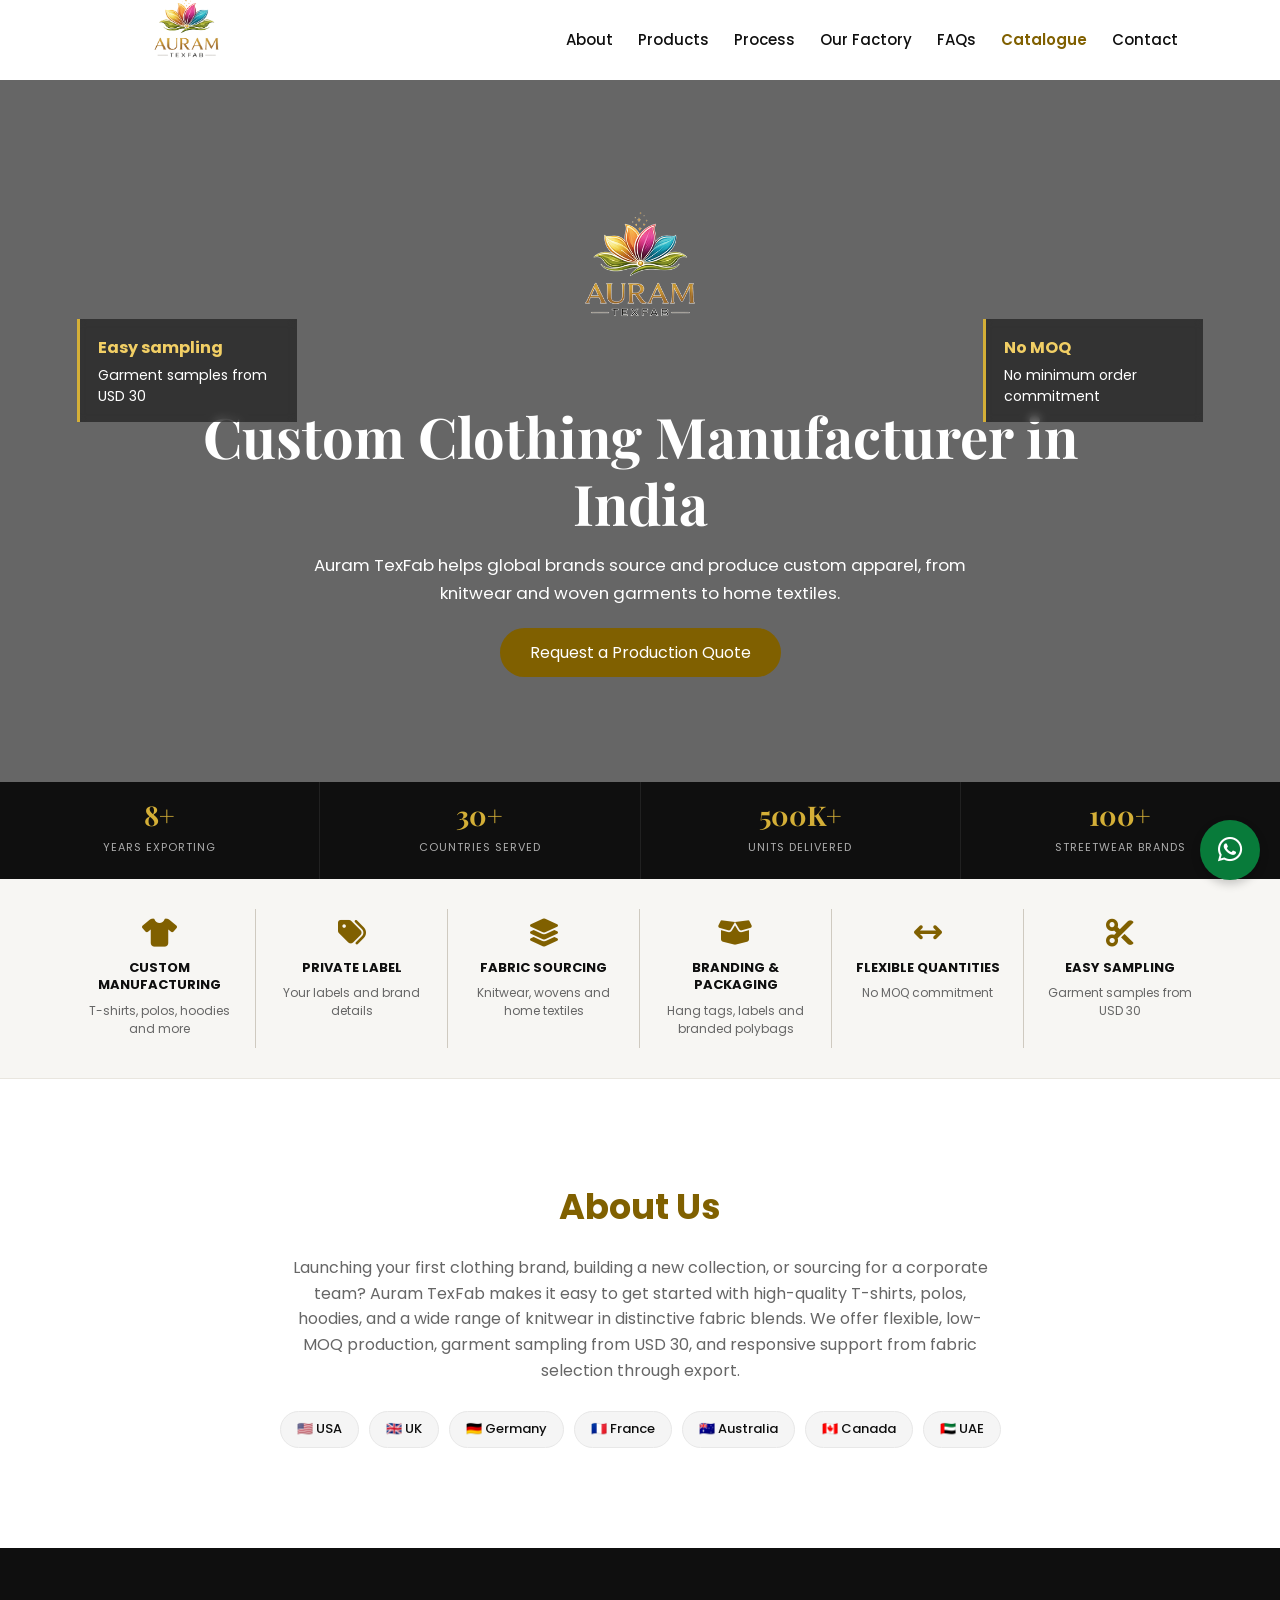
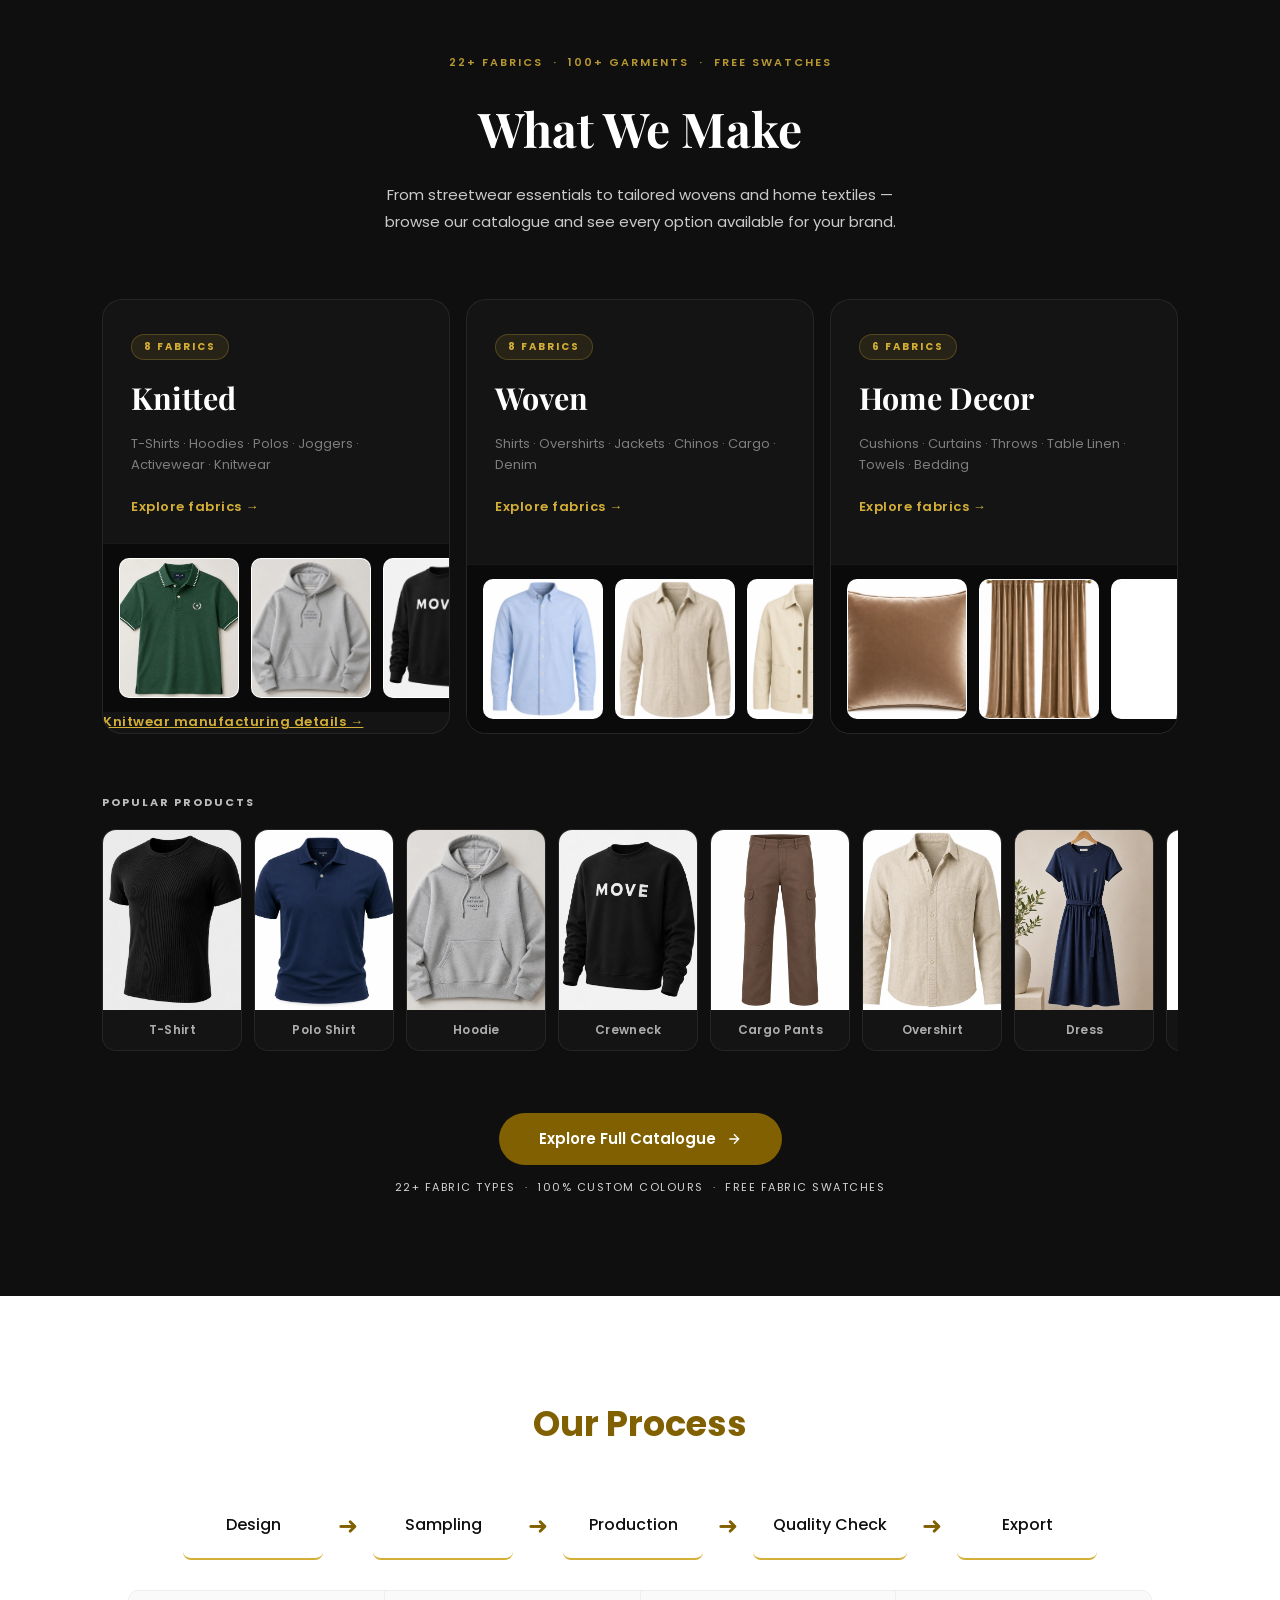
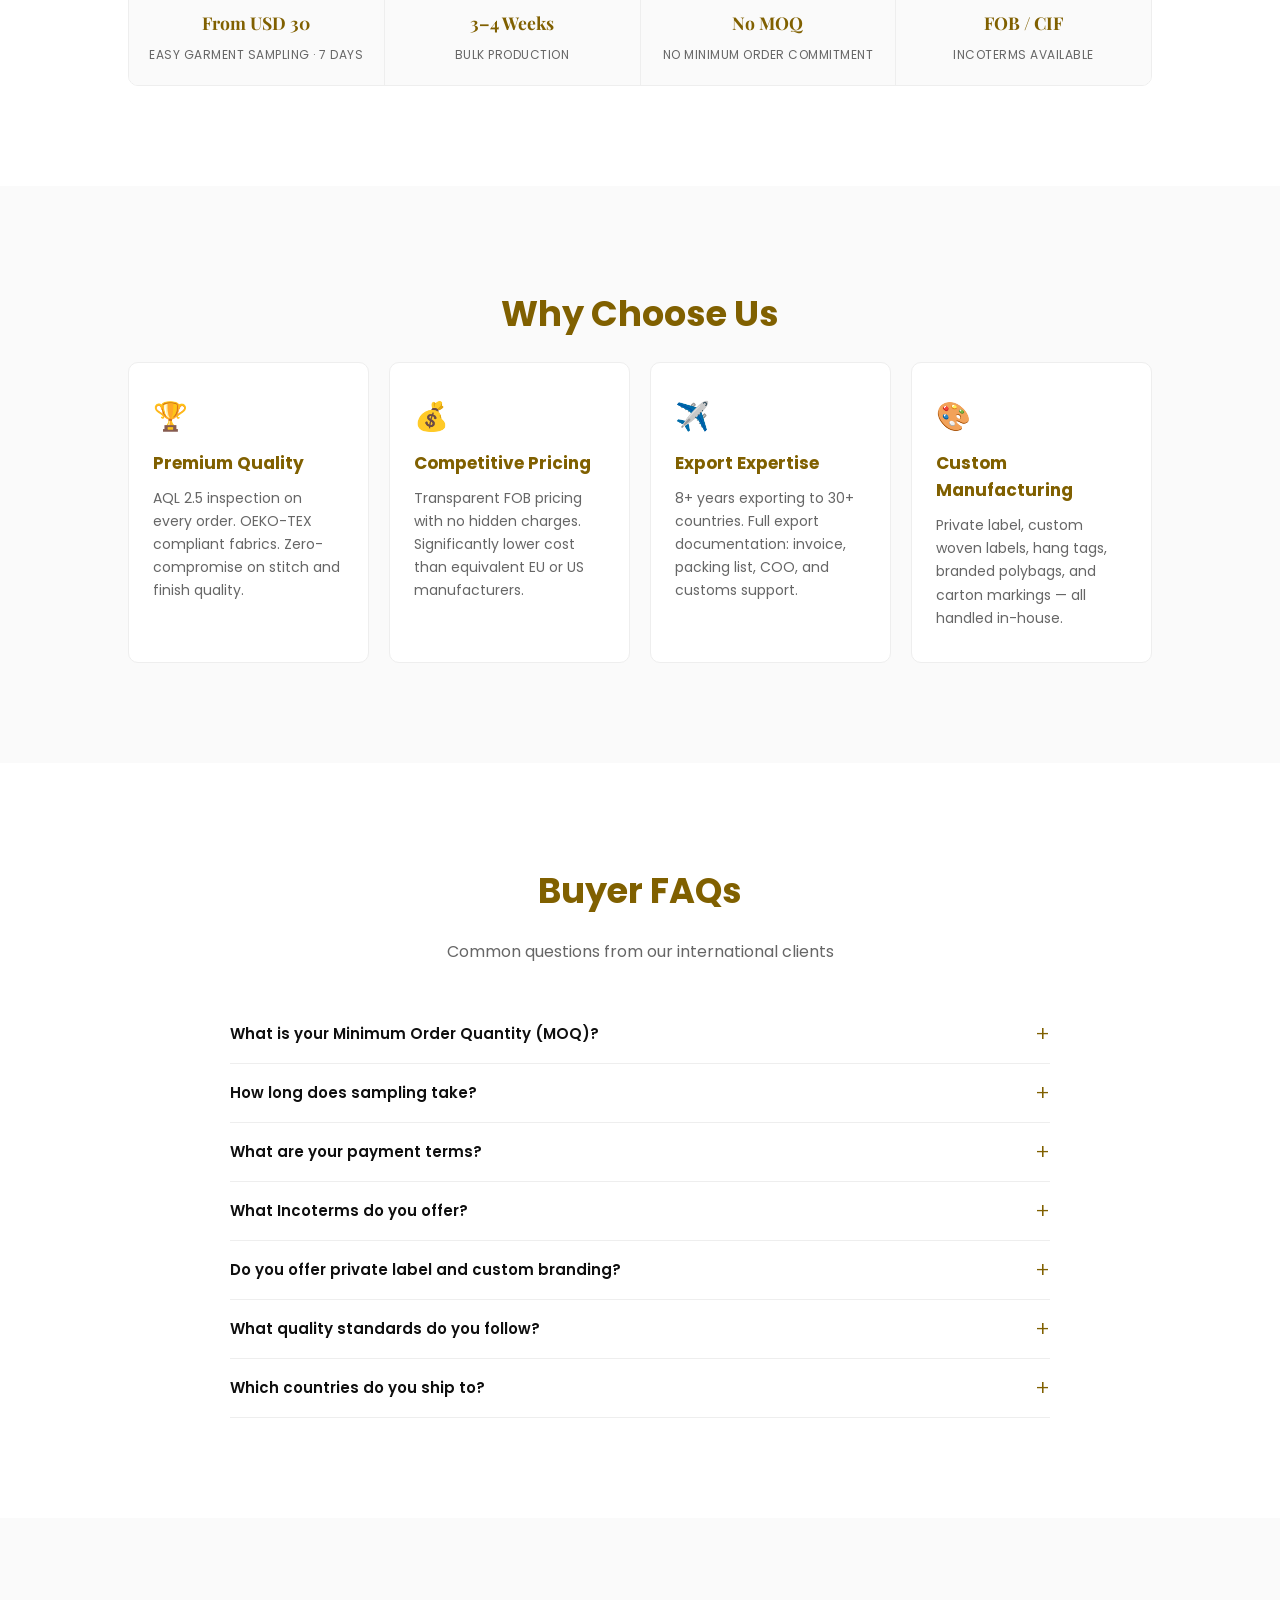
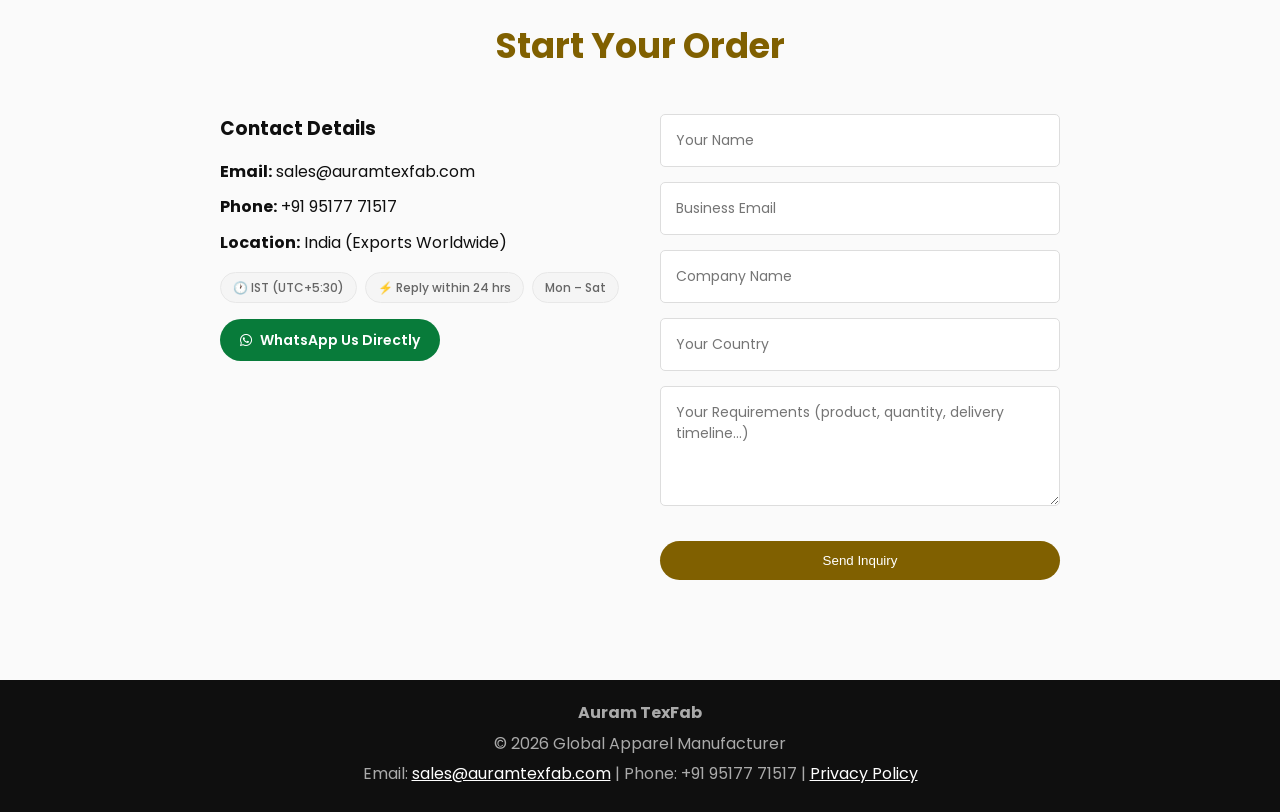
<file: index.html>
<!doctype html>
<html lang="en">
  <head>
<!-- Google tag (gtag.js) -->
<script async src="https://www.googletagmanager.com/gtag/js?id=G-LCKVNH53ZQ"></script>
<script>
  window.dataLayer = window.dataLayer || [];
  function gtag(){dataLayer.push(arguments);}
  gtag('js', new Date());
  gtag('config', 'G-LCKVNH53ZQ');
</script>
    <meta charset="UTF-8" />
    <meta name="viewport" content="width=device-width, initial-scale=1.0" />

        <meta name="description" content="Auram TexFab manufactures custom apparel in India for global brands. Explore knitwear, woven garments and home textiles, or request a production quote." />
    <link rel="canonical" href="https://www.auramtexfab.com/" />
<link rel="icon" type="image/png" sizes="128x128" href="/favicon.png" />
    <title>Custom Clothing Manufacturer in India | Auram TexFab</title>
    <script type="application/ld+json">
      {
        "@context": "https://schema.org",
        "@type": "Organization",
        "@id": "https://www.auramtexfab.com/#organization",
        "name": "Auram TexFab",
        "url": "https://www.auramtexfab.com/",
        "description": "Auram TexFab is a premium apparel solutions partner based in India, serving the USA, UK, Europe, and global markets with export-quality garments.",
        "logo": {
          "@type": "ImageObject",
          "url": "https://www.auramtexfab.com/favicon.png",
          "width": 128,
          "height": 128
        },
        "contactPoint": {
          "@type": "ContactPoint",
          "contactType": "Sales",
          "email": "sales@auramtexfab.com",
          "telephone": "+91 95177 71517",
          "availableLanguage": "English"
        }
      }
    </script>

    <link rel="stylesheet" href="Style.css" />
    <link rel="preconnect" href="https://cdnjs.cloudflare.com" crossorigin />
    <link rel="preload" href="https://cdnjs.cloudflare.com/ajax/libs/font-awesome/6.5.0/css/all.min.css" as="style" onload="this.onload=null;this.rel='stylesheet'" />
    <noscript><link rel="stylesheet" href="https://cdnjs.cloudflare.com/ajax/libs/font-awesome/6.5.0/css/all.min.css" /></noscript>
  
    <link rel="preconnect" href="https://fonts.googleapis.com" />
    <link rel="preconnect" href="https://fonts.gstatic.com" crossorigin />
    <link rel="preload" href="https://fonts.googleapis.com/css2?family=Playfair+Display:wght@600&amp;family=Poppins:wght@300;400;500;600&amp;display=swap" as="style" onload="this.onload=null;this.rel='stylesheet'" />
    <noscript><link rel="stylesheet" href="https://fonts.googleapis.com/css2?family=Playfair+Display:wght@600&amp;family=Poppins:wght@300;400;500;600&amp;display=swap" /></noscript>
  </head>

  <body>
    <!-- NAV -->
    <nav class="nav">
      <a href="index.html"
        ><img src="LogoOptimized.svg" class="nav-logo" alt="Auram TexFab Logo"
       width="512" height="341" decoding="async"/></a>

      <button class="nav-toggle" id="navToggle" aria-label="Toggle navigation">
        &#9776;
      </button>

      <div class="nav-links" id="navLinks">
        <a href="index.html#about">About</a>
        <a href="index.html#products">Products</a>
        <a href="index.html#process">Process</a>
        <a href="gallery.html">Our Factory</a>
        <a href="index.html#faq">FAQs</a>
        <a href="catalogue/index.html">Catalogue</a>
        <a href="index.html#contact">Contact</a>
      </div>
    </nav>

    <!-- HERO -->
    <section class="hero bg-home">
      <div class="overlay"></div>

      <div class="hero-content">
        <img src="LogoOptimized.svg" class="hero-logo" alt="Auram TexFab Hero Logo"  width="512" height="341" fetchpriority="high" decoding="async"/>
        <h1>Custom Clothing Manufacturer in India</h1>
        <p class="hero-description">Auram TexFab helps global brands source and produce custom apparel, from knitwear and woven garments to home textiles.</p>
        <a href="#contact" class="btn">Request a Production Quote</a>
      </div>
      <div class="hero-highlights" aria-label="Sampling and order details">
        <div class="hero-highlight hero-highlight-left">
          <strong>Easy sampling</strong>
          <span>Garment samples from USD 30</span>
        </div>
        <div class="hero-highlight hero-highlight-right">
          <strong>No MOQ</strong>
          <span>No minimum order commitment</span>
        </div>
      </div>
    </section>

    <!-- TRUST BAR -->
    <div class="trust-bar">
      <div class="trust-bar-item">
        <strong>8+</strong>
        <span>Years Exporting</span>
      </div>
      <div class="trust-bar-item">
        <strong>30+</strong>
        <span>Countries Served</span>
      </div>
      <div class="trust-bar-item">
        <strong>500K+</strong>
        <span>Units Delivered</span>
      </div>
      <div class="trust-bar-item">
        <strong>100+</strong>
        <span>Streetwear Brands</span>
      </div>
    </div>

    <section class="service-strip" aria-label="Manufacturing services">
      <div class="service-strip-item">
        <i class="fa-solid fa-shirt" aria-hidden="true"></i>
        <h2>Custom Manufacturing</h2>
        <p>T-shirts, polos, hoodies and more</p>
      </div>
      <div class="service-strip-item">
        <i class="fa-solid fa-tags" aria-hidden="true"></i>
        <h2>Private Label</h2>
        <p>Your labels and brand details</p>
      </div>
      <div class="service-strip-item">
        <i class="fa-solid fa-layer-group" aria-hidden="true"></i>
        <h2>Fabric Sourcing</h2>
        <p>Knitwear, wovens and home textiles</p>
      </div>
      <div class="service-strip-item">
        <i class="fa-solid fa-box-open" aria-hidden="true"></i>
        <h2>Branding &amp; Packaging</h2>
        <p>Hang tags, labels and branded polybags</p>
      </div>
      <div class="service-strip-item">
        <i class="fa-solid fa-arrows-left-right" aria-hidden="true"></i>
        <h2>Flexible Quantities</h2>
        <p>No MOQ commitment</p>
      </div>
      <div class="service-strip-item">
        <i class="fa-solid fa-scissors" aria-hidden="true"></i>
        <h2>Easy Sampling</h2>
        <p>Garment samples from USD 30</p>
      </div>
    </section>

    <!-- ABOUT -->
    <section id="about" class="section">
      <h2>About Us</h2>
      <p class="sub-text">
        Launching your first clothing brand, building a new collection, or
        sourcing for a corporate team? Auram TexFab makes it easy to get started
        with high-quality T-shirts, polos, hoodies, and a wide range of knitwear
        in distinctive fabric blends. We offer flexible, low-MOQ production,
        garment sampling from USD 30, and responsive support from fabric
        selection through export.
      </p>

      <div class="market-flags">
        <span class="market-flag">🇺🇸 USA</span>
        <span class="market-flag">🇬🇧 UK</span>
        <span class="market-flag">🇩🇪 Germany</span>
        <span class="market-flag">🇫🇷 France</span>
        <span class="market-flag">🇦🇺 Australia</span>
        <span class="market-flag">🇨🇦 Canada</span>
        <span class="market-flag">🇦🇪 UAE</span>
      </div>
    </section>

    <!-- COLLECTION -->
    <section id="products" class="collection-section">
      <div class="collection-inner">
        <div class="collection-head">
          <span class="collection-eyebrow"
            >22+ Fabrics &nbsp;·&nbsp; 100+ Garments &nbsp;·&nbsp; Free
            Swatches</span
          >
          <h2>What We Make</h2>
          <p class="collection-sub">
            From streetwear essentials to tailored wovens and home textiles —
            browse our catalogue and see every option available for your
            brand.
          </p>
        </div>

        <div class="collection-cats">
          <div class="ccat">
            <a href="catalogue/index.html#knitted" class="ccat-link-wrap">
              <div class="ccat-top">
                <span class="ccat-tag">8 Fabrics</span>
                <h3>Knitted</h3>
                <p>
                  T-Shirts · Hoodies · Polos · Joggers · Activewear · Knitwear
                </p>
                <span class="ccat-cta">Explore fabrics →</span>
              </div>
            </a>
            <div class="ccat-imgs">
              <a href="catalogue/index.html#knitted" class="ccat-img-link"
                ><img src="catalogue/images/polo.webp" alt="Polo"
               width="120" height="140" loading="lazy" decoding="async"/></a>
              <a href="catalogue/index.html#knitted" class="ccat-img-link"
                ><img src="catalogue/images/hooodie.webp" alt="Hoodie"
               width="120" height="140" loading="lazy" decoding="async"/></a>
              <a href="catalogue/index.html#knitted" class="ccat-img-link"
                ><img
                  src="catalogue/images/heavyweight_crew_neck.webp"
                  alt="Crewneck"
               width="120" height="140" loading="lazy" decoding="async"/></a>
            </div>
            <a href="knitwear.html" class="ccat-cta">Knitwear manufacturing details →</a>
          </div>

          <div class="ccat">
            <a href="catalogue/index.html#woven" class="ccat-link-wrap">
              <div class="ccat-top">
                <span class="ccat-tag">8 Fabrics</span>
                <h3>Woven</h3>
                <p>Shirts · Overshirts · Jackets · Chinos · Cargo · Denim</p>
                <span class="ccat-cta">Explore fabrics →</span>
              </div>
            </a>
            <div class="ccat-imgs">
              <a href="catalogue/index.html#woven" class="ccat-img-link"
                ><img
                  src="catalogue/images/shirt_oxford.webp"
                  alt="Oxford Shirt"
               width="120" height="140" loading="lazy" decoding="async"/></a>
              <a href="catalogue/index.html#woven" class="ccat-img-link"
                ><img
                  src="catalogue/images/overshirt_linen.webp"
                  alt="Linen Overshirt"
               width="120" height="140" loading="lazy" decoding="async"/></a>
              <a href="catalogue/index.html#woven" class="ccat-img-link"
                ><img
                  src="catalogue/images/jacket_canvas.webp"
                  alt="Canvas Jacket"
               width="120" height="140" loading="lazy" decoding="async"/></a>
            </div>
          </div>

          <div class="ccat">
            <a href="catalogue/index.html#homedecor" class="ccat-link-wrap">
              <div class="ccat-top">
                <span class="ccat-tag">6 Fabrics</span>
                <h3>Home Decor</h3>
                <p>
                  Cushions · Curtains · Throws · Table Linen · Towels · Bedding
                </p>
                <span class="ccat-cta">Explore fabrics →</span>
              </div>
            </a>
            <div class="ccat-imgs">
              <a href="catalogue/index.html#homedecor" class="ccat-img-link"
                ><img
                  src="catalogue/images/cushion_velvet.webp"
                  alt="Velvet Cushion"
               width="120" height="140" loading="lazy" decoding="async"/></a>
              <a href="catalogue/index.html#homedecor" class="ccat-img-link"
                ><img
                  src="catalogue/images/curtain_velvet.webp"
                  alt="Velvet Curtain"
               width="120" height="140" loading="lazy" decoding="async"/></a>
              <a href="catalogue/index.html#homedecor" class="ccat-img-link"
                ><img
                  src="catalogue/images/throw_velvet.webp"
                  alt="Velvet Throw"
               width="120" height="140" loading="lazy" decoding="async"/></a>
              <a href="catalogue/index.html#homedecor" class="ccat-img-link"
                ><img src="catalogue/images/bed_linen.webp" alt="Bed Linen"
               width="120" height="140" loading="lazy" decoding="async"/></a>
              <a href="catalogue/index.html#homedecor" class="ccat-img-link"
                ><img src="catalogue/images/towel_terry.webp" alt="Terry Towel"
               width="120" height="140" loading="lazy" decoding="async"/></a>
              <a href="catalogue/index.html#homedecor" class="ccat-img-link"
                ><img
                  src="catalogue/images/tablemat_linen.webp"
                  alt="Linen Tablemat"
               width="120" height="140" loading="lazy" decoding="async"/></a>
              <a href="catalogue/index.html#homedecor" class="ccat-img-link"
                ><img
                  src="catalogue/images/cushion_felt.webp"
                  alt="Felt Cushion"
               width="120" height="140" loading="lazy" decoding="async"/></a>
              <a href="catalogue/index.html#homedecor" class="ccat-img-link"
                ><img
                  src="catalogue/images/pillowcover_velvet.webp"
                  alt="Velvet Pillowcover"
               width="120" height="140" loading="lazy" decoding="async"/></a>
            </div>
          </div>
        </div>

        <div class="pstrip-wrap">
          <div class="pstrip-label">Popular Products</div>
          <div class="product-strip">
            <a href="catalogue/index.html" class="pstrip-item"
              ><img
                src="catalogue/images/ribknit_tshirt.webp"
                alt=""
               width="225" height="180" loading="lazy" decoding="async"/><span>T-Shirt</span></a
            >
            <a href="catalogue/index.html" class="pstrip-item"
              ><img
                src="catalogue/images/polo_interlock.webp"
                alt=""
               width="225" height="180" loading="lazy" decoding="async"/><span>Polo Shirt</span></a
            >
            <a href="catalogue/index.html" class="pstrip-item"
              ><img src="catalogue/images/hooodie.webp" alt=""  width="225" height="180" loading="lazy" decoding="async"/><span
                >Hoodie</span
              ></a
            >
            <a href="catalogue/index.html" class="pstrip-item"
              ><img
                src="catalogue/images/heavyweight_crew_neck.webp"
                alt=""
               width="225" height="180" loading="lazy" decoding="async"/><span>Crewneck</span></a
            >
            <a href="catalogue/index.html" class="pstrip-item"
              ><img src="catalogue/images/cargo_twill.webp" alt=""  width="225" height="180" loading="lazy" decoding="async"/><span
                >Cargo Pants</span
              ></a
            >
            <a href="catalogue/index.html" class="pstrip-item"
              ><img
                src="catalogue/images/overshirt_linen.webp"
                alt=""
               width="225" height="180" loading="lazy" decoding="async"/><span>Overshirt</span></a
            >
            <a href="catalogue/index.html" class="pstrip-item"
              ><img src="catalogue/images/dress.webp" alt=""  width="225" height="180" loading="lazy" decoding="async"/><span
                >Dress</span
              ></a
            >
            <a href="catalogue/index.html" class="pstrip-item"
              ><img
                src="catalogue/images/frenchterry_joggers.webp"
                alt=""
               width="225" height="180" loading="lazy" decoding="async"/><span>Joggers</span></a
            >
            <a href="catalogue/index.html" class="pstrip-item"
              ><img
                src="catalogue/images/jacket_canvas.webp"
                alt=""
               width="225" height="180" loading="lazy" decoding="async"/><span>Jacket</span></a
            >
            <a href="catalogue/index.html" class="pstrip-item"
              ><img
                src="catalogue/images/loungewear.webp"
                alt=""
               width="225" height="180" loading="lazy" decoding="async"/><span>Loungewear</span></a
            >
          </div>
        </div>

        <div class="collection-cta">
          <a href="catalogue/index.html" class="btn-catalogue">
            Explore Full Catalogue
            <svg
              viewBox="0 0 24 24"
              fill="none"
              stroke="currentColor"
              stroke-width="2"
              width="16"
              height="16"
            >
              <path d="M5 12h14M12 5l7 7-7 7" />
            </svg>
          </a>
          <p class="cta-note">
            22+ fabric types &nbsp;·&nbsp; 100% custom colours &nbsp;·&nbsp;
            Free fabric swatches
          </p>
        </div>
      </div>
    </section>

    <!-- PROCESS -->
    <section id="process" class="section">
      <h2>Our Process</h2>

      <div class="process">
        <a class="process-step" href="design.html">Design</a>
        <div class="process-arrow">&#10140;</div>
        <a class="process-step" href="sampling.html">Sampling</a>
        <div class="process-arrow">&#10140;</div>
        <a class="process-step" href="production.html">Production</a>
        <div class="process-arrow">&#10140;</div>
        <a class="process-step" href="quality-control.html">Quality Check</a>
        <div class="process-arrow">&#10140;</div>
        <a class="process-step" href="export.html">Export</a>
      </div>

      <div class="process-timeline">
        <div class="timeline-item">
          <strong>From USD 30</strong>
          <span>Easy garment sampling · 7 days</span>
        </div>
        <div class="timeline-item">
          <strong>3–4 Weeks</strong>
          <span>Bulk Production</span>
        </div>
        <div class="timeline-item">
          <strong>No MOQ</strong>
          <span>No minimum order commitment</span>
        </div>
        <div class="timeline-item">
          <strong>FOB / CIF</strong>
          <span>Incoterms Available</span>
        </div>
      </div>
    </section>

    <!-- WHY US -->
    <section class="section light">
      <h2>Why Choose Us</h2>

      <div class="grid">
        <div class="why-card">
          <div class="why-icon">🏆</div>
          <h3>Premium Quality</h3>
          <p>
            AQL 2.5 inspection on every order. OEKO-TEX compliant fabrics.
            Zero-compromise on stitch and finish quality.
          </p>
        </div>
        <div class="why-card">
          <div class="why-icon">💰</div>
          <h3>Competitive Pricing</h3>
          <p>
            Transparent FOB pricing with no hidden charges. Significantly lower
            cost than equivalent EU or US manufacturers.
          </p>
        </div>
        <div class="why-card">
          <div class="why-icon">✈️</div>
          <h3>Export Expertise</h3>
          <p>
            8+ years exporting to 30+ countries. Full export documentation:
            invoice, packing list, COO, and customs support.
          </p>
        </div>
        <div class="why-card">
          <div class="why-icon">🎨</div>
          <h3>Custom Manufacturing</h3>
          <p>
            Private label, custom woven labels, hang tags, branded polybags, and
            carton markings — all handled in-house.
          </p>
        </div>
      </div>
    </section>

    <!-- FAQ -->
    <section id="faq" class="section">
      <h2>Buyer FAQs</h2>
      <p class="sub-text">Common questions from our international clients</p>

      <div class="faq-list">
        <div class="faq-item">
          <button class="faq-question">
            What is your Minimum Order Quantity (MOQ)?
            <span class="faq-icon">+</span>
          </button>
          <div class="faq-answer">
            We have no minimum order quantity. Whether you're launching a
            capsule collection or scaling a full streetwear line, we work with
            you at any volume. Contact us to discuss your needs.
          </div>
        </div>

        <div class="faq-item">
          <button class="faq-question">
            How long does sampling take?
            <span class="faq-icon">+</span>
          </button>
          <div class="faq-answer">
            Fabric swatches are free so you can review the material before
            committing to an order. Garment samples start at USD 30 and take
            7 days to produce after design and fabric confirmation.
          </div>
        </div>

        <div class="faq-item">
          <button class="faq-question">
            What are your payment terms?
            <span class="faq-icon">+</span>
          </button>
          <div class="faq-answer">
            We accept 30% advance via T/T (bank transfer) with the 70% balance
            payable before shipment. L/C at sight is available for orders above
            $10,000. PayPal is accepted for sample payments.
          </div>
        </div>

        <div class="faq-item">
          <button class="faq-question">
            What Incoterms do you offer?
            <span class="faq-icon">+</span>
          </button>
          <div class="faq-answer">
            We ship FOB (Surat / Mumbai port), CIF to your destination port, and
            Ex-Works from our factory. We work with all major freight forwarders
            and can help coordinate logistics on your behalf.
          </div>
        </div>

        <div class="faq-item">
          <button class="faq-question">
            Do you offer private label and custom branding?
            <span class="faq-icon">+</span>
          </button>
          <div class="faq-answer">
            Yes. We handle custom woven labels, printed care labels, hang tags,
            branded polybag printing, and carton markings with your brand
            details. Full private-label production is available at no extra MOQ.
          </div>
        </div>

        <div class="faq-item">
          <button class="faq-question">
            What quality standards do you follow?
            <span class="faq-icon">+</span>
          </button>
          <div class="faq-answer">
            We follow AQL 2.5 inspection standards on all bulk orders and use
            OEKO-TEX compliant fabrics. Pre-shipment inspections by third-party
            QC agencies (QIMA, Bureau Veritas, SGS) can be arranged at your
            request.
          </div>
        </div>

        <div class="faq-item">
          <button class="faq-question">
            Which countries do you ship to?
            <span class="faq-icon">+</span>
          </button>
          <div class="faq-answer">
            We ship to the USA, UK, Germany, France, Netherlands, Australia,
            Canada, UAE, and 25+ other countries. We are experienced in all
            major international shipping regulations and customs requirements.
          </div>
        </div>
      </div>
    </section>

    <!-- CONTACT -->
    <section id="contact" class="section light">
      <h2>Start Your Order</h2>

      <div class="contact-wrapper">
        <div class="contact-info">
          <h3>Contact Details</h3>
          <p><strong>Email:</strong> sales@auramtexfab.com</p>
          <p><strong>Phone:</strong> +91 95177 71517</p>
          <p><strong>Location:</strong> India (Exports Worldwide)</p>

          <div class="contact-badges">
            <span class="contact-badge">🕐 IST (UTC+5:30)</span>
            <span class="contact-badge">⚡ Reply within 24 hrs</span>
            <span class="contact-badge">Mon – Sat</span>
          </div>

          <a
            href="https://wa.me/919517771517?text=Hi%20Auram%20TexFab%2C%20I%27m%20interested%20in%20placing%20a%20bulk%20order.%20Can%20you%20share%20your%20catalog%20and%20pricing%3F"
            class="contact-wa-link"
            target="_blank"
            rel="noopener"
          >
            <i class="fa-brands fa-whatsapp"></i> WhatsApp Us Directly
          </a>
        </div>

        <form action="https://formspree.io/f/xgoprney" method="POST">
          <input type="text" name="name" placeholder="Your Name" required />
          <input
            type="email"
            name="email"
            placeholder="Business Email"
            required
          />
          <input type="text" name="company" placeholder="Company Name" />
          <input type="text" name="country" placeholder="Your Country" />
          <textarea
            name="message"
            placeholder="Your Requirements (product, quantity, delivery timeline…)"
            required
          ></textarea>

          <input type="hidden" name="_redirect" value="thankyou.html" />
          <input type="hidden" name="source" value="Auram TexFab Website" />

          <button type="submit" class="btn">Send Inquiry</button>
        </form>
      </div>
    </section>

    <!-- FOOTER -->
    <footer class="footer-home">
      <p><strong>Auram TexFab</strong></p>
      <p>© 2026 Global Apparel Manufacturer</p>
      <p>
        Email:
        <a href="mailto:sales@auramtexfab.com">sales@auramtexfab.com</a> |
        <span class="no-wrap">Phone: +91 95177 71517</span> |
        <a href="privacy.html">Privacy Policy</a>
      </p>
    </footer>

    <!-- WHATSAPP -->
    <a
      href="https://wa.me/919517771517?text=Hi%20Auram%20TexFab%2C%20I%27m%20interested%20in%20placing%20a%20bulk%20order.%20Can%20you%20share%20your%20catalog%20and%20pricing%3F"
      class="whatsapp"
      aria-label="Chat on WhatsApp"
      target="_blank"
      rel="noopener"
    >
      <i class="fa-brands fa-whatsapp"></i>
    </a>

    <script src="Script.js"></script>
</body>
</html>
</file>
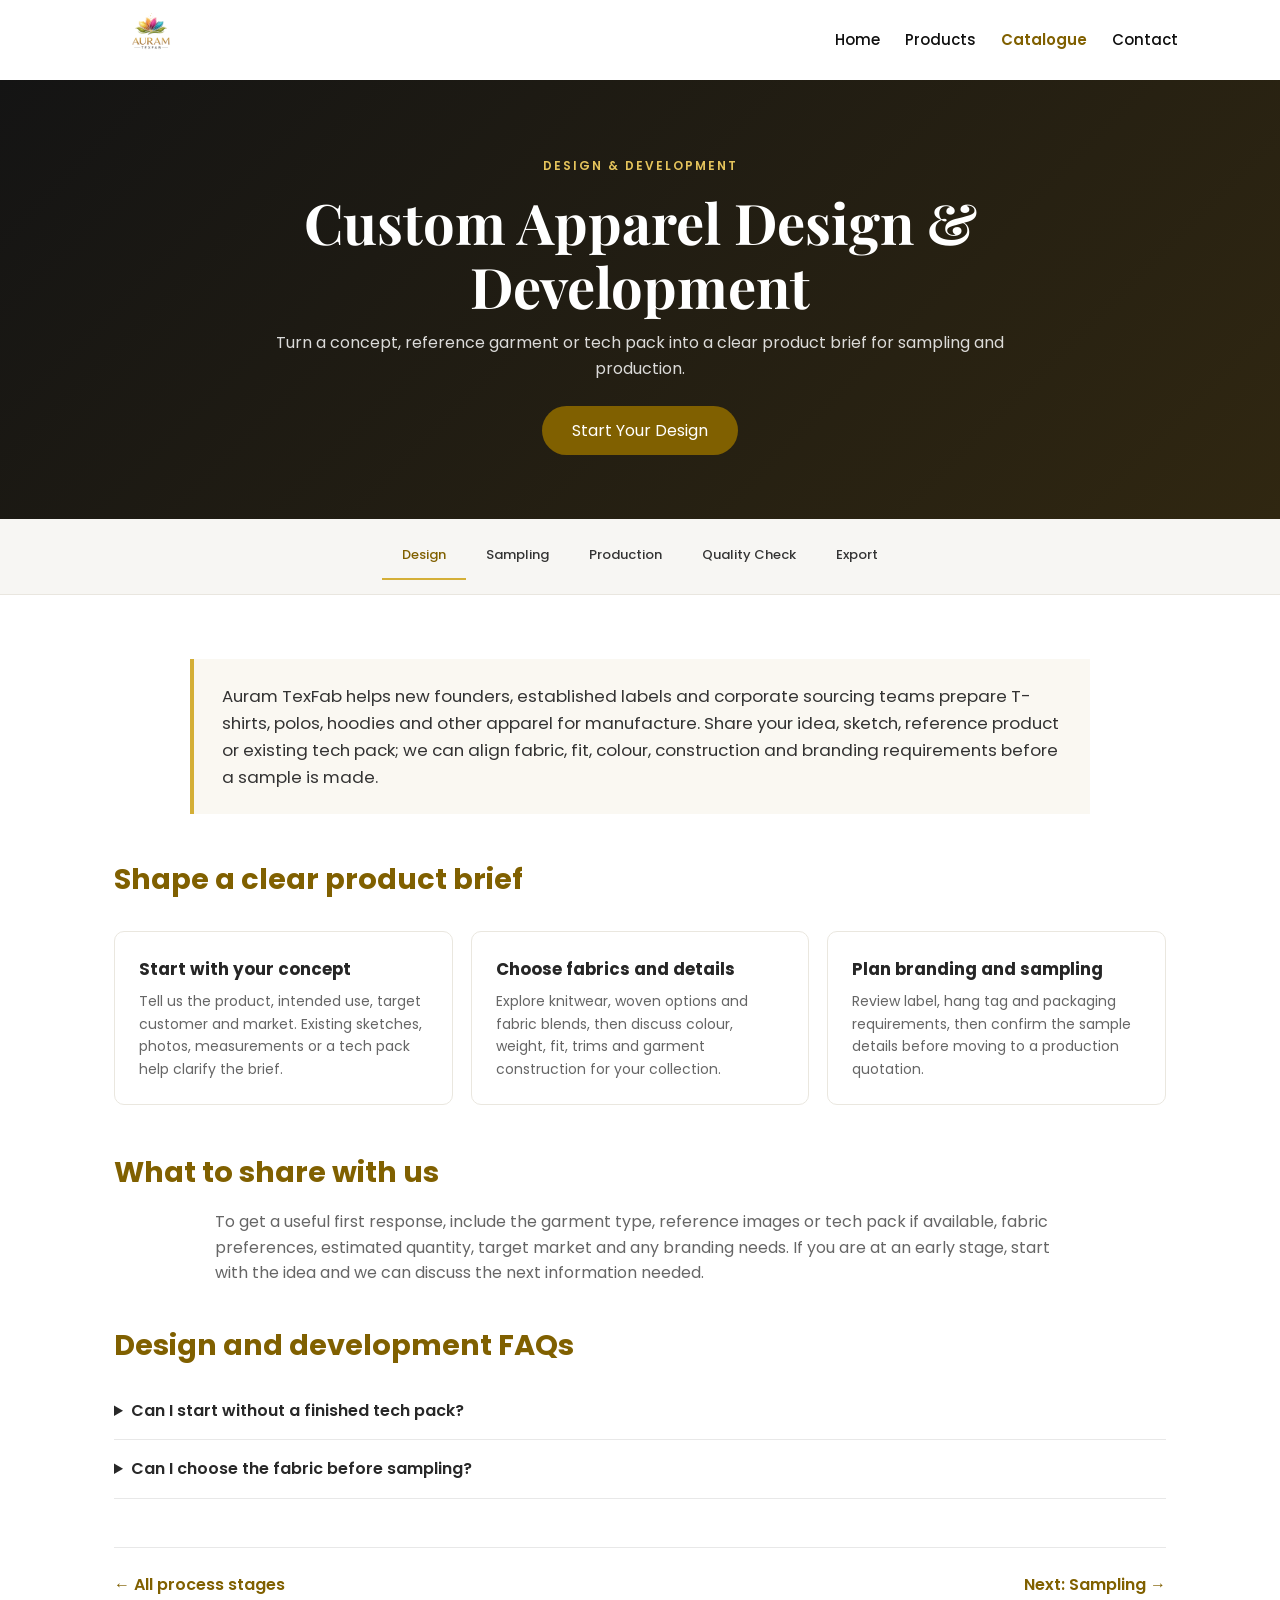
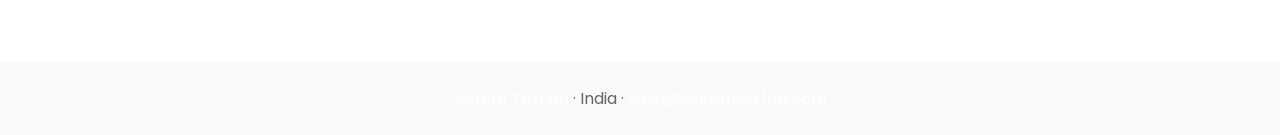
<file: design.html>
<!doctype html>
<html lang="en">
<head>
<!-- Google tag (gtag.js) -->
<script async src="https://www.googletagmanager.com/gtag/js?id=G-LCKVNH53ZQ"></script>
<script>
  window.dataLayer = window.dataLayer || [];
  function gtag(){dataLayer.push(arguments);}
  gtag('js', new Date());
  gtag('config', 'G-LCKVNH53ZQ');
</script>
  <meta charset="UTF-8" />
  <meta name="viewport" content="width=device-width, initial-scale=1.0" />
  <title>Custom Apparel Design &amp; Development | Auram TexFab</title>
  <meta name="description" content="Develop your next T-shirt, polo or hoodie collection with Auram TexFab. Align fabrics, fit, colours and branding before sampling." />
  <link rel="canonical" href="https://www.auramtexfab.com/design.html" />
  <link rel="icon" type="image/png" sizes="128x128" href="/favicon.png" />
  <link rel="stylesheet" href="Style.css" />
  <link rel="stylesheet" href="service-pages.css" />
  <link rel="preconnect" href="https://fonts.googleapis.com" />
  <link rel="preconnect" href="https://fonts.gstatic.com" crossorigin />
  <link href="https://fonts.googleapis.com/css2?family=Playfair+Display:wght@600&amp;family=Poppins:wght@300;400;500;600&amp;display=swap" rel="stylesheet" />
</head>
<body>
  <nav class="nav">
    <a href="index.html"><img src="LogoOptimized.svg" class="nav-logo nav-logo-product" alt="Auram TexFab" width="512" height="341" /></a>
    <button class="nav-toggle" id="navToggle" aria-label="Toggle navigation">&#9776;</button>
    <div class="nav-links" id="navLinks">
      <a href="index.html">Home</a><a href="index.html#products">Products</a><a href="catalogue/index.html">Catalogue</a><a href="index.html#contact">Contact</a>
    </div>
  </nav>
  <header class="service-page-hero">
    <span class="eyebrow">Design &amp; Development</span>
    <h1>Custom Apparel Design &amp; Development</h1>
    <p>Turn a concept, reference garment or tech pack into a clear product brief for sampling and production.</p>
    <a class="btn" href="index.html#contact">Start Your Design</a>
  </header>
  <nav class="service-steps" aria-label="Manufacturing process">
    <a href="design.html" aria-current="page">Design</a><a href="sampling.html">Sampling</a><a href="production.html">Production</a><a href="quality-control.html">Quality Check</a><a href="export.html">Export</a>
  </nav>
  <main class="service-content">
    <p class="service-lead">Auram TexFab helps new founders, established labels and corporate sourcing teams prepare T-shirts, polos, hoodies and other apparel for manufacture. Share your idea, sketch, reference product or existing tech pack; we can align fabric, fit, colour, construction and branding requirements before a sample is made.</p>
    <h2>Shape a clear product brief</h2>
    <div class="service-feature-grid">
      <article class="service-feature"><h3>Start with your concept</h3><p>Tell us the product, intended use, target customer and market. Existing sketches, photos, measurements or a tech pack help clarify the brief.</p></article>
      <article class="service-feature"><h3>Choose fabrics and details</h3><p>Explore knitwear, woven options and fabric blends, then discuss colour, weight, fit, trims and garment construction for your collection.</p></article>
      <article class="service-feature"><h3>Plan branding and sampling</h3><p>Review label, hang tag and packaging requirements, then confirm the sample details before moving to a production quotation.</p></article>
    </div>
    <h2>What to share with us</h2>
    <p>To get a useful first response, include the garment type, reference images or tech pack if available, fabric preferences, estimated quantity, target market and any branding needs. If you are at an early stage, start with the idea and we can discuss the next information needed.</p>
    <div class="service-faq">
      <h2>Design and development FAQs</h2>
      <details><summary>Can I start without a finished tech pack?</summary><p>Yes. Share your idea, sketch or reference garment and the team can discuss the information needed to define the product brief.</p></details>
      <details><summary>Can I choose the fabric before sampling?</summary><p>Yes. Fabric and trim choices can be discussed as part of the brief so the sample reflects your requirements as closely as possible.</p></details>
    </div>
    <div class="service-next"><a href="index.html#process">← All process stages</a><a href="sampling.html">Next: Sampling →</a></div>
  </main>
  <footer class="service-page-footer"><a href="index.html">Auram TexFab</a> · India · <a href="mailto:sales@auramtexfab.com">sales@auramtexfab.com</a></footer>
  <script src="Script.js"></script>
</body>
</html>
</file>
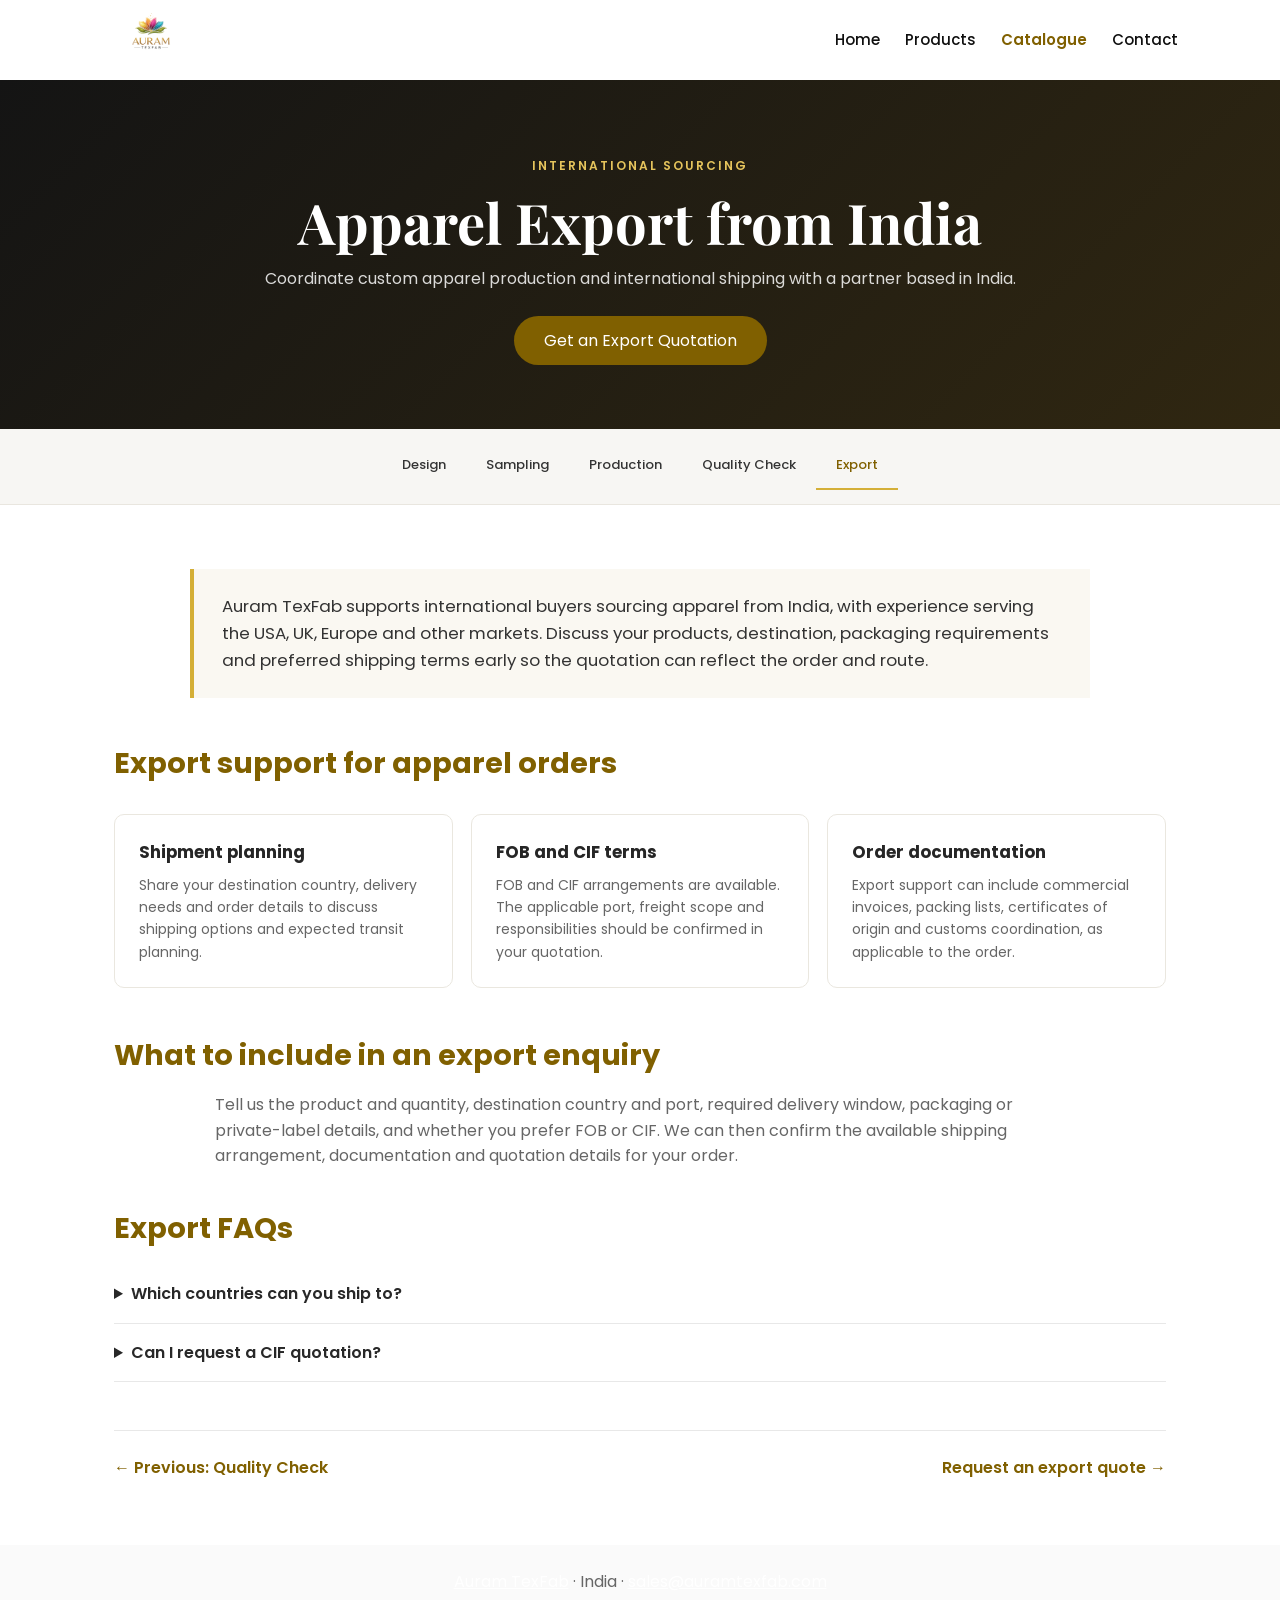
<file: export.html>
<!doctype html>
<html lang="en">
<head>
<!-- Google tag (gtag.js) -->
<script async src="https://www.googletagmanager.com/gtag/js?id=G-LCKVNH53ZQ"></script>
<script>
  window.dataLayer = window.dataLayer || [];
  function gtag(){dataLayer.push(arguments);}
  gtag('js', new Date());
  gtag('config', 'G-LCKVNH53ZQ');
</script>
  <meta charset="UTF-8" /><meta name="viewport" content="width=device-width, initial-scale=1.0" />
  <title>Apparel Export from India | Auram TexFab</title>
  <meta name="description" content="Source custom apparel from India with Auram TexFab. Discuss export documentation, FOB or CIF shipping and order coordination for your market." />
  <link rel="canonical" href="https://www.auramtexfab.com/export.html" /><link rel="icon" type="image/png" sizes="128x128" href="/favicon.png" />
  <link rel="stylesheet" href="Style.css" /><link rel="stylesheet" href="service-pages.css" /><link rel="preconnect" href="https://fonts.googleapis.com" /><link rel="preconnect" href="https://fonts.gstatic.com" crossorigin /><link href="https://fonts.googleapis.com/css2?family=Playfair+Display:wght@600&amp;family=Poppins:wght@300;400;500;600&amp;display=swap" rel="stylesheet" />
</head>
<body>
  <nav class="nav"><a href="index.html"><img src="LogoOptimized.svg" class="nav-logo nav-logo-product" alt="Auram TexFab" width="512" height="341" /></a><button class="nav-toggle" id="navToggle" aria-label="Toggle navigation">&#9776;</button><div class="nav-links" id="navLinks"><a href="index.html">Home</a><a href="index.html#products">Products</a><a href="catalogue/index.html">Catalogue</a><a href="index.html#contact">Contact</a></div></nav>
  <header class="service-page-hero"><span class="eyebrow">International Sourcing</span><h1>Apparel Export from India</h1><p>Coordinate custom apparel production and international shipping with a partner based in India.</p><a class="btn" href="index.html#contact">Get an Export Quotation</a></header>
  <nav class="service-steps" aria-label="Manufacturing process"><a href="design.html">Design</a><a href="sampling.html">Sampling</a><a href="production.html">Production</a><a href="quality-control.html">Quality Check</a><a href="export.html" aria-current="page">Export</a></nav>
  <main class="service-content">
    <p class="service-lead">Auram TexFab supports international buyers sourcing apparel from India, with experience serving the USA, UK, Europe and other markets. Discuss your products, destination, packaging requirements and preferred shipping terms early so the quotation can reflect the order and route.</p>
    <h2>Export support for apparel orders</h2>
    <div class="service-feature-grid">
      <article class="service-feature"><h3>Shipment planning</h3><p>Share your destination country, delivery needs and order details to discuss shipping options and expected transit planning.</p></article>
      <article class="service-feature"><h3>FOB and CIF terms</h3><p>FOB and CIF arrangements are available. The applicable port, freight scope and responsibilities should be confirmed in your quotation.</p></article>
      <article class="service-feature"><h3>Order documentation</h3><p>Export support can include commercial invoices, packing lists, certificates of origin and customs coordination, as applicable to the order.</p></article>
    </div>
    <h2>What to include in an export enquiry</h2>
    <p>Tell us the product and quantity, destination country and port, required delivery window, packaging or private-label details, and whether you prefer FOB or CIF. We can then confirm the available shipping arrangement, documentation and quotation details for your order.</p>
    <div class="service-faq"><h2>Export FAQs</h2>
      <details><summary>Which countries can you ship to?</summary><p>Auram TexFab serves buyers in the USA, UK, Europe and other global markets. Confirm your destination and shipping requirements with the team for current options.</p></details>
      <details><summary>Can I request a CIF quotation?</summary><p>Yes. FOB and CIF terms are available. Include your destination port so the applicable freight scope can be reviewed.</p></details>
    </div>
    <div class="service-next"><a href="quality-control.html">← Previous: Quality Check</a><a href="index.html#contact">Request an export quote →</a></div>
  </main>
  <footer class="service-page-footer"><a href="index.html">Auram TexFab</a> · India · <a href="mailto:sales@auramtexfab.com">sales@auramtexfab.com</a></footer><script src="Script.js"></script>
</body>
</html>
</file>
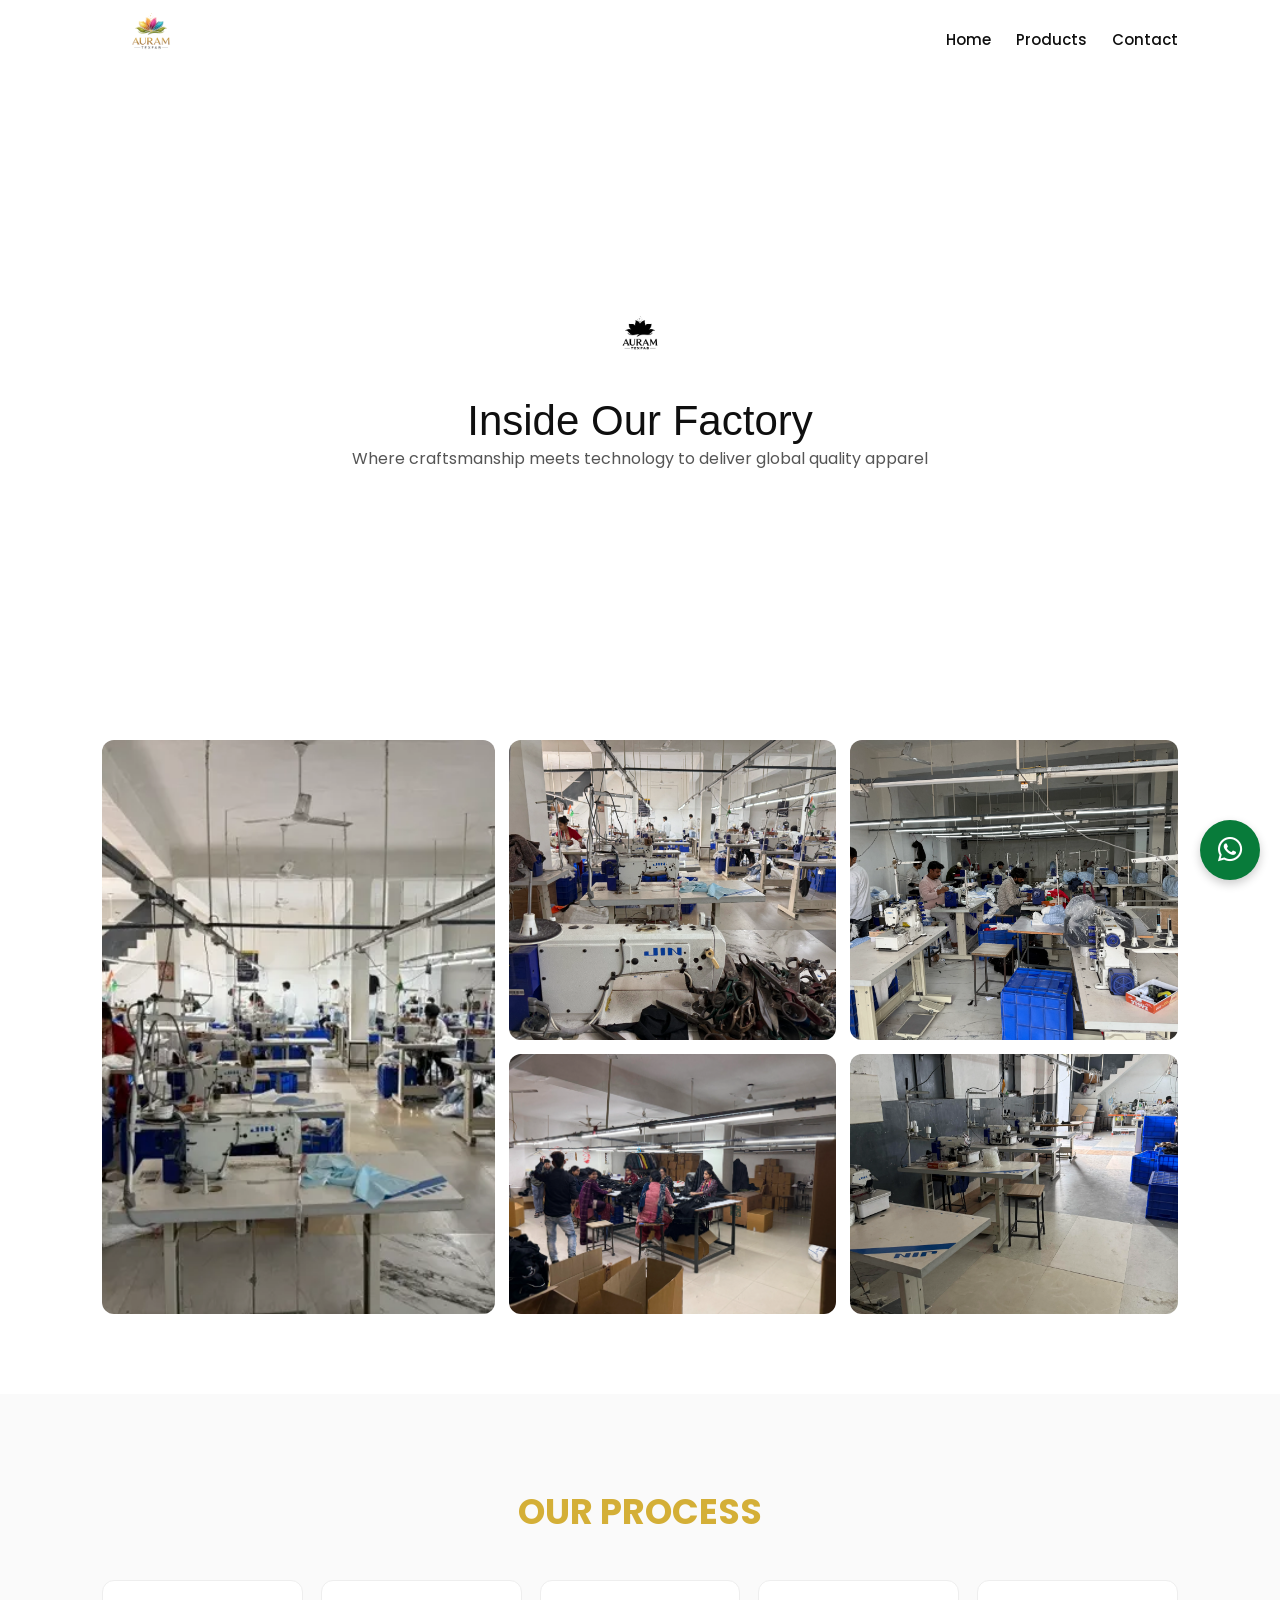
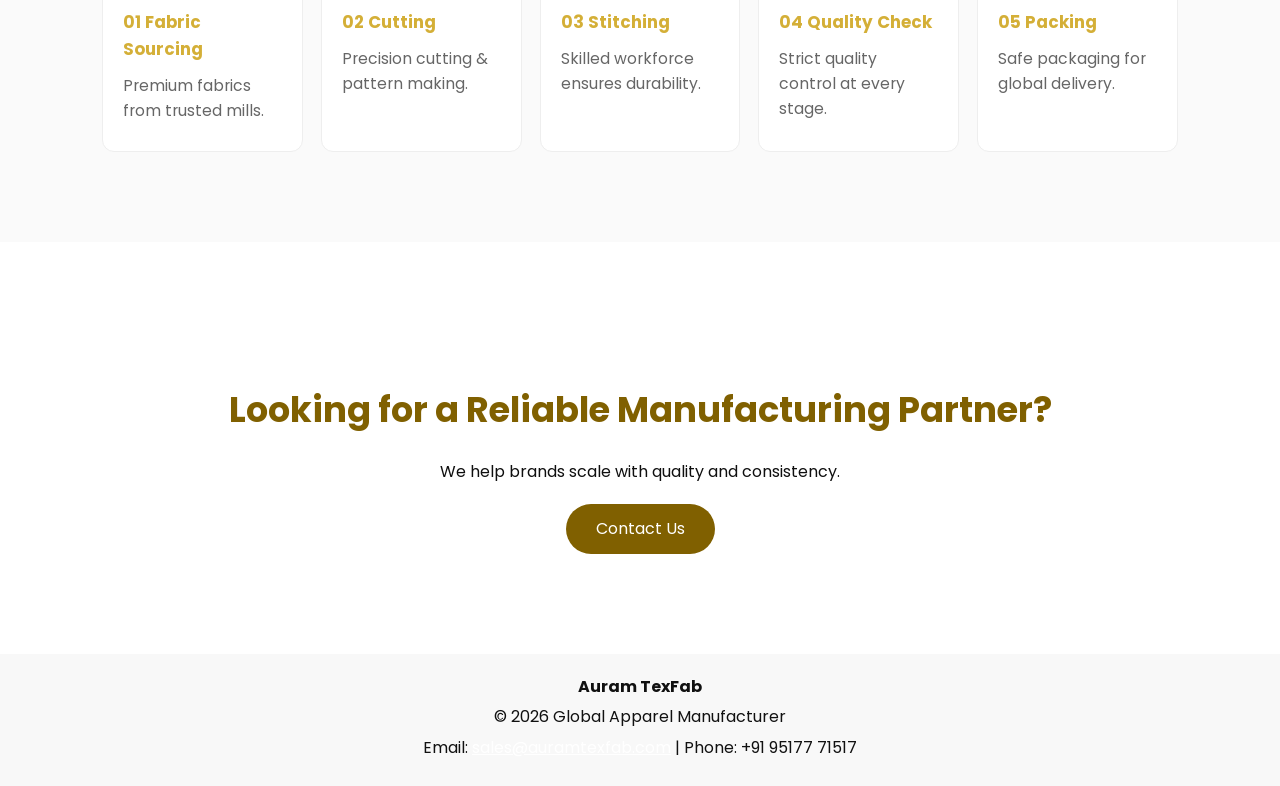
<file: gallery.html>
<!doctype html>
<html lang="en">
  <head>
<!-- Google tag (gtag.js) -->
<script async src="https://www.googletagmanager.com/gtag/js?id=G-LCKVNH53ZQ"></script>
<script>
  window.dataLayer = window.dataLayer || [];
  function gtag(){dataLayer.push(arguments);}
  gtag('js', new Date());
  gtag('config', 'G-LCKVNH53ZQ');
</script>
    <meta charset="UTF-8" />
    <meta name="viewport" content="width=device-width, initial-scale=1.0" />
    <title>Auram TexFab | Gallery</title>

    <link rel="stylesheet" href="Style.css" />
    <link rel="preconnect" href="https://cdnjs.cloudflare.com" crossorigin />
    <link rel="preload" href="https://cdnjs.cloudflare.com/ajax/libs/font-awesome/6.5.0/css/all.min.css" as="style" onload="this.onload=null;this.rel='stylesheet'" />
    <noscript><link rel="stylesheet" href="https://cdnjs.cloudflare.com/ajax/libs/font-awesome/6.5.0/css/all.min.css" /></noscript>

    <style>
      .bg-gallery {
        background: url("https://images.unsplash.com/photo-1647013751862-0cb47477668d?q=80&w=1171&auto=format&fit=crop&ixlib=rb-4.1.0&ixid=M3wxMjA3fDB8MHxwaG90by1wYWdlfHx8fGVufDB8fHx8fA%3D%3D")
          center/cover no-repeat;
      }

      .gallery-section {
        padding: 80px 8%;
        text-align: center;
      }

      .gallery-grid {
        display: grid;
        grid-template-columns: 1.2fr 1fr 1fr;
        grid-template-rows: 300px 260px;
        gap: 14px;
        margin-top: 40px;
      }

      .gallery-item {
        position: relative;
        overflow: hidden;
        border-radius: 12px;
      }

      .gallery-item:nth-child(1) {
        grid-column: 1;
        grid-row: 1 / 3;
      }

      .gallery-item:nth-child(2) {
        grid-column: 2;
        grid-row: 1;
      }
      .gallery-item:nth-child(3) {
        grid-column: 3;
        grid-row: 1;
      }
      .gallery-item:nth-child(4) {
        grid-column: 2;
        grid-row: 2;
      }
      .gallery-item:nth-child(5) {
        grid-column: 3;
        grid-row: 2;
      }

      .gallery-item img {
        width: 100%;
        height: 100%;
        object-fit: cover;
        display: block;
        transition: transform 0.4s ease;
      }

      .gallery-item:hover img {
        transform: scale(1.06);
      }

      .process-section {
        padding: 90px 8%;
        text-align: center;
        background: #fafafa;
      }

      .process-section h2 {
        color: var(--gold);
        margin-bottom: 20px;
        font-size: 2.2rem;
      }

      .process-section .steps {
        display: grid;
        grid-template-columns: repeat(5, minmax(0, 1fr));
        gap: 18px;
        margin-top: 40px;
      }

      .process-section .step {
        background: var(--white);
        border: 1px solid #eee;
        border-radius: 12px;
        padding: 28px 20px;
        text-align: left;
        transition:
          transform 0.3s ease,
          box-shadow 0.3s ease,
          border-color 0.3s ease;
      }

      .process-section .step:hover {
        transform: translateY(-6px);
        border-color: var(--gold);
        box-shadow: 0 12px 28px rgba(0, 0, 0, 0.08);
      }

      .process-section .step h3 {
        color: var(--gold);
        margin-bottom: 10px;
        font-size: 1.05rem;
      }

      .process-section .step p {
        color: var(--gray);
        font-size: 0.98rem;
      }

      @media (max-width: 768px) {
        .gallery-section {
          padding: 60px 5%;
        }

        .gallery-grid {
          grid-template-columns: 1fr;
          grid-template-rows: repeat(5, 260px);
          gap: 12px;
        }

        .gallery-item:nth-child(1),
        .gallery-item:nth-child(2),
        .gallery-item:nth-child(3),
        .gallery-item:nth-child(4),
        .gallery-item:nth-child(5) {
          grid-column: 1;
          grid-row: auto;
        }

        .process-section {
          padding: 70px 5%;
        }

        .process-section .steps {
          grid-template-columns: repeat(2, minmax(0, 1fr));
        }
      }

      @media (max-width: 480px) {
        .gallery-section {
          padding: 40px 5%;
        }

        .gallery-grid {
          grid-template-columns: 1fr;
          grid-template-rows: repeat(5, 220px);
          gap: 8px;
        }

        .gallery-item:nth-child(1),
        .gallery-item:nth-child(2),
        .gallery-item:nth-child(3),
        .gallery-item:nth-child(4),
        .gallery-item:nth-child(5) {
          grid-column: 1;
          grid-row: auto;
        }

        .process-section {
          padding: 60px 5%;
        }

        .process-section .steps {
          grid-template-columns: 1fr;
        }
      }
    </style>
  
    <link rel="preconnect" href="https://fonts.googleapis.com" />
    <link rel="preconnect" href="https://fonts.gstatic.com" crossorigin />
    <link rel="preload" href="https://fonts.googleapis.com/css2?family=Playfair+Display:wght@600&amp;family=Poppins:wght@300;400;500;600&amp;display=swap" as="style" onload="this.onload=null;this.rel='stylesheet'" />
    <noscript><link rel="stylesheet" href="https://fonts.googleapis.com/css2?family=Playfair+Display:wght@600&amp;family=Poppins:wght@300;400;500;600&amp;display=swap" /></noscript>
  </head>

  <body>
    <!-- NAVBAR -->
    <nav class="nav">
      <a href="index.html"
        ><img
          src="LogoOptimized.svg"
          class="nav-logo nav-logo-product"
          alt="Auram TexFab Logo"
      /></a>

      <button class="nav-toggle" id="navToggle" aria-label="Toggle navigation">
        &#9776;
      </button>

      <div class="nav-links" id="navLinks">
        <a href="index.html">Home</a>
        <a href="index.html#products">Products</a>
        <a href="index.html#contact">Contact</a>
      </div>
    </nav>

    <!-- HERO -->
    <div class="hero hero-small bg-gallery light-overlay hero-dark-text">
      <div class="overlay"></div>
      <div class="hero-content">
        <img
          src="LogoOptimized.svg"
          class="hero-logo hero-logo-small"
          alt="Auram TexFab Logo"
        />
        <h1>Inside Our Factory</h1>
        <p>
          Where craftsmanship meets technology to deliver global quality apparel
        </p>
      </div>
    </div>

    <!-- GALLERY CONTENT -->
    <section class="gallery-section">
      <div class="gallery-grid">
        <div class="gallery-item">
          <img src="images/factory1.webp" alt="Factory floor" />
        </div>
        <div class="gallery-item">
          <img src="images/factory2.webp" alt="Production area" />
        </div>
        <div class="gallery-item">
          <img src="images/factory3.webp" alt="Quality control" />
        </div>
        <div class="gallery-item">
          <img src="images/factory4.webp" alt="Packaging area" />
        </div>
        <div class="gallery-item">
          <img src="images/factory5.webp" alt="Equipment" />
        </div>
      </div>
    </section>

    <!-- PROCESS -->
    <section class="process-section" id="process">
      <h2>OUR PROCESS</h2>

      <div class="steps">
        <div class="step">
          <h3>01 Fabric Sourcing</h3>
          <p>Premium fabrics from trusted mills.</p>
        </div>

        <div class="step">
          <h3>02 Cutting</h3>
          <p>Precision cutting &amp; pattern making.</p>
        </div>

        <div class="step">
          <h3>03 Stitching</h3>
          <p>Skilled workforce ensures durability.</p>
        </div>

        <div class="step">
          <h3>04 Quality Check</h3>
          <p>Strict quality control at every stage.</p>
        </div>

        <div class="step">
          <h3>05 Packing</h3>
          <p>Safe packaging for global delivery.</p>
        </div>
      </div>
    </section>

    <!-- CTA -->
    <div class="section">
      <div class="cta">
        <h2>Looking for a Reliable Manufacturing Partner?</h2>
        <p>We help brands scale with quality and consistency.</p>
        <a href="index.html#contact" class="btn">Contact Us</a>
      </div>
    </div>

    <!-- FOOTER -->
    <footer class="footer-light">
      <p><strong>Auram TexFab</strong></p>
      <p>© 2026 Global Apparel Manufacturer</p>
      <p>
        Email:
        <a href="mailto:sales@auramtexfab.com">sales@auramtexfab.com</a> |
        <span class="no-wrap">Phone: +91 95177 71517</span>
      </p>
    </footer>

    <!-- WHATSAPP -->
    <a
      href="https://wa.me/919517771517?text=Hi%20Auram%20TexFab%2C%20I%27m%20interested%20in%20placing%20a%20bulk%20order.%20Can%20you%20share%20your%20catalog%20and%20pricing%3F"
      class="whatsapp"
      aria-label="Chat on WhatsApp"
      target="_blank"
    >
      <i class="fa-brands fa-whatsapp"></i>
    </a>

    <!-- SCRIPT -->
    <script>
      const navToggle = document.getElementById("navToggle");
      const navLinks = document.getElementById("navLinks");

      navToggle.addEventListener("click", () => {
        navLinks.classList.toggle("active");
      });

      navLinks.querySelectorAll("a").forEach((link) => {
        link.addEventListener("click", () => {
          navLinks.classList.remove("active");
        });
      });
    </script>
    <script src="Script.js"></script>
</body>
</html>
</file>
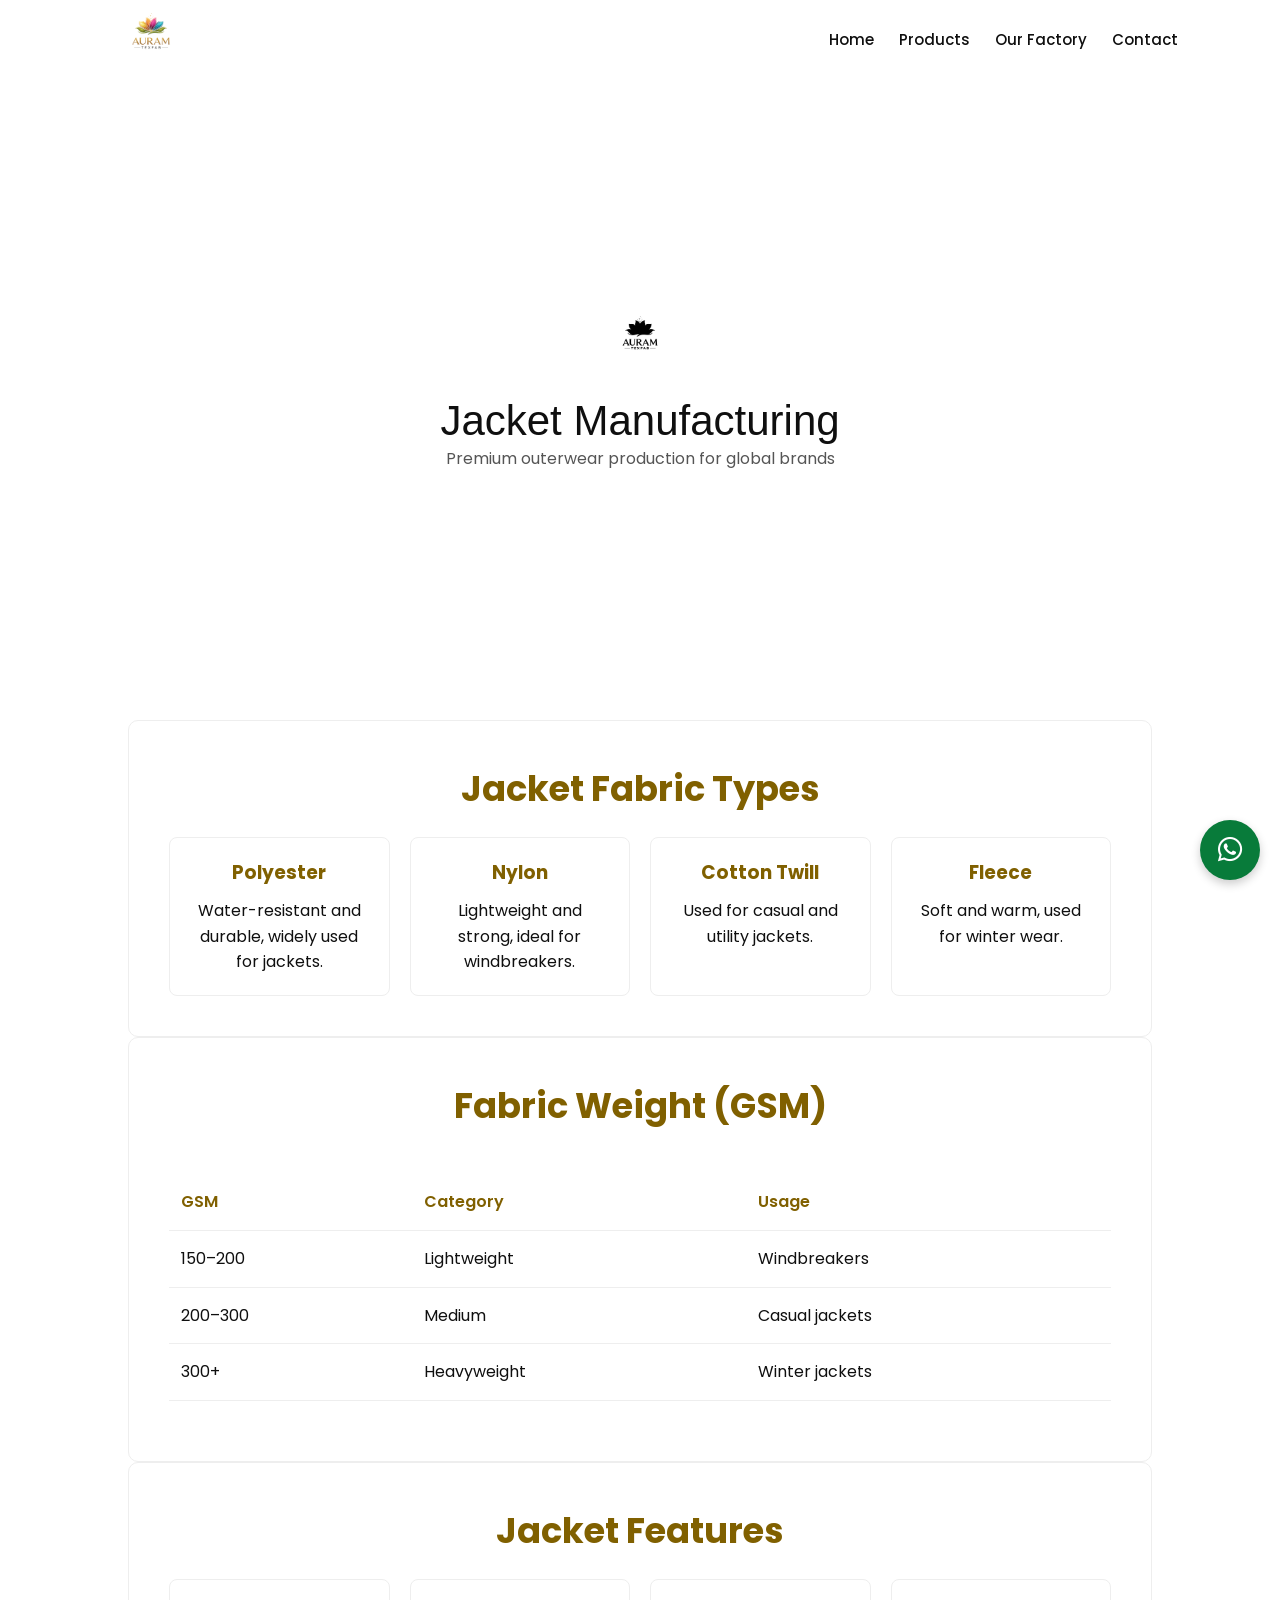
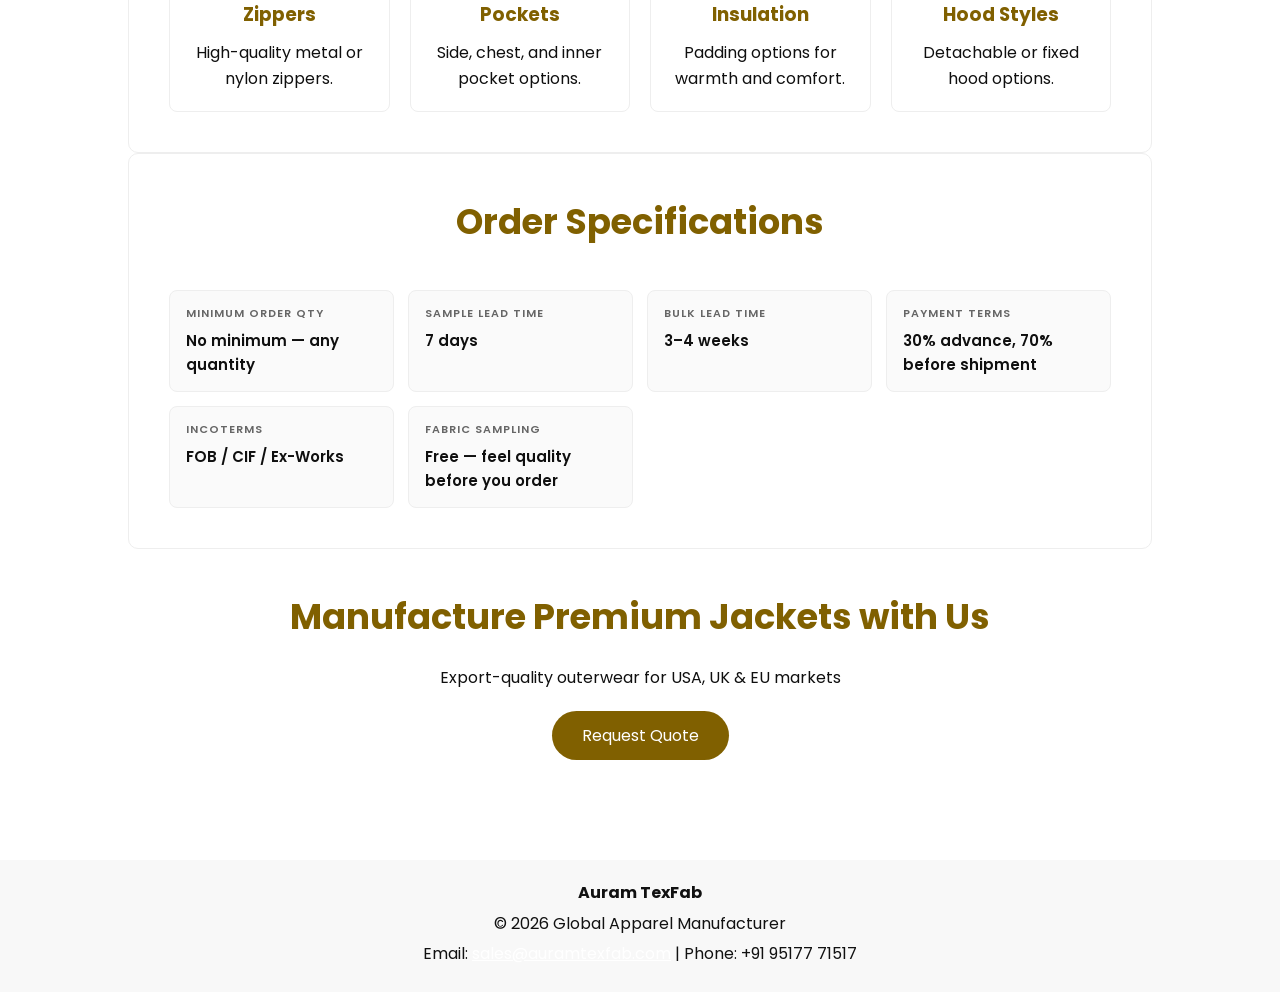
<file: jackets.html>
<!DOCTYPE html>
<html lang="en">

<head>
<!-- Google tag (gtag.js) -->
<script async src="https://www.googletagmanager.com/gtag/js?id=G-LCKVNH53ZQ"></script>
<script>
  window.dataLayer = window.dataLayer || [];
  function gtag(){dataLayer.push(arguments);}
  gtag('js', new Date());
  gtag('config', 'G-LCKVNH53ZQ');
</script>
  <meta charset="UTF-8">
  <meta name="viewport" content="width=device-width, initial-scale=1.0">
  <title>Auram TexFab | Jacket Manufacturing</title>

  <link rel="stylesheet" href="Style.css">
  <link rel="preconnect" href="https://cdnjs.cloudflare.com" crossorigin />
    <link rel="preload" href="https://cdnjs.cloudflare.com/ajax/libs/font-awesome/6.5.0/css/all.min.css" as="style" onload="this.onload=null;this.rel='stylesheet'" />
    <noscript><link rel="stylesheet" href="https://cdnjs.cloudflare.com/ajax/libs/font-awesome/6.5.0/css/all.min.css" /></noscript>


    <link rel="preconnect" href="https://fonts.googleapis.com" />
    <link rel="preconnect" href="https://fonts.gstatic.com" crossorigin />
    <link rel="preload" href="https://fonts.googleapis.com/css2?family=Playfair+Display:wght@600&amp;family=Poppins:wght@300;400;500;600&amp;display=swap" as="style" onload="this.onload=null;this.rel='stylesheet'" />
    <noscript><link rel="stylesheet" href="https://fonts.googleapis.com/css2?family=Playfair+Display:wght@600&amp;family=Poppins:wght@300;400;500;600&amp;display=swap" /></noscript>
  </head>

<body>

  <!-- NAVBAR -->
  <nav class="nav">
    <a href="index.html"><img src="LogoOptimized.svg" class="nav-logo nav-logo-product" alt="Auram TexFab Logo"></a>

    <button class="nav-toggle" id="navToggle" aria-label="Toggle navigation">&#9776;</button>

    <div class="nav-links" id="navLinks">
      <a href="index.html">Home</a>
      <a href="index.html#products">Products</a>
      <a href="gallery.html">Our Factory</a>
      <a href="index.html#contact">Contact</a>
    </div>
  </nav>

  <!-- HERO -->
  <div class="hero hero-small bg-jackets light-overlay hero-dark-text">
    <div class="overlay"></div>
    <div class="hero-content">
      <img src="LogoOptimized.svg" class="hero-logo hero-logo-small" alt="Auram TexFab Logo">

      <h1>Jacket Manufacturing</h1>
      <p>Premium outerwear production for global brands</p>
    </div>
  </div>

  <!-- CONTENT -->
  <div class="section">

    <!-- FABRIC TYPES -->
    <div class="card">
      <h2>Jacket Fabric Types</h2>

      <div class="grid">
        <div class="box">
          <h3>Polyester</h3>
          <p>Water-resistant and durable, widely used for jackets.</p>
        </div>

        <div class="box">
          <h3>Nylon</h3>
          <p>Lightweight and strong, ideal for windbreakers.</p>
        </div>

        <div class="box">
          <h3>Cotton Twill</h3>
          <p>Used for casual and utility jackets.</p>
        </div>

        <div class="box">
          <h3>Fleece</h3>
          <p>Soft and warm, used for winter wear.</p>
        </div>
      </div>
    </div>

    <!-- GSM -->
    <div class="card">
      <h2>Fabric Weight (GSM)</h2>

      <table>
        <tr>
          <th>GSM</th>
          <th>Category</th>
          <th>Usage</th>
        </tr>
        <tr>
          <td>150–200</td>
          <td>Lightweight</td>
          <td>Windbreakers</td>
        </tr>
        <tr>
          <td>200–300</td>
          <td>Medium</td>
          <td>Casual jackets</td>
        </tr>
        <tr>
          <td>300+</td>
          <td>Heavyweight</td>
          <td>Winter jackets</td>
        </tr>
      </table>
    </div>

    <!-- FEATURES -->
    <div class="card">
      <h2>Jacket Features</h2>

      <div class="grid">
        <div class="box">
          <h3>Zippers</h3>
          <p>High-quality metal or nylon zippers.</p>
        </div>

        <div class="box">
          <h3>Pockets</h3>
          <p>Side, chest, and inner pocket options.</p>
        </div>

        <div class="box">
          <h3>Insulation</h3>
          <p>Padding options for warmth and comfort.</p>
        </div>

        <div class="box">
          <h3>Hood Styles</h3>
          <p>Detachable or fixed hood options.</p>
        </div>
      </div>
    </div>

    <!-- ORDER SPECS -->
    <div class="card">
      <h2>Order Specifications</h2>
      <dl class="specs-dl">
        <div>
          <dt>Minimum Order Qty</dt>
          <dd>No minimum — any quantity</dd>
        </div>
        <div>
          <dt>Sample Lead Time</dt>
          <dd>7 days</dd>
        </div>
        <div>
          <dt>Bulk Lead Time</dt>
          <dd>3–4 weeks</dd>
        </div>
        <div>
          <dt>Payment Terms</dt>
          <dd>30% advance, 70% before shipment</dd>
        </div>
        <div>
          <dt>Incoterms</dt>
          <dd>FOB / CIF / Ex-Works</dd>
        </div>
        <div>
          <dt>Fabric Sampling</dt>
          <dd>Free — feel quality before you order</dd>
        </div>
      </dl>
    </div>

    <!-- CTA -->
    <div class="cta">
      <h2>Manufacture Premium Jackets with Us</h2>
      <p>Export-quality outerwear for USA, UK & EU markets</p>
      <a href="index.html#contact" class="btn">Request Quote</a>
    </div>

  </div>

  <!-- FOOTER -->
  <footer class="footer-light">
    <p><strong>Auram TexFab</strong></p>
    <p>© 2026 Global Apparel Manufacturer</p>
    <p>Email: <a href="mailto:sales@auramtexfab.com">sales@auramtexfab.com</a> | <span class="no-wrap">Phone: +91 95177 71517</span></p>
  </footer>

  <!-- WHATSAPP -->
  <a href="https://wa.me/919517771517" class="whatsapp" aria-label="Chat on WhatsApp" target="_blank">
    <i class="fa-brands fa-whatsapp"></i>
  </a>

  <script src="Script.js"></script>
</body>

</html>
</file>
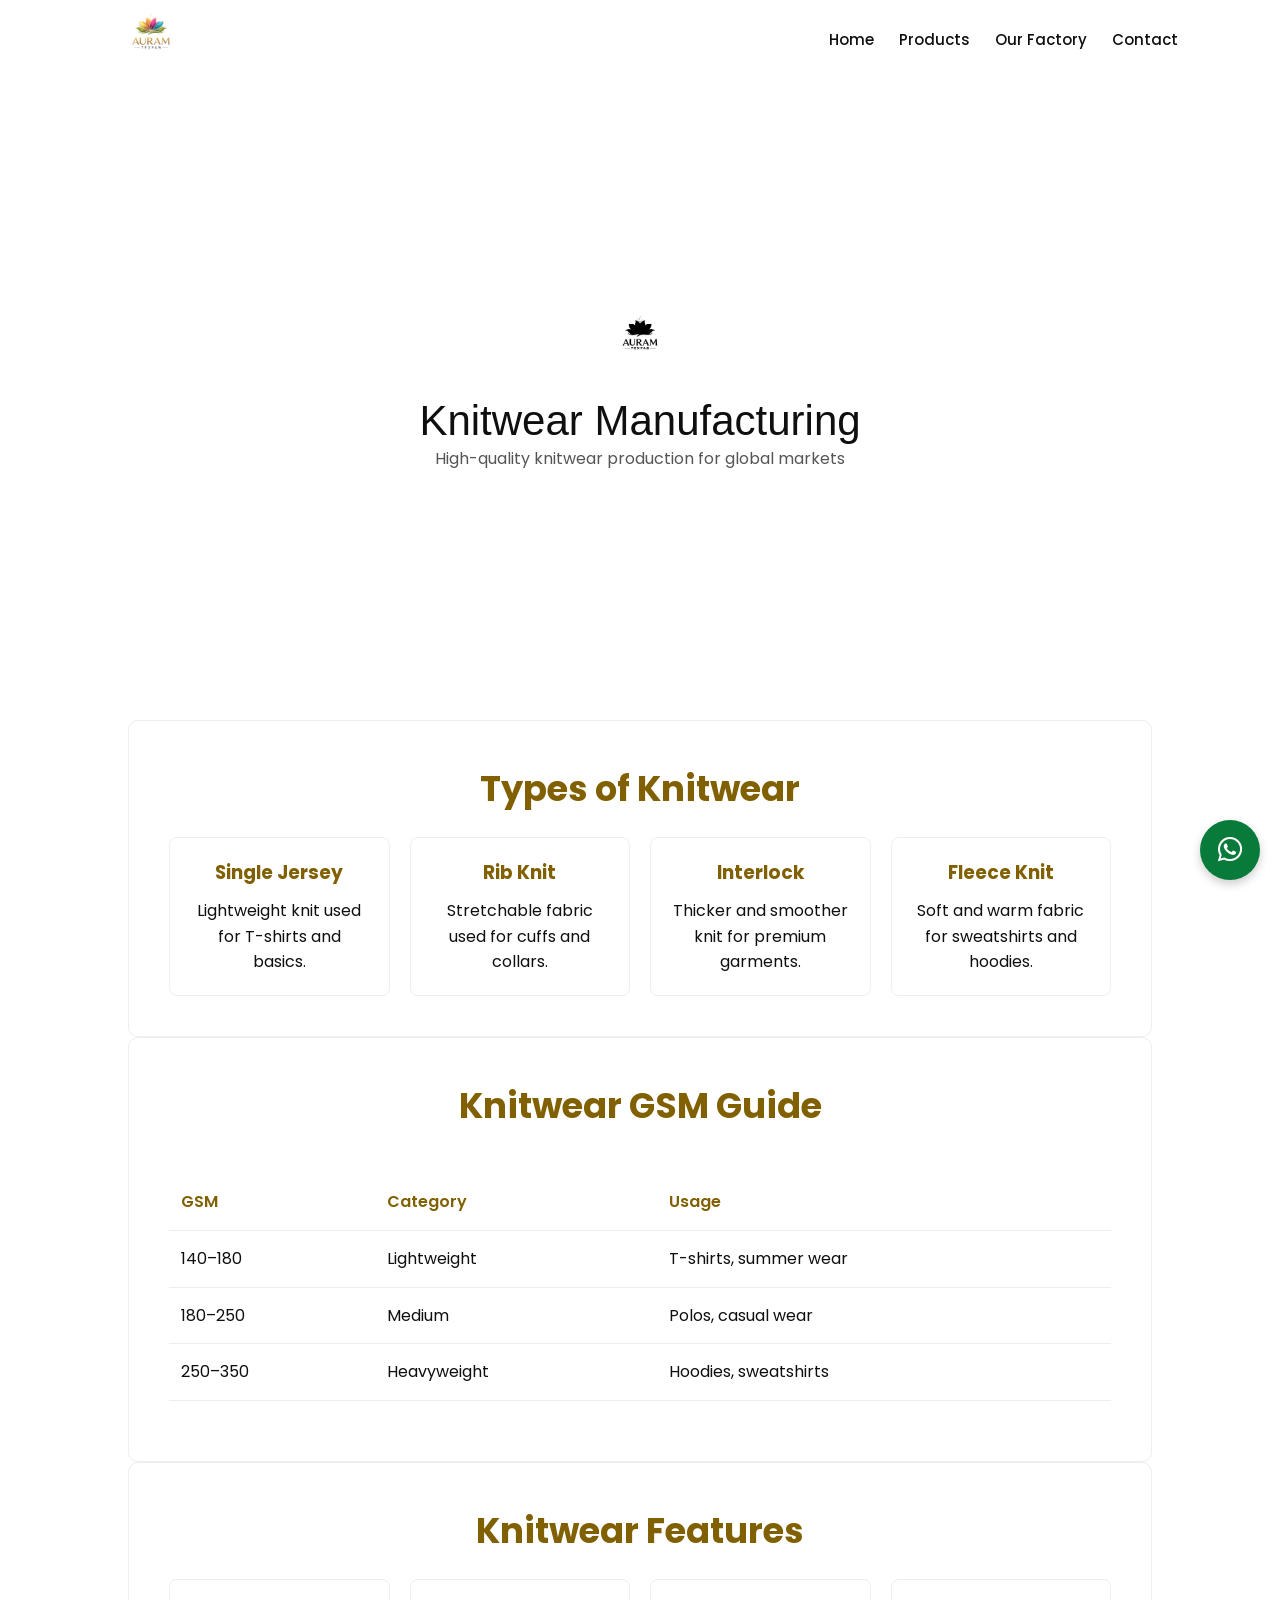
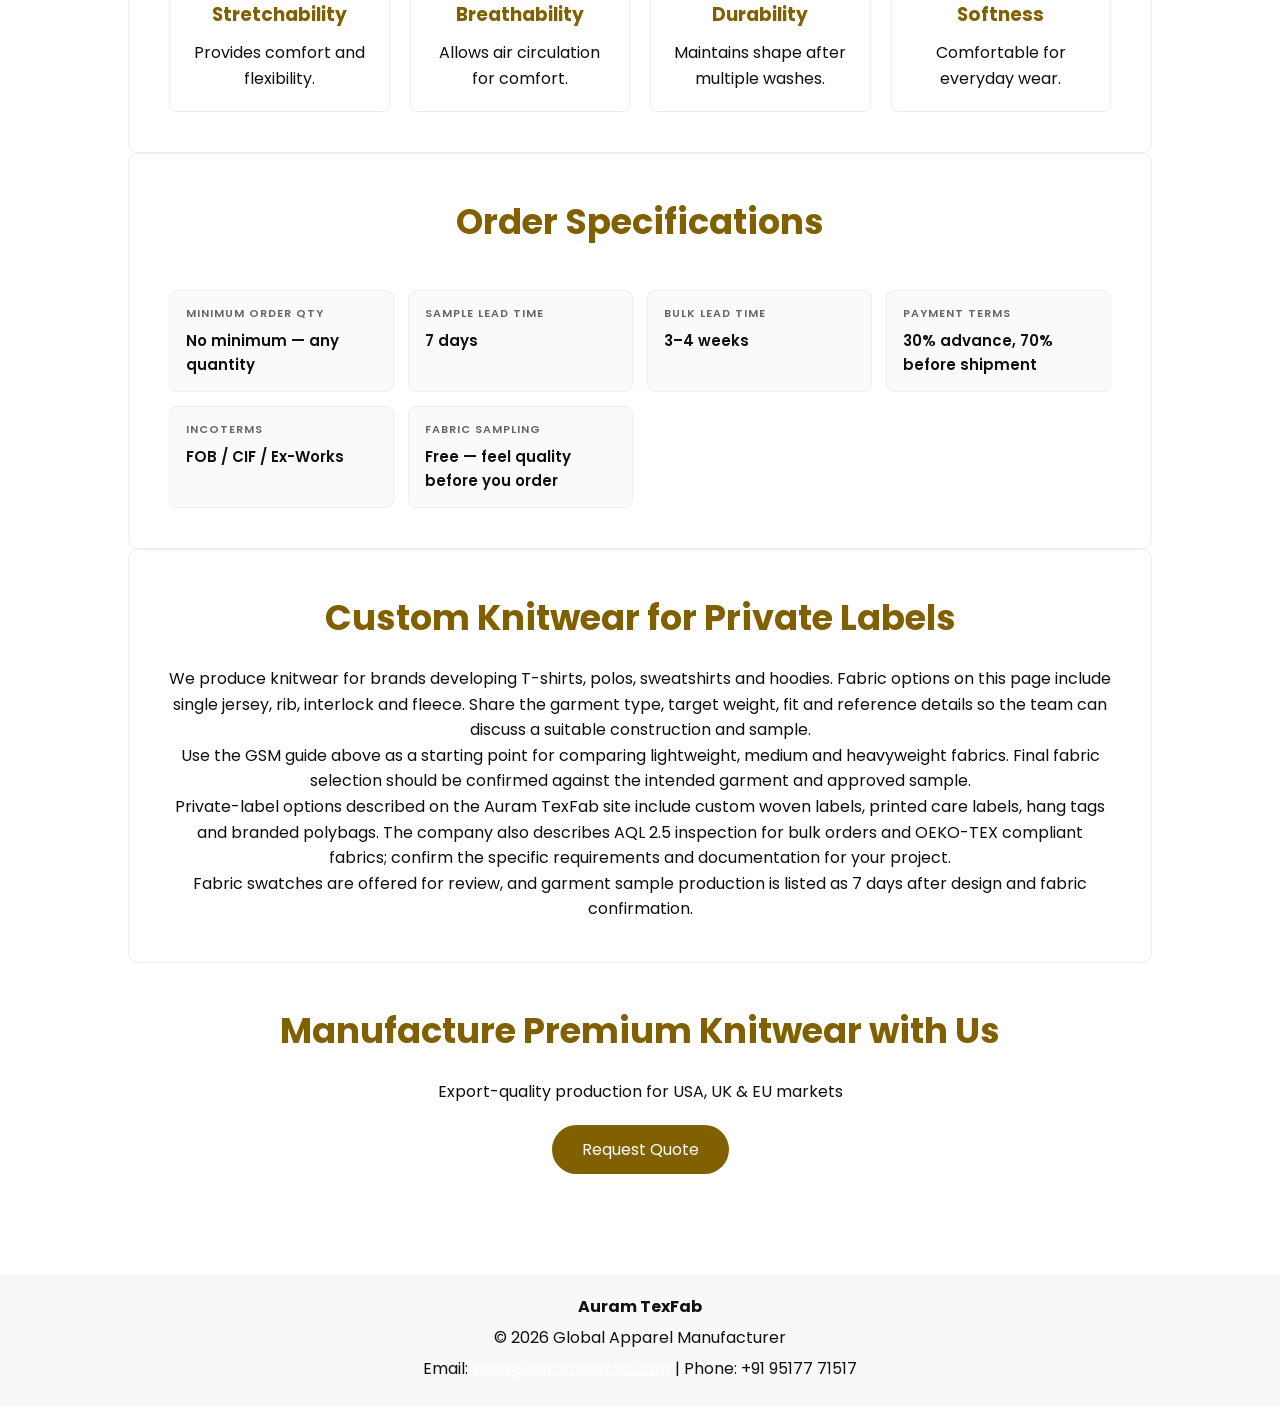
<file: knitwear.html>
<!DOCTYPE html>
<html lang="en">

<head>
<!-- Google tag (gtag.js) -->
<script async src="https://www.googletagmanager.com/gtag/js?id=G-LCKVNH53ZQ"></script>
<script>
  window.dataLayer = window.dataLayer || [];
  function gtag(){dataLayer.push(arguments);}
  gtag('js', new Date());
  gtag('config', 'G-LCKVNH53ZQ');
</script>
  <meta charset="UTF-8">
  <meta name="viewport" content="width=device-width, initial-scale=1.0">
  <title>Auram TexFab | Knitwear Manufacturing</title>
  <meta name="description" content="Explore Auram TexFab's custom knitwear manufacturing in India, including jersey, rib, interlock and fleece fabrics, GSM guidance, sampling and private-label options.">
  <link rel="canonical" href="https://www.auramtexfab.com/knitwear.html">

  <link rel="stylesheet" href="Style.css">
  <link rel="preconnect" href="https://cdnjs.cloudflare.com" crossorigin />
    <link rel="preload" href="https://cdnjs.cloudflare.com/ajax/libs/font-awesome/6.5.0/css/all.min.css" as="style" onload="this.onload=null;this.rel='stylesheet'" />
    <noscript><link rel="stylesheet" href="https://cdnjs.cloudflare.com/ajax/libs/font-awesome/6.5.0/css/all.min.css" /></noscript>


    <link rel="preconnect" href="https://fonts.googleapis.com" />
    <link rel="preconnect" href="https://fonts.gstatic.com" crossorigin />
    <link rel="preload" href="https://fonts.googleapis.com/css2?family=Playfair+Display:wght@600&amp;family=Poppins:wght@300;400;500;600&amp;display=swap" as="style" onload="this.onload=null;this.rel='stylesheet'" />
    <noscript><link rel="stylesheet" href="https://fonts.googleapis.com/css2?family=Playfair+Display:wght@600&amp;family=Poppins:wght@300;400;500;600&amp;display=swap" /></noscript>
  </head>

<body>

  <!-- NAVBAR -->
  <nav class="nav">
    <a href="index.html"><img src="LogoOptimized.svg" class="nav-logo nav-logo-product" alt="Auram TexFab Logo"></a>

    <button class="nav-toggle" id="navToggle" aria-label="Toggle navigation">&#9776;</button>

    <div class="nav-links" id="navLinks">
      <a href="index.html">Home</a>
      <a href="index.html#products">Products</a>
      <a href="gallery.html">Our Factory</a>
      <a href="index.html#contact">Contact</a>
    </div>
  </nav>

  <!-- HERO -->
  <div class="hero hero-small bg-knitwear light-overlay hero-dark-text">
    <div class="overlay"></div>
    <div class="hero-content">
      <img src="LogoOptimized.svg" class="hero-logo hero-logo-small" alt="Auram TexFab Logo">

      <h1>Knitwear Manufacturing</h1>
      <p>High-quality knitwear production for global markets</p>
    </div>
  </div>

  <!-- CONTENT -->
  <div class="section">

    <!-- KNIT TYPES -->
    <div class="card">
      <h2>Types of Knitwear</h2>

      <div class="grid">
        <div class="box">
          <h3>Single Jersey</h3>
          <p>Lightweight knit used for T-shirts and basics.</p>
        </div>

        <div class="box">
          <h3>Rib Knit</h3>
          <p>Stretchable fabric used for cuffs and collars.</p>
        </div>

        <div class="box">
          <h3>Interlock</h3>
          <p>Thicker and smoother knit for premium garments.</p>
        </div>

        <div class="box">
          <h3>Fleece Knit</h3>
          <p>Soft and warm fabric for sweatshirts and hoodies.</p>
        </div>
      </div>
    </div>

    <!-- GSM -->
    <div class="card">
      <h2>Knitwear GSM Guide</h2>

      <table>
        <tr>
          <th>GSM</th>
          <th>Category</th>
          <th>Usage</th>
        </tr>
        <tr>
          <td>140–180</td>
          <td>Lightweight</td>
          <td>T-shirts, summer wear</td>
        </tr>
        <tr>
          <td>180–250</td>
          <td>Medium</td>
          <td>Polos, casual wear</td>
        </tr>
        <tr>
          <td>250–350</td>
          <td>Heavyweight</td>
          <td>Hoodies, sweatshirts</td>
        </tr>
      </table>
    </div>

    <!-- FEATURES -->
    <div class="card">
      <h2>Knitwear Features</h2>

      <div class="grid">
        <div class="box">
          <h3>Stretchability</h3>
          <p>Provides comfort and flexibility.</p>
        </div>

        <div class="box">
          <h3>Breathability</h3>
          <p>Allows air circulation for comfort.</p>
        </div>

        <div class="box">
          <h3>Durability</h3>
          <p>Maintains shape after multiple washes.</p>
        </div>

        <div class="box">
          <h3>Softness</h3>
          <p>Comfortable for everyday wear.</p>
        </div>
      </div>
    </div>

    <!-- ORDER SPECS -->
    <div class="card">
      <h2>Order Specifications</h2>
      <dl class="specs-dl">
        <div>
          <dt>Minimum Order Qty</dt>
          <dd>No minimum — any quantity</dd>
        </div>
        <div>
          <dt>Sample Lead Time</dt>
          <dd>7 days</dd>
        </div>
        <div>
          <dt>Bulk Lead Time</dt>
          <dd>3–4 weeks</dd>
        </div>
        <div>
          <dt>Payment Terms</dt>
          <dd>30% advance, 70% before shipment</dd>
        </div>
        <div>
          <dt>Incoterms</dt>
          <dd>FOB / CIF / Ex-Works</dd>
        </div>
        <div>
          <dt>Fabric Sampling</dt>
          <dd>Free — feel quality before you order</dd>
        </div>
      </dl>
    </div>

    <div class="card">
      <h2>Custom Knitwear for Private Labels</h2>
      <p>We produce knitwear for brands developing T-shirts, polos, sweatshirts and hoodies. Fabric options on this page include single jersey, rib, interlock and fleece. Share the garment type, target weight, fit and reference details so the team can discuss a suitable construction and sample.</p>
      <p>Use the GSM guide above as a starting point for comparing lightweight, medium and heavyweight fabrics. Final fabric selection should be confirmed against the intended garment and approved sample.</p>
      <p>Private-label options described on the Auram TexFab site include custom woven labels, printed care labels, hang tags and branded polybags. The company also describes AQL 2.5 inspection for bulk orders and OEKO-TEX compliant fabrics; confirm the specific requirements and documentation for your project.</p>
      <p>Fabric swatches are offered for review, and garment sample production is listed as 7 days after design and fabric confirmation.</p>
    </div>

    <!-- CTA -->
    <div class="cta">
      <h2>Manufacture Premium Knitwear with Us</h2>
      <p>Export-quality production for USA, UK & EU markets</p>
      <a href="index.html#contact" class="btn">Request Quote</a>
    </div>

  </div>

  <!-- FOOTER -->
  <footer class="footer-light">
    <p><strong>Auram TexFab</strong></p>
    <p>© 2026 Global Apparel Manufacturer</p>
    <p>Email: <a href="mailto:sales@auramtexfab.com">sales@auramtexfab.com</a> | <span class="no-wrap">Phone: +91 95177 71517</span></p>
  </footer>

  <!-- WHATSAPP -->
  <a href="https://wa.me/919517771517" class="whatsapp" aria-label="Chat on WhatsApp" target="_blank">
    <i class="fa-brands fa-whatsapp"></i>
  </a>
  <script src="Script.js"></script>
</body>

</html>
</file>
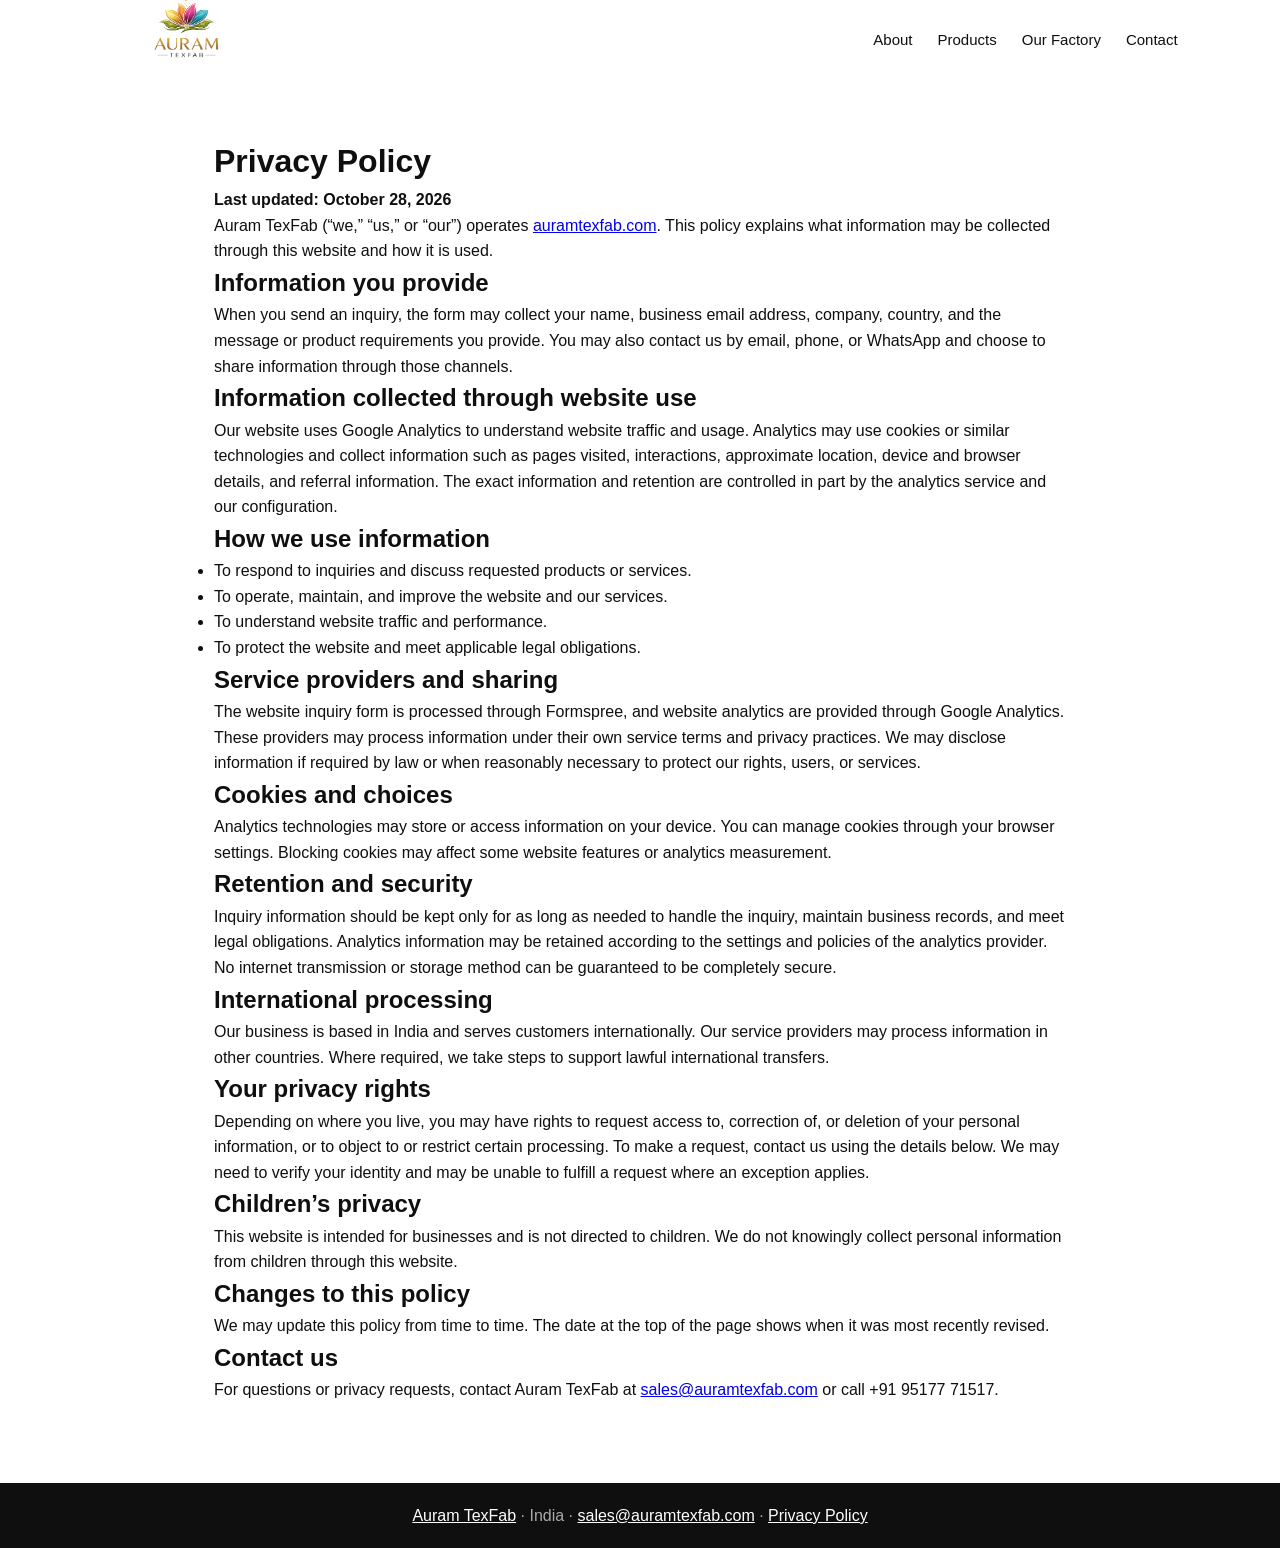
<file: privacy.html>
<!doctype html>
<html lang="en">
<head>
  <meta charset="UTF-8" />
  <meta name="viewport" content="width=device-width, initial-scale=1.0" />
  <meta name="description" content="Read how Auram TexFab collects, uses and protects information when you visit our website or contact us." />
  <link rel="canonical" href="https://www.auramtexfab.com/privacy.html" />
  <link rel="icon" type="image/png" sizes="128x128" href="/favicon.png" />
  <link rel="stylesheet" href="Style.css" />
  <title>Privacy Policy | Auram TexFab</title>
</head>
<body>
  <nav class="nav">
    <a href="index.html"><img src="LogoOptimized.svg" class="nav-logo" alt="Auram TexFab Logo" width="512" height="341" /></a>
    <button class="nav-toggle" id="navToggle" aria-label="Toggle navigation">&#9776;</button>
    <div class="nav-links" id="navLinks">
      <a href="index.html#about">About</a>
      <a href="index.html#products">Products</a>
      <a href="gallery.html">Our Factory</a>
      <a href="index.html#contact">Contact</a>
    </div>
  </nav>

  <main class="service-page" style="max-width: 900px; margin: 0 auto; padding: 56px 24px 80px;">
    <h1>Privacy Policy</h1>
    <p><strong>Last updated: October 28, 2026</strong></p>
    <p>Auram TexFab (“we,” “us,” or “our”) operates <a href="https://www.auramtexfab.com/">auramtexfab.com</a>. This policy explains what information may be collected through this website and how it is used.</p>

    <h2>Information you provide</h2>
    <p>When you send an inquiry, the form may collect your name, business email address, company, country, and the message or product requirements you provide. You may also contact us by email, phone, or WhatsApp and choose to share information through those channels.</p>

    <h2>Information collected through website use</h2>
    <p>Our website uses Google Analytics to understand website traffic and usage. Analytics may use cookies or similar technologies and collect information such as pages visited, interactions, approximate location, device and browser details, and referral information. The exact information and retention are controlled in part by the analytics service and our configuration.</p>

    <h2>How we use information</h2>
    <ul>
      <li>To respond to inquiries and discuss requested products or services.</li>
      <li>To operate, maintain, and improve the website and our services.</li>
      <li>To understand website traffic and performance.</li>
      <li>To protect the website and meet applicable legal obligations.</li>
    </ul>

    <h2>Service providers and sharing</h2>
    <p>The website inquiry form is processed through Formspree, and website analytics are provided through Google Analytics. These providers may process information under their own service terms and privacy practices. We may disclose information if required by law or when reasonably necessary to protect our rights, users, or services.</p>

    <h2>Cookies and choices</h2>
    <p>Analytics technologies may store or access information on your device. You can manage cookies through your browser settings. Blocking cookies may affect some website features or analytics measurement.</p>

    <h2>Retention and security</h2>
    <p>Inquiry information should be kept only for as long as needed to handle the inquiry, maintain business records, and meet legal obligations. Analytics information may be retained according to the settings and policies of the analytics provider. No internet transmission or storage method can be guaranteed to be completely secure.</p>

    <h2>International processing</h2>
    <p>Our business is based in India and serves customers internationally. Our service providers may process information in other countries. Where required, we take steps to support lawful international transfers.</p>

    <h2>Your privacy rights</h2>
    <p>Depending on where you live, you may have rights to request access to, correction of, or deletion of your personal information, or to object to or restrict certain processing. To make a request, contact us using the details below. We may need to verify your identity and may be unable to fulfill a request where an exception applies.</p>

    <h2>Children’s privacy</h2>
    <p>This website is intended for businesses and is not directed to children. We do not knowingly collect personal information from children through this website.</p>

    <h2>Changes to this policy</h2>
    <p>We may update this policy from time to time. The date at the top of the page shows when it was most recently revised.</p>

    <h2>Contact us</h2>
    <p>For questions or privacy requests, contact Auram TexFab at <a href="mailto:sales@auramtexfab.com">sales@auramtexfab.com</a> or call +91 95177 71517.</p>
  </main>

  <footer class="service-page-footer"><a href="index.html">Auram TexFab</a> · India · <a href="mailto:sales@auramtexfab.com">sales@auramtexfab.com</a> · <a href="privacy.html">Privacy Policy</a></footer>
  <script src="Script.js"></script>
</body>
</html>
</file>
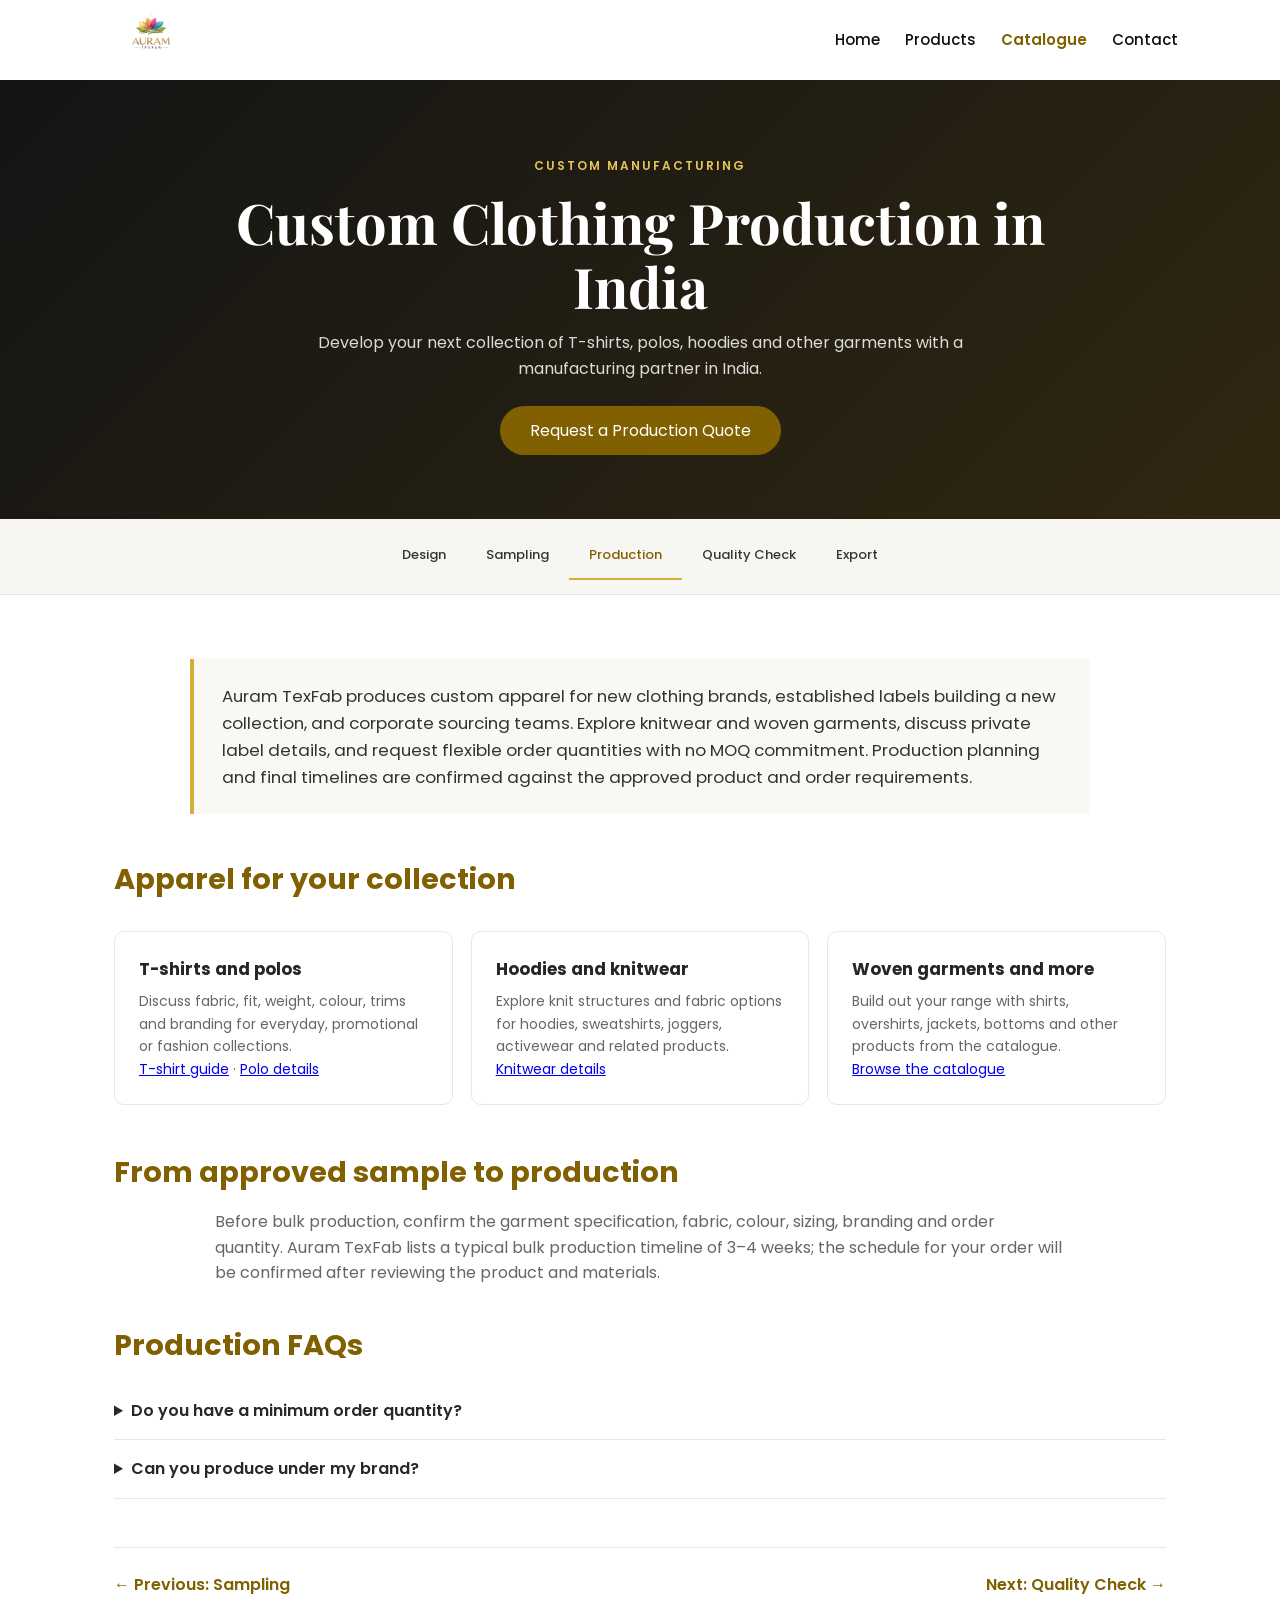
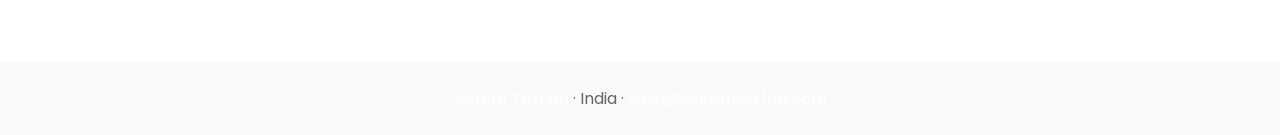
<file: production.html>
<!doctype html>
<html lang="en">
<head>
<!-- Google tag (gtag.js) -->
<script async src="https://www.googletagmanager.com/gtag/js?id=G-LCKVNH53ZQ"></script>
<script>
  window.dataLayer = window.dataLayer || [];
  function gtag(){dataLayer.push(arguments);}
  gtag('js', new Date());
  gtag('config', 'G-LCKVNH53ZQ');
</script>
  <meta charset="UTF-8" /><meta name="viewport" content="width=device-width, initial-scale=1.0" />
  <title>Custom Clothing Production in India | Auram TexFab</title>
  <meta name="description" content="Manufacture custom T-shirts, polos, hoodies and more in India with Auram TexFab. Explore private label production and flexible order quantities." />
  <link rel="canonical" href="https://www.auramtexfab.com/production.html" /><link rel="icon" type="image/png" sizes="128x128" href="/favicon.png" />
  <link rel="stylesheet" href="Style.css" /><link rel="stylesheet" href="service-pages.css" /><link rel="preconnect" href="https://fonts.googleapis.com" /><link rel="preconnect" href="https://fonts.gstatic.com" crossorigin /><link href="https://fonts.googleapis.com/css2?family=Playfair+Display:wght@600&amp;family=Poppins:wght@300;400;500;600&amp;display=swap" rel="stylesheet" />
</head>
<body>
  <nav class="nav"><a href="index.html"><img src="LogoOptimized.svg" class="nav-logo nav-logo-product" alt="Auram TexFab" width="512" height="341" /></a><button class="nav-toggle" id="navToggle" aria-label="Toggle navigation">&#9776;</button><div class="nav-links" id="navLinks"><a href="index.html">Home</a><a href="index.html#products">Products</a><a href="catalogue/index.html">Catalogue</a><a href="index.html#contact">Contact</a></div></nav>
  <header class="service-page-hero"><span class="eyebrow">Custom Manufacturing</span><h1>Custom Clothing Production in India</h1><p>Develop your next collection of T-shirts, polos, hoodies and other garments with a manufacturing partner in India.</p><a class="btn" href="index.html#contact">Request a Production Quote</a></header>
  <nav class="service-steps" aria-label="Manufacturing process"><a href="design.html">Design</a><a href="sampling.html">Sampling</a><a href="production.html" aria-current="page">Production</a><a href="quality-control.html">Quality Check</a><a href="export.html">Export</a></nav>
  <main class="service-content">
    <p class="service-lead">Auram TexFab produces custom apparel for new clothing brands, established labels building a new collection, and corporate sourcing teams. Explore knitwear and woven garments, discuss private label details, and request flexible order quantities with no MOQ commitment. Production planning and final timelines are confirmed against the approved product and order requirements.</p>
    <h2>Apparel for your collection</h2>
    <div class="service-feature-grid">
      <article class="service-feature"><h3>T-shirts and polos</h3><p>Discuss fabric, fit, weight, colour, trims and branding for everyday, promotional or fashion collections.</p><p><a href="tshirt.html">T-shirt guide</a> · <a href="polos.html">Polo details</a></p></article>
      <article class="service-feature"><h3>Hoodies and knitwear</h3><p>Explore knit structures and fabric options for hoodies, sweatshirts, joggers, activewear and related products.</p><p><a href="knitwear.html">Knitwear details</a></p></article>
      <article class="service-feature"><h3>Woven garments and more</h3><p>Build out your range with shirts, overshirts, jackets, bottoms and other products from the catalogue.</p><p><a href="catalogue/index.html">Browse the catalogue</a></p></article>
    </div>
    <h2>From approved sample to production</h2>
    <p>Before bulk production, confirm the garment specification, fabric, colour, sizing, branding and order quantity. Auram TexFab lists a typical bulk production timeline of 3–4 weeks; the schedule for your order will be confirmed after reviewing the product and materials.</p>
    <div class="service-faq"><h2>Production FAQs</h2>
      <details><summary>Do you have a minimum order quantity?</summary><p>Auram TexFab currently offers no MOQ commitment. Share the products and estimated quantities you have in mind so the team can confirm feasibility and pricing.</p></details>
      <details><summary>Can you produce under my brand?</summary><p>Yes. Private label options include custom woven labels, printed care labels, hang tags, branded polybags and carton markings.</p></details>
    </div>
    <div class="service-next"><a href="sampling.html">← Previous: Sampling</a><a href="quality-control.html">Next: Quality Check →</a></div>
  </main>
  <footer class="service-page-footer"><a href="index.html">Auram TexFab</a> · India · <a href="mailto:sales@auramtexfab.com">sales@auramtexfab.com</a></footer><script src="Script.js"></script>
</body>
</html>
</file>
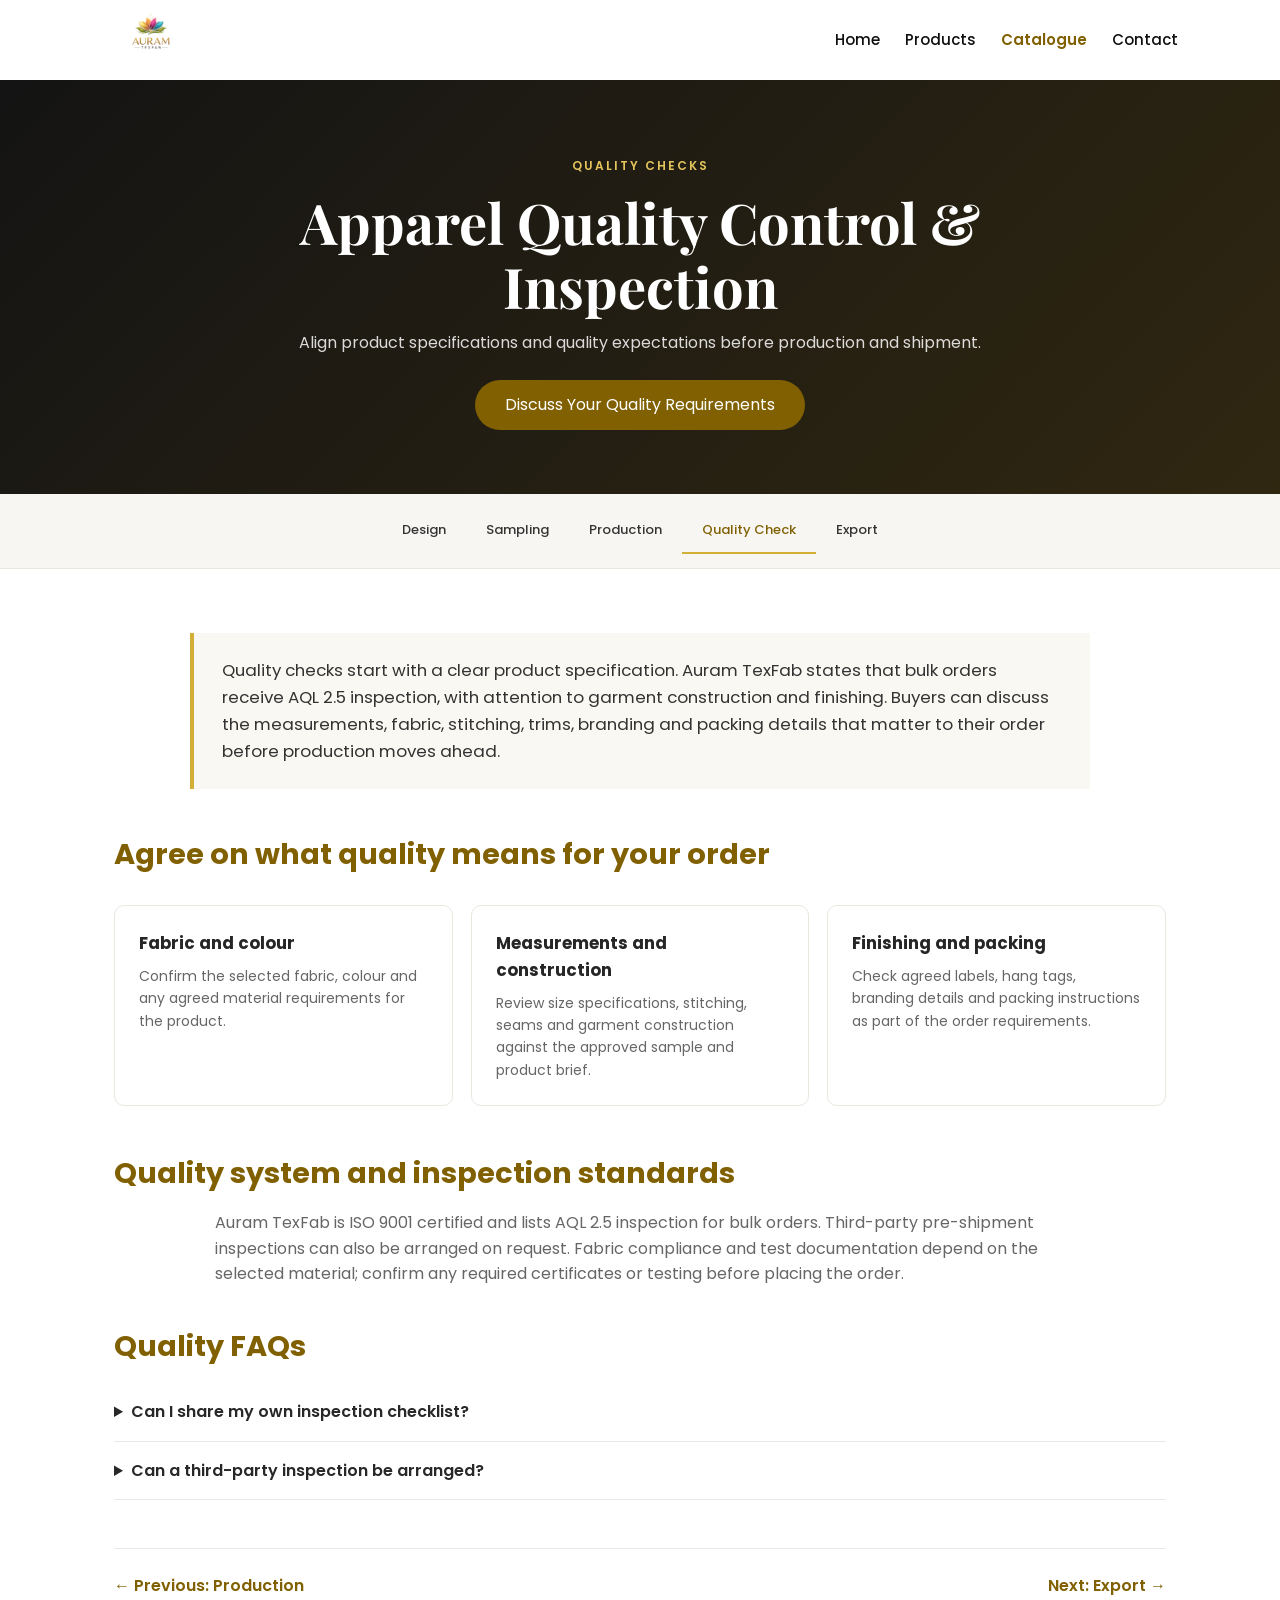
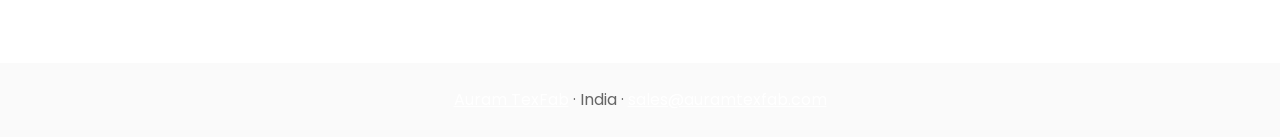
<file: quality-control.html>
<!doctype html>
<html lang="en">
<head>
<!-- Google tag (gtag.js) -->
<script async src="https://www.googletagmanager.com/gtag/js?id=G-LCKVNH53ZQ"></script>
<script>
  window.dataLayer = window.dataLayer || [];
  function gtag(){dataLayer.push(arguments);}
  gtag('js', new Date());
  gtag('config', 'G-LCKVNH53ZQ');
</script>
  <meta charset="UTF-8" /><meta name="viewport" content="width=device-width, initial-scale=1.0" />
  <title>Apparel Quality Control &amp; Inspection | Auram TexFab</title>
  <meta name="description" content="Discuss garment quality checks for fabric, measurements, stitching, finishing and packing with Auram TexFab before your apparel order ships." />
  <link rel="canonical" href="https://www.auramtexfab.com/quality-control.html" /><link rel="icon" type="image/png" sizes="128x128" href="/favicon.png" />
  <link rel="stylesheet" href="Style.css" /><link rel="stylesheet" href="service-pages.css" /><link rel="preconnect" href="https://fonts.googleapis.com" /><link rel="preconnect" href="https://fonts.gstatic.com" crossorigin /><link href="https://fonts.googleapis.com/css2?family=Playfair+Display:wght@600&amp;family=Poppins:wght@300;400;500;600&amp;display=swap" rel="stylesheet" />
</head>
<body>
  <nav class="nav"><a href="index.html"><img src="LogoOptimized.svg" class="nav-logo nav-logo-product" alt="Auram TexFab" width="512" height="341" /></a><button class="nav-toggle" id="navToggle" aria-label="Toggle navigation">&#9776;</button><div class="nav-links" id="navLinks"><a href="index.html">Home</a><a href="index.html#products">Products</a><a href="catalogue/index.html">Catalogue</a><a href="index.html#contact">Contact</a></div></nav>
  <header class="service-page-hero"><span class="eyebrow">Quality Checks</span><h1>Apparel Quality Control &amp; Inspection</h1><p>Align product specifications and quality expectations before production and shipment.</p><a class="btn" href="index.html#contact">Discuss Your Quality Requirements</a></header>
  <nav class="service-steps" aria-label="Manufacturing process"><a href="design.html">Design</a><a href="sampling.html">Sampling</a><a href="production.html">Production</a><a href="quality-control.html" aria-current="page">Quality Check</a><a href="export.html">Export</a></nav>
  <main class="service-content">
    <p class="service-lead">Quality checks start with a clear product specification. Auram TexFab states that bulk orders receive AQL 2.5 inspection, with attention to garment construction and finishing. Buyers can discuss the measurements, fabric, stitching, trims, branding and packing details that matter to their order before production moves ahead.</p>
    <h2>Agree on what quality means for your order</h2>
    <div class="service-feature-grid">
      <article class="service-feature"><h3>Fabric and colour</h3><p>Confirm the selected fabric, colour and any agreed material requirements for the product.</p></article>
      <article class="service-feature"><h3>Measurements and construction</h3><p>Review size specifications, stitching, seams and garment construction against the approved sample and product brief.</p></article>
      <article class="service-feature"><h3>Finishing and packing</h3><p>Check agreed labels, hang tags, branding details and packing instructions as part of the order requirements.</p></article>
    </div>
    <h2>Quality system and inspection standards</h2>
    <p>Auram TexFab is ISO 9001 certified and lists AQL 2.5 inspection for bulk orders. Third-party pre-shipment inspections can also be arranged on request. Fabric compliance and test documentation depend on the selected material; confirm any required certificates or testing before placing the order.</p>
    <div class="service-faq"><h2>Quality FAQs</h2>
      <details><summary>Can I share my own inspection checklist?</summary><p>Yes. Include your quality requirements and measurement specifications when requesting a quotation so they can be reviewed for your order.</p></details>
      <details><summary>Can a third-party inspection be arranged?</summary><p>Third-party pre-shipment inspection can be arranged on request. Tell the team which inspection provider and requirements you need.</p></details>
    </div>
    <div class="service-next"><a href="production.html">← Previous: Production</a><a href="export.html">Next: Export →</a></div>
  </main>
  <footer class="service-page-footer"><a href="index.html">Auram TexFab</a> · India · <a href="mailto:sales@auramtexfab.com">sales@auramtexfab.com</a></footer><script src="Script.js"></script>
</body>
</html>
</file>
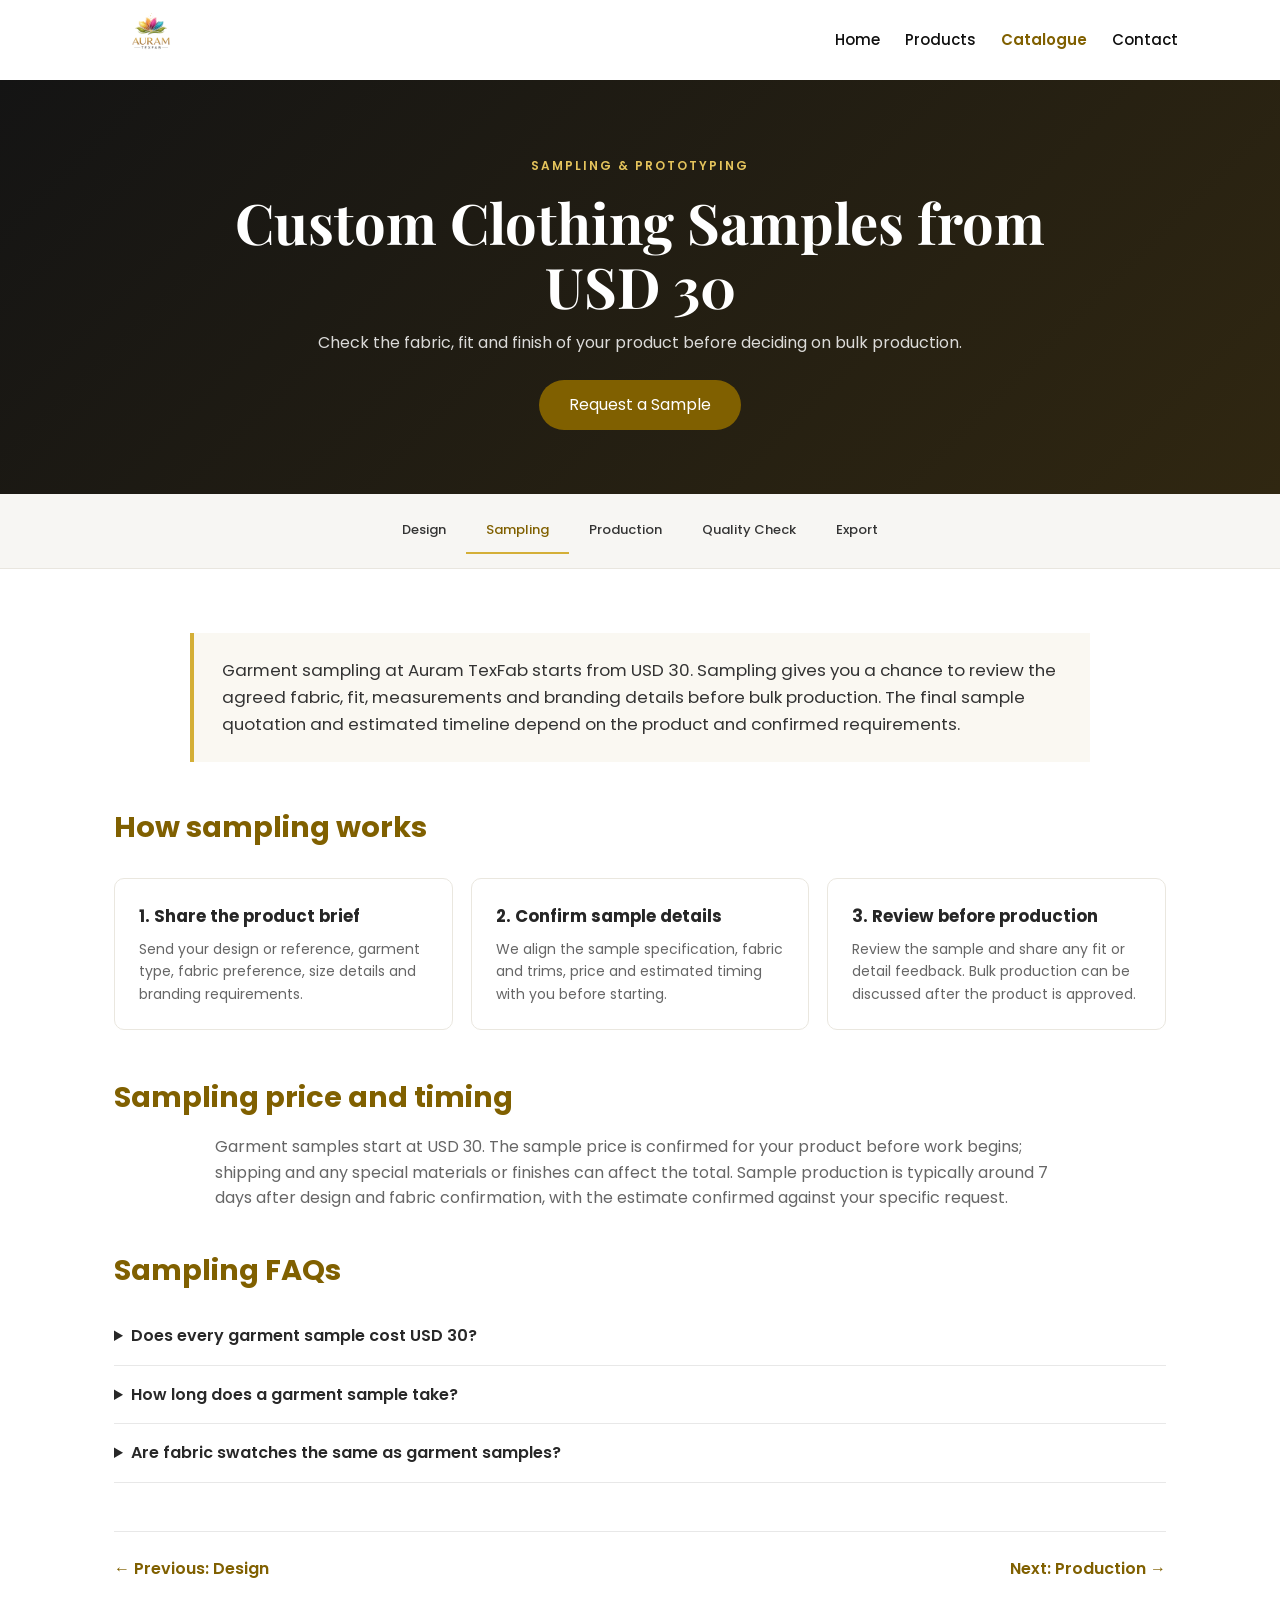
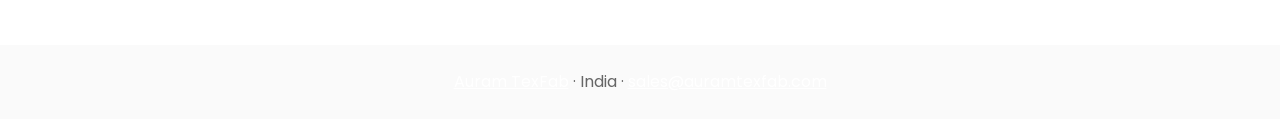
<file: sampling.html>
<!doctype html>
<html lang="en">
<head>
<!-- Google tag (gtag.js) -->
<script async src="https://www.googletagmanager.com/gtag/js?id=G-LCKVNH53ZQ"></script>
<script>
  window.dataLayer = window.dataLayer || [];
  function gtag(){dataLayer.push(arguments);}
  gtag('js', new Date());
  gtag('config', 'G-LCKVNH53ZQ');
</script>
  <meta charset="UTF-8" />
  <meta name="viewport" content="width=device-width, initial-scale=1.0" />
  <title>Apparel Sampling from USD 30 | Auram TexFab</title>
  <meta name="description" content="Request custom garment samples from Auram TexFab starting at USD 30. Confirm fabric, fit and branding before bulk apparel production." />
  <link rel="canonical" href="https://www.auramtexfab.com/sampling.html" />
  <link rel="icon" type="image/png" sizes="128x128" href="/favicon.png" />
  <link rel="stylesheet" href="Style.css" /><link rel="stylesheet" href="service-pages.css" />
  <link rel="preconnect" href="https://fonts.googleapis.com" /><link rel="preconnect" href="https://fonts.gstatic.com" crossorigin />
  <link href="https://fonts.googleapis.com/css2?family=Playfair+Display:wght@600&amp;family=Poppins:wght@300;400;500;600&amp;display=swap" rel="stylesheet" />
</head>
<body>
  <nav class="nav"><a href="index.html"><img src="LogoOptimized.svg" class="nav-logo nav-logo-product" alt="Auram TexFab" width="512" height="341" /></a><button class="nav-toggle" id="navToggle" aria-label="Toggle navigation">&#9776;</button><div class="nav-links" id="navLinks"><a href="index.html">Home</a><a href="index.html#products">Products</a><a href="catalogue/index.html">Catalogue</a><a href="index.html#contact">Contact</a></div></nav>
  <header class="service-page-hero"><span class="eyebrow">Sampling &amp; Prototyping</span><h1>Custom Clothing Samples from USD 30</h1><p>Check the fabric, fit and finish of your product before deciding on bulk production.</p><a class="btn" href="index.html#contact">Request a Sample</a></header>
  <nav class="service-steps" aria-label="Manufacturing process"><a href="design.html">Design</a><a href="sampling.html" aria-current="page">Sampling</a><a href="production.html">Production</a><a href="quality-control.html">Quality Check</a><a href="export.html">Export</a></nav>
  <main class="service-content">
    <p class="service-lead">Garment sampling at Auram TexFab starts from USD 30. Sampling gives you a chance to review the agreed fabric, fit, measurements and branding details before bulk production. The final sample quotation and estimated timeline depend on the product and confirmed requirements.</p>
    <h2>How sampling works</h2>
    <div class="service-feature-grid">
      <article class="service-feature"><h3>1. Share the product brief</h3><p>Send your design or reference, garment type, fabric preference, size details and branding requirements.</p></article>
      <article class="service-feature"><h3>2. Confirm sample details</h3><p>We align the sample specification, fabric and trims, price and estimated timing with you before starting.</p></article>
      <article class="service-feature"><h3>3. Review before production</h3><p>Review the sample and share any fit or detail feedback. Bulk production can be discussed after the product is approved.</p></article>
    </div>
    <h2>Sampling price and timing</h2>
    <p>Garment samples start at USD 30. The sample price is confirmed for your product before work begins; shipping and any special materials or finishes can affect the total. Sample production is typically around 7 days after design and fabric confirmation, with the estimate confirmed against your specific request.</p>
    <div class="service-faq"><h2>Sampling FAQs</h2>
      <details><summary>Does every garment sample cost USD 30?</summary><p>USD 30 is the starting price. The final amount depends on the garment and sample requirements, and will be confirmed before sampling starts.</p></details>
      <details><summary>How long does a garment sample take?</summary><p>Sample production is typically around 7 days after design and fabric confirmation. Timing can vary by product and requirements, so we confirm an estimate for each request.</p></details>
      <details><summary>Are fabric swatches the same as garment samples?</summary><p>No. Fabric swatches let you review material. A garment sample is a made-up product for reviewing design and fit. The site currently offers free fabric swatches and garment samples from USD 30.</p></details>
    </div>
    <div class="service-next"><a href="design.html">← Previous: Design</a><a href="production.html">Next: Production →</a></div>
  </main>
  <footer class="service-page-footer"><a href="index.html">Auram TexFab</a> · India · <a href="mailto:sales@auramtexfab.com">sales@auramtexfab.com</a></footer><script src="Script.js"></script>
</body>
</html>
</file>
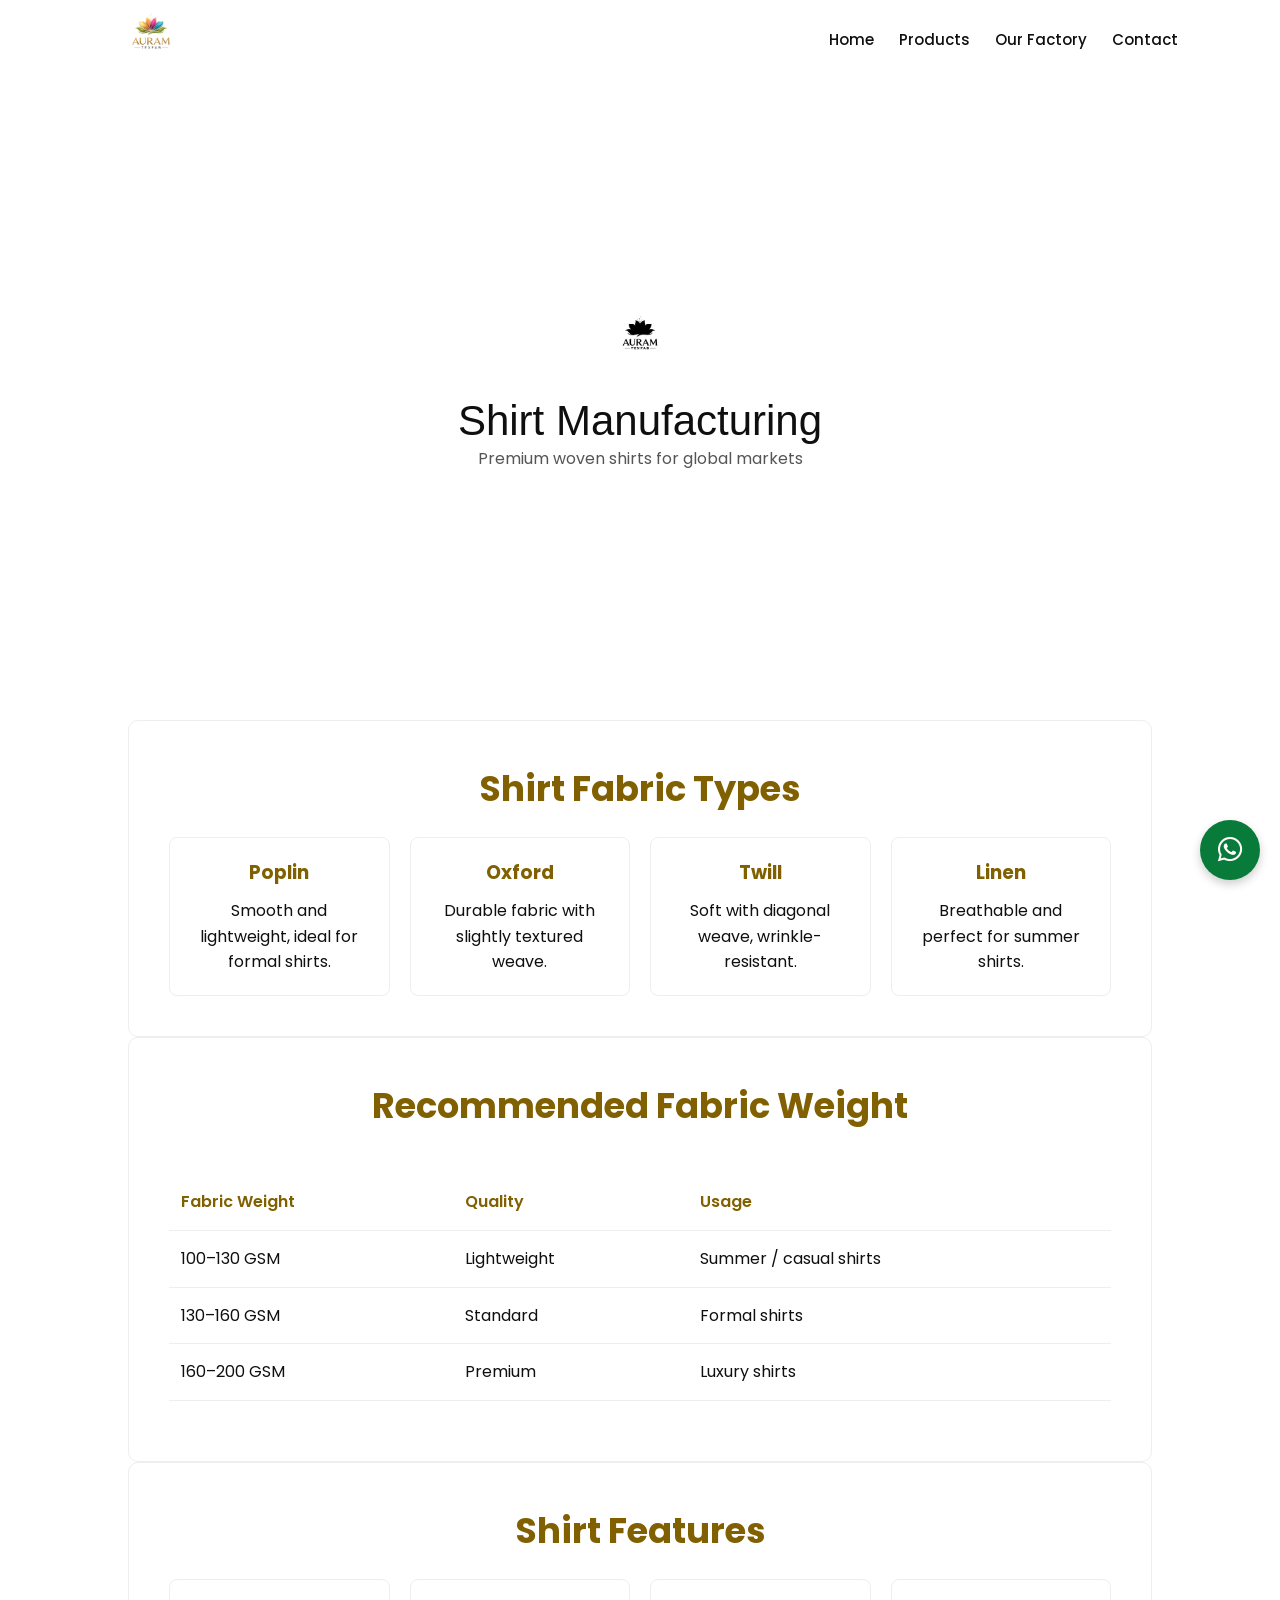
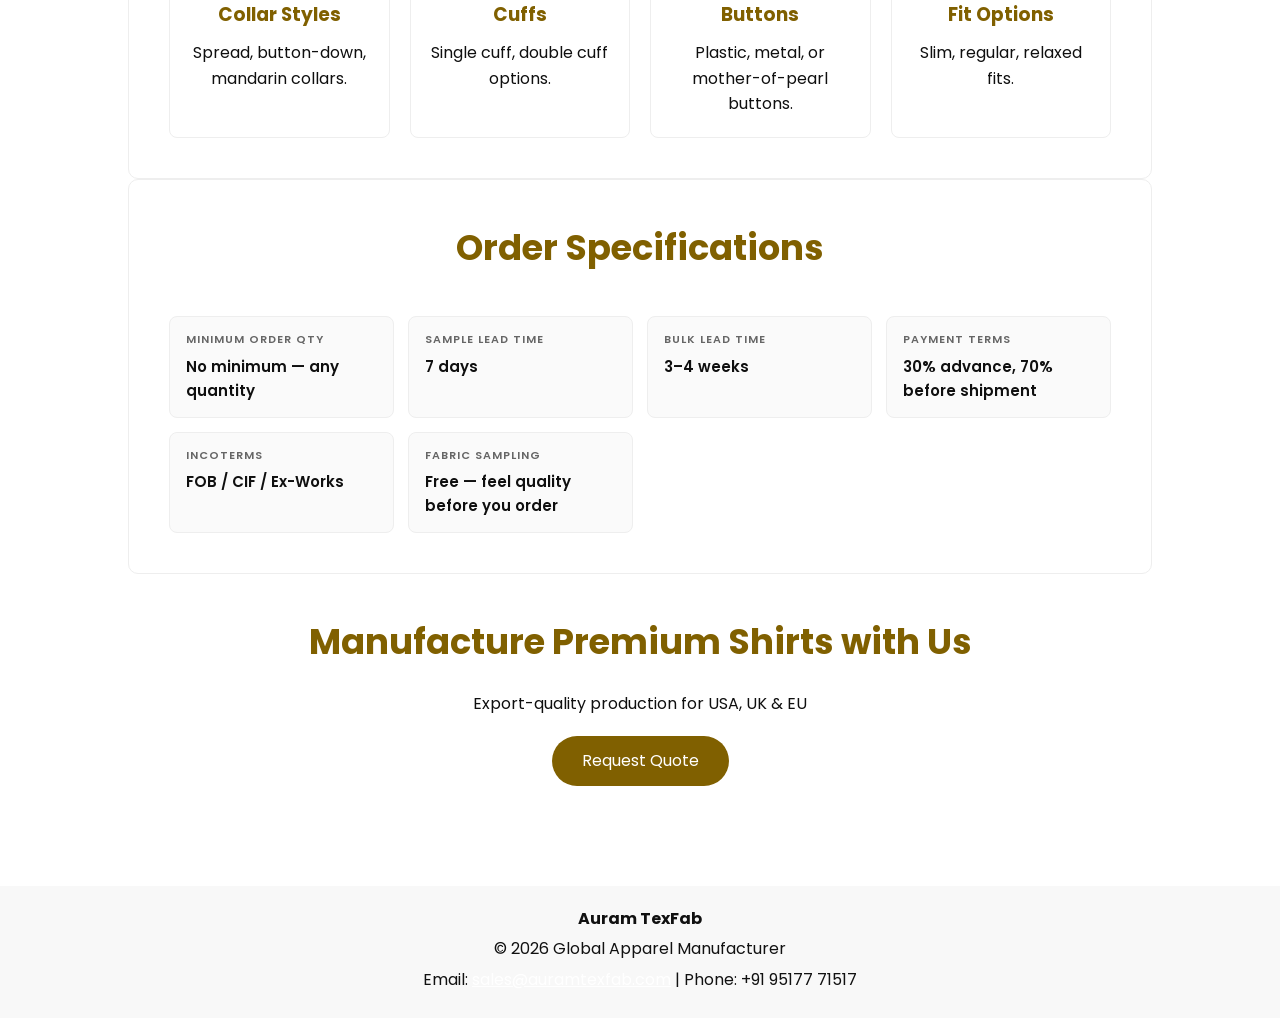
<file: shirts.html>
<!DOCTYPE html>
<html lang="en">

<head>
<!-- Google tag (gtag.js) -->
<script async src="https://www.googletagmanager.com/gtag/js?id=G-LCKVNH53ZQ"></script>
<script>
  window.dataLayer = window.dataLayer || [];
  function gtag(){dataLayer.push(arguments);}
  gtag('js', new Date());
  gtag('config', 'G-LCKVNH53ZQ');
</script>
  <meta charset="UTF-8">
  <meta name="viewport" content="width=device-width, initial-scale=1.0">
  <title>Auram TexFab | Shirt Manufacturing</title>

  <link rel="stylesheet" href="Style.css">
  <link rel="preconnect" href="https://cdnjs.cloudflare.com" crossorigin />
    <link rel="preload" href="https://cdnjs.cloudflare.com/ajax/libs/font-awesome/6.5.0/css/all.min.css" as="style" onload="this.onload=null;this.rel='stylesheet'" />
    <noscript><link rel="stylesheet" href="https://cdnjs.cloudflare.com/ajax/libs/font-awesome/6.5.0/css/all.min.css" /></noscript>


    <link rel="preconnect" href="https://fonts.googleapis.com" />
    <link rel="preconnect" href="https://fonts.gstatic.com" crossorigin />
    <link rel="preload" href="https://fonts.googleapis.com/css2?family=Playfair+Display:wght@600&amp;family=Poppins:wght@300;400;500;600&amp;display=swap" as="style" onload="this.onload=null;this.rel='stylesheet'" />
    <noscript><link rel="stylesheet" href="https://fonts.googleapis.com/css2?family=Playfair+Display:wght@600&amp;family=Poppins:wght@300;400;500;600&amp;display=swap" /></noscript>
  </head>

<body>

  <!-- NAVBAR -->
  <nav class="nav">
    <a href="index.html"><img src="LogoOptimized.svg" class="nav-logo nav-logo-product" alt="Auram TexFab Logo"></a>

    <button class="nav-toggle" id="navToggle" aria-label="Toggle navigation">&#9776;</button>

    <div class="nav-links" id="navLinks">
      <a href="index.html">Home</a>
      <a href="index.html#products">Products</a>
      <a href="gallery.html">Our Factory</a>
      <a href="index.html#contact">Contact</a>
    </div>
  </nav>

  <!-- HERO -->
  <div class="hero hero-small bg-shirts light-overlay hero-dark-text">
    <div class="overlay"></div>
    <div class="hero-content">
      <img src="LogoOptimized.svg" class="hero-logo hero-logo-small" alt="Auram TexFab Logo">

      <h1>Shirt Manufacturing</h1>
      <p>Premium woven shirts for global markets</p>
    </div>
  </div>

  <!-- CONTENT -->
  <div class="section">

    <!-- FABRIC TYPES -->
    <div class="card">
      <h2>Shirt Fabric Types</h2>

      <div class="grid">
        <div class="box">
          <h3>Poplin</h3>
          <p>Smooth and lightweight, ideal for formal shirts.</p>
        </div>

        <div class="box">
          <h3>Oxford</h3>
          <p>Durable fabric with slightly textured weave.</p>
        </div>

        <div class="box">
          <h3>Twill</h3>
          <p>Soft with diagonal weave, wrinkle-resistant.</p>
        </div>

        <div class="box">
          <h3>Linen</h3>
          <p>Breathable and perfect for summer shirts.</p>
        </div>
      </div>
    </div>

    <!-- GSM -->
    <div class="card">
      <h2>Recommended Fabric Weight</h2>

      <table>
        <tr>
          <th>Fabric Weight</th>
          <th>Quality</th>
          <th>Usage</th>
        </tr>
        <tr>
          <td>100–130 GSM</td>
          <td>Lightweight</td>
          <td>Summer / casual shirts</td>
        </tr>
        <tr>
          <td>130–160 GSM</td>
          <td>Standard</td>
          <td>Formal shirts</td>
        </tr>
        <tr>
          <td>160–200 GSM</td>
          <td>Premium</td>
          <td>Luxury shirts</td>
        </tr>
      </table>
    </div>

    <!-- FEATURES -->
    <div class="card">
      <h2>Shirt Features</h2>

      <div class="grid">
        <div class="box">
          <h3>Collar Styles</h3>
          <p>Spread, button-down, mandarin collars.</p>
        </div>

        <div class="box">
          <h3>Cuffs</h3>
          <p>Single cuff, double cuff options.</p>
        </div>

        <div class="box">
          <h3>Buttons</h3>
          <p>Plastic, metal, or mother-of-pearl buttons.</p>
        </div>

        <div class="box">
          <h3>Fit Options</h3>
          <p>Slim, regular, relaxed fits.</p>
        </div>
      </div>
    </div>

    <!-- ORDER SPECS -->
    <div class="card">
      <h2>Order Specifications</h2>
      <dl class="specs-dl">
        <div>
          <dt>Minimum Order Qty</dt>
          <dd>No minimum — any quantity</dd>
        </div>
        <div>
          <dt>Sample Lead Time</dt>
          <dd>7 days</dd>
        </div>
        <div>
          <dt>Bulk Lead Time</dt>
          <dd>3–4 weeks</dd>
        </div>
        <div>
          <dt>Payment Terms</dt>
          <dd>30% advance, 70% before shipment</dd>
        </div>
        <div>
          <dt>Incoterms</dt>
          <dd>FOB / CIF / Ex-Works</dd>
        </div>
        <div>
          <dt>Fabric Sampling</dt>
          <dd>Free — feel quality before you order</dd>
        </div>
      </dl>
    </div>

    <!-- CTA -->
    <div class="cta">
      <h2>Manufacture Premium Shirts with Us</h2>
      <p>Export-quality production for USA, UK & EU</p>
      <a href="index.html#contact" class="btn">Request Quote</a>
    </div>

  </div>

  <!-- FOOTER -->
  <footer class="footer-light">
    <p><strong>Auram TexFab</strong></p>
    <p>© 2026 Global Apparel Manufacturer</p>
    <p>Email: <a href="mailto:sales@auramtexfab.com">sales@auramtexfab.com</a> | <span class="no-wrap">Phone: +91 95177 71517</span></p>
  </footer>

  <!-- WHATSAPP -->
  <a href="https://wa.me/919517771517" class="whatsapp" aria-label="Chat on WhatsApp" target="_blank">
    <i class="fa-brands fa-whatsapp"></i>
  </a>
  <script src="Script.js"></script>
</body>

</html>
</file>
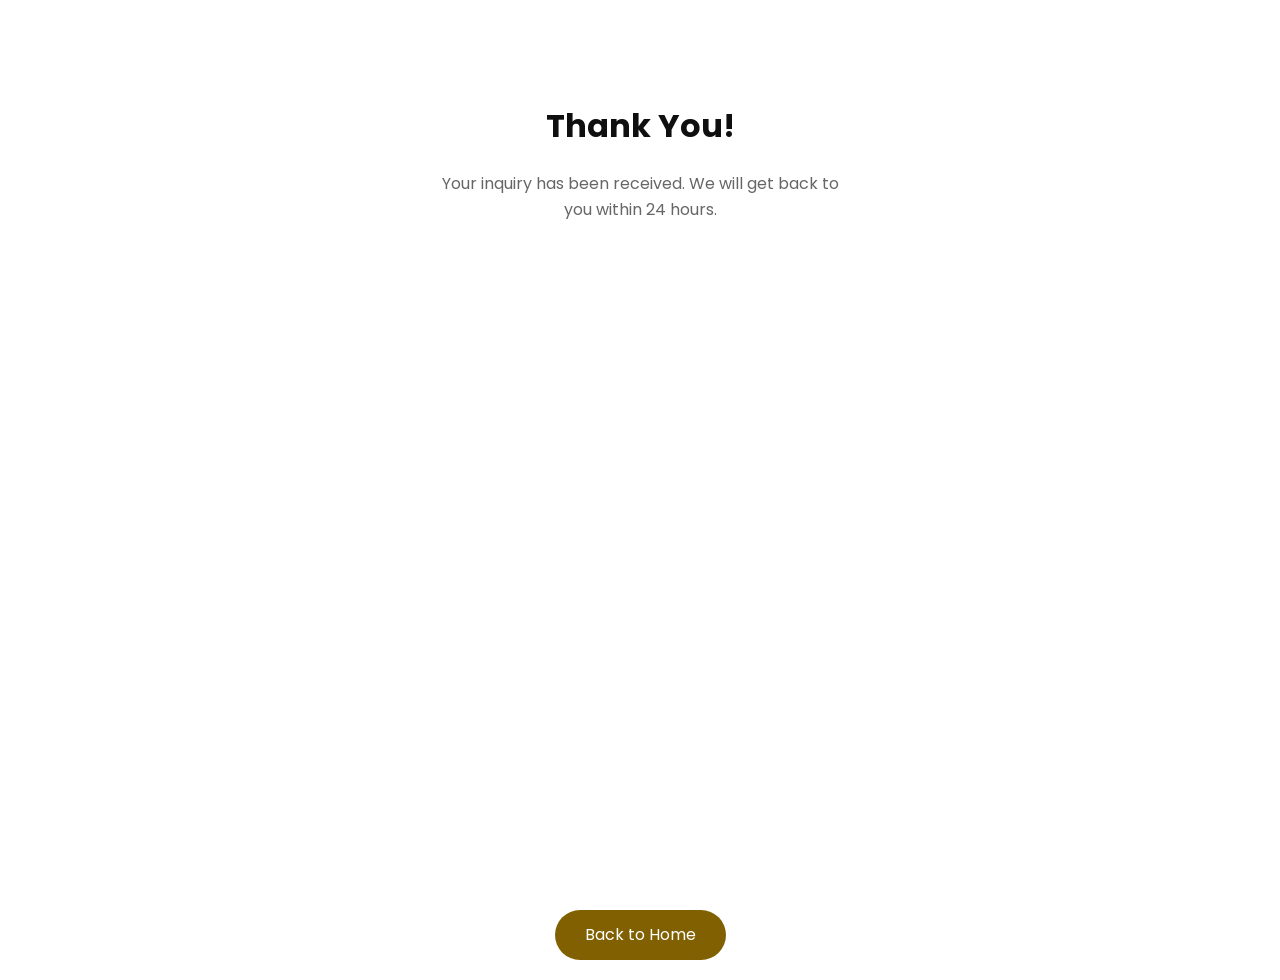
<file: thankyou.html>
<!DOCTYPE html>
<html lang="en">
<head>
<!-- Google tag (gtag.js) -->
<script async src="https://www.googletagmanager.com/gtag/js?id=G-LCKVNH53ZQ"></script>
<script>
  window.dataLayer = window.dataLayer || [];
  function gtag(){dataLayer.push(arguments);}
  gtag('js', new Date());
  gtag('config', 'G-LCKVNH53ZQ');
</script>
<meta charset="UTF-8">
<meta name="viewport" content="width=device-width, initial-scale=1.0">
<title>Auram TexFab | Thank You</title>
<link rel="stylesheet" href="Style.css">

    <link rel="preconnect" href="https://fonts.googleapis.com" />
    <link rel="preconnect" href="https://fonts.gstatic.com" crossorigin />
    <link rel="preload" href="https://fonts.googleapis.com/css2?family=Playfair+Display:wght@600&amp;family=Poppins:wght@300;400;500;600&amp;display=swap" as="style" onload="this.onload=null;this.rel='stylesheet'" />
    <noscript><link rel="stylesheet" href="https://fonts.googleapis.com/css2?family=Playfair+Display:wght@600&amp;family=Poppins:wght@300;400;500;600&amp;display=swap" /></noscript>
  </head>
<body>

<div class="thankyou-container">
  <h1>Thank You!</h1>
  <p class="sub-text" style="max-width: 400px; margin-top: 20px;">Your inquiry has been received. We will get back to you within 24 hours.</p>
  <br>
  <a href="index.html" class="btn">Back to Home</a>
</div>
</body>
</html>
</file>
<file: Style.css>
/* GLOBAL */
:root {
  --gold: #D4AF37;
  --gold-action: #806000;
  --black: #0f0f0f;
  --white: #ffffff;
  --gray: #666;
}

* {
  margin: 0;
  padding: 0;
  box-sizing: border-box;
}

html {
  scroll-behavior: smooth;
  overflow-x: clip;
}

img,
video {
  max-width: 100%;
}

body {
  font-family: 'Poppins', 'Segoe UI', sans-serif;
  color: var(--black);
  background-color: var(--white);
  line-height: 1.6;
  padding-top: 80px;
}

/* NAV */
.nav {
  display: flex;
  justify-content: space-between;
  align-items: center;
  padding: 0 8%;
  height: 80px;
  position: fixed;
  top: 0;
  left: 0;
  width: 100%;
  background: rgba(255, 255, 255, 0.95);
  backdrop-filter: blur(10px);
  z-index: 1000;
}

.nav-logo {
  height: 112px;
  width: auto;
  object-fit: contain;
  transition: 0.3s;
}

.nav-links {
  display: flex;
  align-items: center;
}

.nav-links a {
  margin-left: 25px;
  text-decoration: none;
  color: var(--black);
  font-weight: 500;
  font-size: 15px;
  transition: 0.3s;
}

.nav-links a:hover {
  color: var(--gold);
}

.nav-links a[href*="catalogue"] {
  color: var(--gold-action);
  font-weight: 600;
}

.nav-toggle {
  display: none;
  font-size: 24px;
  background: none;
  border: none;
  cursor: pointer;
  color: var(--black);
  min-width: 44px;
  min-height: 44px;
}

/* HERO */
.hero {
  min-height: 100vh;
  display: flex;
  align-items: center;
  justify-content: center;
  position: relative;
  text-align: center;
}

.hero.hero-small {
  min-height: 60vh;
  padding-top: 80px;
}

.hero .overlay {
  position: absolute;
  inset: 0;
  background: rgba(0, 0, 0, 0.6);
  z-index: 1;
}

.hero.light-overlay .overlay {
  background: linear-gradient(rgba(255, 255, 255, 0.85), rgba(255, 255, 255, 0.95));
  z-index: 1;
}

.hero-content {
  position: relative;
  z-index: 2;
  color: white;
  padding: 0 20px;
  width: 100%;
}

.hero.hero-dark-text .hero-content {
  color: var(--black);
}

.hero.hero-dark-text .hero-content p {
  color: #555;
}

/* Specific Backgrounds */
.bg-home {
  background: url('https://images.unsplash.com/photo-1523381210434-271e8be1f52b?q=80&w=2000') center/cover no-repeat;
}

.bg-tshirt {
  background: url('https://images.unsplash.com/photo-1520975922203-bc0b6b6f6c0b') center/cover no-repeat;
}

.bg-jackets {
  background: url('https://images.unsplash.com/photo-1600180758890-6b94519a8ba3') center/cover no-repeat;
}

.bg-shirts {
  background: url('https://images.unsplash.com/photo-1603252109303-2751441dd157') center/cover no-repeat;
}

.bg-polos {
  background: url('images/polo-hero.png') center/cover no-repeat;
}

.bg-knitwear {
  background: url('https://images.unsplash.com/photo-1574180566232-aaad1b5b8450') center/cover no-repeat;
}

.hero-logo {
  height: clamp(150px, 18vw, 190px);
  margin-bottom: 20px;
}

.hero-logo.hero-logo-small {
  height: auto;
  width: 90px;
  filter: grayscale(100%) brightness(0);
}

.hero h1 {
  font-family: 'Playfair Display', serif;
  font-size: 3.5rem;
  line-height: 1.2;
}

.bg-home .hero-content h1 {
  max-width: 900px;
  margin: 0 auto;
  font-size: clamp(2.25rem, 5vw, 3.5rem);
}

.hero-description {
  max-width: 680px;
  margin: 14px auto 0;
  font-size: 1.05rem;
  line-height: 1.7;
}

.hero.bg-home {
  min-height: 78vh;
}

.hero-highlights {
  position: absolute;
  inset: 0;
  z-index: 2;
  pointer-events: none;
}

.hero-highlight {
  position: absolute;
  top: 34%;
  display: flex;
  flex-direction: column;
  gap: 5px;
  width: 220px;
  padding: 16px 18px;
  color: white;
  text-align: left;
  background: rgba(15, 15, 15, 0.58);
  border-left: 3px solid var(--gold);
  backdrop-filter: blur(4px);
}

.hero-highlight strong {
  color: #f2cf65;
  font-size: 1rem;
}

.hero-highlight span {
  font-size: 0.88rem;
  line-height: 1.45;
}

.hero-highlight-left {
  left: 6%;
}

.hero-highlight-right {
  right: 6%;
}

@media (max-width: 900px) {
  .hero.bg-home {
    min-height: 92vh;
  }

  .hero-highlight {
    top: auto;
    bottom: 88px;
    width: 42%;
    padding: 12px;
  }

  .hero-highlight-left {
    left: 5%;
  }

  .hero-highlight-right {
    right: 5%;
  }
}

.hero.hero-small h1 {
  font-family: 'Segoe UI', sans-serif;
  font-size: 42px;
  font-weight: 400;
}

.btn {
  background: var(--gold-action);
  padding: 12px 30px;
  color: white;
  text-decoration: none;
  display: inline-block;
  margin-top: 20px;
  border-radius: 30px;
  transition: 0.3s;
  border: none;
  cursor: pointer;
}

.btn:hover {
  background: #654c00;
}

/* SECTION */
.section {
  padding: 100px 10%;
  text-align: center;
}

.section.light {
  background: #fafafa;
}

.section h2 {
  color: var(--gold-action);
  margin-bottom: 20px;
  font-size: 2.2rem;
}

.sub-text {
  max-width: 700px;
  margin: auto;
  color: var(--gray);
}

/* GRID */
.grid {
  display: grid;
  grid-template-columns: repeat(auto-fit, minmax(220px, 1fr));
  gap: 20px;
}

.card {
  background: var(--white);
  padding: 40px;
  border: 1px solid #eee;
  border-radius: 10px;
  transition: 0.3s;
  display: flex;
  flex-direction: column;
}

.card.link-card {
  padding: 0;
  justify-content: center;
  align-items: center;
}

.card.link-card a {
  display: flex;
  align-items: center;
  justify-content: center;
  width: 100%;
  padding: 40px;
  text-decoration: none;
  color: var(--black);
  font-weight: 600;
  transition: 0.3s;
  height: 100%;
  overflow: hidden;
}

.card.link-card:hover {
  background: var(--gold-action);
  transform: translateY(-5px);
}

.card.link-card:hover a {
  color: white;
}

.box {
  border: 1px solid #eee;
  padding: 20px;
  border-radius: 8px;
  transition: 0.3s;
  background: var(--white);
  flex: 1;
}

.box:hover {
  transform: translateY(-5px);
  border-color: var(--gold);
}

.box h3 {
  color: var(--gold-action);
  margin-bottom: 10px;
}

/* TABLE  */
table {
  width: 100%;
  border-collapse: collapse;
  margin: 20px 0;
}

th,
td {
  padding: 15px 12px;
  border-bottom: 1px solid #eee;
  text-align: left;
}

th {
  color: var(--gold-action);
  font-weight: 600;
}

/* PROCESS */
.process {
  display: flex;
  justify-content: center;
  align-items: center;
  flex-wrap: wrap;
  gap: 15px;
  margin-top: 40px;
}

.process-step {
  padding: 20px;
  border-bottom: 2px solid var(--gold);
  font-weight: 500;
  min-width: 140px;
  background: white;
  border-radius: 8px;
  transition: all 0.3s ease;
  cursor: pointer;
  color: inherit;
  text-decoration: none;
}

.process-step:hover {
  background: var(--gold-action);
  color: white;
  transform: translateY(-5px);
  box-shadow: 0 8px 20px rgba(0, 0, 0, 0.15);
}

.process-arrow {
  color: var(--gold-action);
  font-size: 24px;
  transition: 0.3s ease;
}

/* CONTACT */
.contact-wrapper {
  display: flex;
  gap: 40px;
  flex-wrap: wrap;
  justify-content: center;
  align-items: flex-start;
  margin-top: 40px;
}

.contact-info {
  text-align: left;
  flex: 1;
  min-width: 250px;
  max-width: 400px;
}

.contact-info h3 {
  margin-bottom: 15px;
}

.contact-info p {
  margin: 10px 0;
}

form {
  flex: 1;
  min-width: 250px;
  max-width: 400px;
  width: 100%;
  display: flex;
  flex-direction: column;
  gap: 15px;
}

input,
textarea {
  width: 100%;
  padding: 15px;
  border: 1px solid #ddd;
  border-radius: 5px;
  font-family: inherit;
  font-size: 14px;
}

textarea {
  resize: vertical;
  min-height: 120px;
}

/* CTA  */
.cta {
  text-align: center;
  margin-top: 40px;
}

/* WHATSAPP */
.whatsapp {
  position: fixed;
  bottom: 20px;
  right: 20px;
  background: #087b3a;
  color: white;
  width: 60px;
  height: 60px;
  display: flex;
  align-items: center;
  justify-content: center;
  border-radius: 50%;
  text-decoration: none;
  font-size: 28px;
  box-shadow: 0 4px 10px rgba(0, 0, 0, 0.2);
  z-index: 1000;
  transition: 0.3s;
}

.whatsapp:hover {
  transform: scale(1.1);
  box-shadow: 0 6px 15px rgba(0, 0, 0, 0.3);
}

/* FOOTER  */
footer {
  background: var(--black);
  color: #aaa;
  text-align: center;
  padding: 20px 20px;
}

.footer-light {
  background: #f8f8f8;
  color: #111;
}

footer a {
  color: #fff;
  text-decoration: underline;
}

footer p {
  margin-bottom: 5px;
}

.no-wrap {
  white-space: nowrap;
}


@media (max-width: 900px) {
  .collection-cats {
    grid-template-columns: 1fr;
  }
}

@media (max-width: 900px) {
  .nav-toggle {
    display: block;
  }

  .nav-links {
    display: flex;
    flex-direction: column;
    align-items: stretch;
    width: 100%;
    max-height: calc(100vh - 80px);
    max-height: calc(100dvh - 80px);
    overflow-y: auto;
    background: white;
    position: absolute;
    top: 76px;
    left: 0;
    padding: 14px 0;
    box-shadow: 0 5px 10px rgba(0, 0, 0, 0.1);
    visibility: hidden;
    opacity: 0;
    transform: translateY(-10px);
    transition: all 0.3s ease;
  }

  .nav-links.active {
    visibility: visible;
    opacity: 1;
    transform: translateY(0);
  }

  .nav-links a {
    margin: 0;
    padding: 12px 6%;
    font-size: 16px;
  }
}

@media (max-width: 768px) {
  .collection-section {
    padding: 60px 5%;
  }

  .collection-head h2 {
    font-size: 2.2rem;
  }

  .ccat-imgs img {
    width: 90px;
    height: 110px;
  }

  .nav {
    height: 80px;
    padding: 0 5%;
  }

  .nav-logo {
    height: 72px;
    width: auto;
  }

  .nav-toggle {
    display: block;
  }

  .nav-links {
    display: flex;
    flex-direction: column;
    width: 100%;
    background: white;
    position: absolute;
    top: 76px;
    left: 0;
    padding: 20px 0;
    box-shadow: 0 5px 10px rgba(0, 0, 0, 0.1);
    visibility: hidden;
    opacity: 0;
    transform: translateY(-10px);
    transition: all 0.3s ease;
  }

  .nav-links.active {
    visibility: visible;
    opacity: 1;
    transform: translateY(0);
  }

  .nav-links a {
    margin: 0;
    padding: 12px 6%;
    font-size: 16px;
  }

  .hero h1 {
    font-size: 2.5rem;
  }

  .hero.hero-small h1 {
    font-size: 32px;
  }

  .section {
    padding: 60px 5%;
  }

  .section table,
  .card table {
    display: block;
    max-width: 100%;
    overflow-x: auto;
    white-space: nowrap;
  }

  .process {
    flex-direction: column;
  }

  .process-arrow {
    transform: rotate(90deg);
  }

  .contact-wrapper {
    flex-direction: column;
    align-items: center;
  }

  .process-timeline {
    display: grid;
    grid-template-columns: repeat(2, minmax(0, 1fr));
  }

  .timeline-item {
    min-width: 0;
    padding: 16px 10px;
    border-bottom: 1px solid #eee;
  }

  .timeline-item:nth-child(2n) {
    border-right: none;
  }

  .timeline-item:last-child,
  .timeline-item:nth-last-child(2) {
    border-bottom: none;
  }

  .whatsapp {
    width: 52px;
    height: 52px;
    right: 14px;
    bottom: 14px;
    font-size: 24px;
  }

  .whatsapp::before {
    display: none;
  }

  .contact-info {
    text-align: center;
  }
}

@media (max-width: 480px) {
  .hero h1 {
    font-size: clamp(1.8rem, 8vw, 2.2rem);
    overflow-wrap: anywhere;
  }

  .hero.bg-home .hero-content h1 {
    font-size: clamp(2rem, 9vw, 2.6rem);
  }

  .hero-description {
    font-size: 0.95rem;
  }

  .section h2 {
    font-size: 1.8rem;
  }

  .btn,
  .btn-catalogue {
    max-width: 100%;
    padding: 12px 22px;
  }

  table {
    display: block;
    overflow-x: auto;
    white-space: nowrap;
  }
}

/* ─── COLLECTION SECTION ────────────────────────── */
.collection-section {
  background: var(--black);
  padding: 100px 8%;
}

.collection-inner {
  max-width: 1200px;
  margin: 0 auto;
}

.collection-head {
  text-align: center;
  margin-bottom: 64px;
}

.collection-eyebrow {
  display: inline-block;
  font-size: 11px;
  font-weight: 600;
  letter-spacing: 2px;
  text-transform: uppercase;
  color: var(--gold);
  margin-bottom: 18px;
  opacity: 0.85;
}

.collection-head h2 {
  font-family: 'Playfair Display', serif;
  font-size: 3rem;
  color: #fff;
  margin-bottom: 16px;
}

.collection-sub {
  color: rgba(255, 255, 255, 0.78);
  max-width: 540px;
  margin: 0 auto;
  font-size: 15px;
  line-height: 1.75;
}

/* ── Category Cards ── */
.collection-cats {
  display: grid;
  grid-template-columns: repeat(3, 1fr);
  gap: 16px;
  margin-bottom: 60px;
}

.ccat {
  background: #141414;
  border: 1px solid rgba(255, 255, 255, 0.07);
  border-radius: 20px;
  overflow: hidden;
  text-decoration: none;
  display: flex;
  flex-direction: column;
  transition: all 0.35s ease;
}

.ccat:hover {
  border-color: var(--gold);
  transform: translateY(-6px);
  box-shadow: 0 20px 50px rgba(212, 175, 55, 0.1);
}

.ccat-top {
  padding: 32px 28px 24px;
  flex: 1;
}

.ccat-tag {
  display: inline-block;
  font-size: 10px;
  font-weight: 700;
  letter-spacing: 2px;
  text-transform: uppercase;
  color: var(--gold);
  background: rgba(212, 175, 55, 0.1);
  border: 1px solid rgba(212, 175, 55, 0.25);
  padding: 4px 12px;
  border-radius: 100px;
  margin-bottom: 14px;
}

.ccat-top h3 {
  font-family: 'Playfair Display', serif;
  font-size: 1.9rem;
  color: #fff;
  margin: 0 0 10px;
}

.ccat-top p {
  font-size: 13px;
  color: rgba(255, 255, 255, 0.45);
  line-height: 1.65;
  margin: 0 0 18px;
}

.ccat-cta {
  font-size: 13px;
  font-weight: 600;
  color: var(--gold);
  letter-spacing: 0.5px;
  transition: letter-spacing 0.3s;
}

.ccat:hover .ccat-cta {
  letter-spacing: 1.5px;
}

.ccat-link-wrap {
  text-decoration: none;
  display: flex;
  flex-direction: column;
  flex: 1;
  color: inherit;
}

.ccat-imgs {
  display: flex;
  gap: 12px;
  background: #0a0a0a;
  border-top: 1px solid rgba(255, 255, 255, 0.06);
  overflow-x: auto;
  padding: 14px 16px;
  scrollbar-width: none;
  -webkit-overflow-scrolling: touch;
  cursor: grab;
}

.ccat-imgs.active {
  cursor: grabbing;
}

.ccat-imgs::-webkit-scrollbar {
  display: none;
}

.ccat-img-link {
  flex: 0 0 120px;
  width: 120px;
  height: 140px;
  overflow: hidden;
  border-radius: 10px;
  background: #fff;
  transition: all 0.3s ease;
  border: 1px solid rgba(255, 255, 255, 0.03);
}

.ccat-img-link:hover {
  border-color: rgba(212, 175, 55, 0.35);
  background: #121212;
}

.ccat-imgs img {
  width: 120px;
  height: 140px;
  object-fit: cover;
  object-position: center;
  background: #fff;
  padding: 0;
  transition: transform 0.4s ease;
  display: block;
}

.ccat:hover .ccat-imgs img {
  transform: translateY(-4px);
}

/* ── Product Strip ── */
.pstrip-wrap {
  margin-bottom: 56px;
}

.pstrip-label {
  font-size: 11px;
  font-weight: 700;
  letter-spacing: 2px;
  text-transform: uppercase;
  color: rgba(255, 255, 255, 0.72);
  margin-bottom: 18px;
}

.product-strip {
  display: flex;
  gap: 12px;
  overflow-x: auto;
  padding-bottom: 6px;
  scrollbar-width: none;
  cursor: grab;
  -webkit-overflow-scrolling: touch;
}

.product-strip.active {
  cursor: grabbing;
}

.product-strip::-webkit-scrollbar {
  display: none;
}

.pstrip-item {
  flex-shrink: 0;
  width: 140px;
  background: #141414;
  border: 1px solid rgba(255, 255, 255, 0.07);
  border-radius: 14px;
  overflow: hidden;
  text-align: center;
  text-decoration: none;
  transition: all 0.3s ease;
  display: block;
}

.pstrip-item:hover {
  border-color: var(--gold);
  transform: translateY(-4px);
  box-shadow: 0 12px 28px rgba(212, 175, 55, 0.1);
}

.pstrip-item img {
  width: 100%;
  height: 180px;
  object-fit: cover;
  object-position: center;
  display: block;
  background: #fff;
  padding: 0;
}

.pstrip-item span {
  display: block;
  font-size: 12px;
  font-weight: 600;
  color: rgba(255, 255, 255, 0.65);
  padding: 10px 8px;
  letter-spacing: 0.3px;
}

/* ── Collection CTA ── */
.collection-cta {
  text-align: center;
}

.btn-catalogue {
  display: inline-flex;
  align-items: center;
  gap: 10px;
  background: var(--gold-action);
  color: #fff;
  padding: 14px 40px;
  border-radius: 100px;
  text-decoration: none;
  font-weight: 600;
  font-size: 15px;
  transition: all 0.3s ease;
  margin-bottom: 14px;
}

.btn-catalogue:hover {
  background: #654c00;
  gap: 16px;
}

.cta-note {
  font-size: 11px;
  color: rgba(255, 255, 255, 0.82);
  margin: 0;
  text-transform: uppercase;
  letter-spacing: 1.5px;
}

/* ─── TRUST BAR ──────────────────────────────────── */
.trust-bar {
  background: var(--black);
  color: #fff;
  display: flex;
  flex-wrap: wrap;
  justify-content: center;
}

.trust-bar-item {
  flex: 1;
  min-width: 150px;
  padding: 20px 24px;
  text-align: center;
  border-right: 1px solid rgba(255, 255, 255, 0.08);
}

.trust-bar-item:last-child {
  border-right: none;
}

.trust-bar-item strong {
  display: block;
  font-size: 1.7rem;
  color: var(--gold);
  font-family: 'Playfair Display', serif;
  line-height: 1;
  margin-bottom: 4px;
}

.trust-bar-item span {
  font-size: 11px;
  text-transform: uppercase;
  letter-spacing: 1px;
  opacity: 0.65;
}

.service-strip {
  display: grid;
  grid-template-columns: repeat(6, minmax(0, 1fr));
  padding: 30px 5%;
  background: #f7f6f3;
  border-bottom: 1px solid #e9e6df;
}

.service-strip-item {
  min-width: 0;
  padding: 10px 16px;
  text-align: center;
  border-right: 1px solid #cfcac0;
}

.service-strip-item:last-child {
  border-right: none;
}

.service-strip-item i {
  display: block;
  margin-bottom: 12px;
  color: var(--gold-action);
  font-size: 28px;
}

.service-strip-item h2 {
  margin-bottom: 8px;
  font-size: 13px;
  line-height: 1.35;
  text-transform: uppercase;
}

.service-strip-item p {
  color: var(--gray);
  font-size: 12px;
  line-height: 1.5;
}

@media (max-width: 1000px) {
  .service-strip {
    grid-template-columns: repeat(3, minmax(0, 1fr));
  }

  .service-strip-item:nth-child(3n) {
    border-right: none;
  }

  .service-strip-item:nth-child(n + 4) {
    border-top: 1px solid #cfcac0;
  }
}

@media (max-width: 600px) {
  .service-strip {
    grid-template-columns: repeat(2, minmax(0, 1fr));
    padding: 20px 4%;
  }

  .service-strip-item {
    padding: 16px 8px;
  }

  .service-strip-item:nth-child(3n) {
    border-right: 1px solid #cfcac0;
  }

  .service-strip-item:nth-child(2n) {
    border-right: none;
  }

  .service-strip-item:nth-child(n + 3) {
    border-top: 1px solid #cfcac0;
  }
}

/* ─── MARKET FLAGS ───────────────────────────────── */
.market-flags {
  display: flex;
  flex-wrap: wrap;
  gap: 10px;
  justify-content: center;
  margin-top: 28px;
}

.market-flag {
  background: #f5f5f5;
  border: 1px solid #e8e8e8;
  border-radius: 100px;
  padding: 7px 16px;
  font-size: 13px;
  font-weight: 500;
  display: flex;
  align-items: center;
  gap: 6px;
}

/* ─── ENHANCED WHY-US CARDS ──────────────────────── */
.why-card {
  background: #fff;
  border: 1px solid #eee;
  border-radius: 10px;
  padding: 32px 24px;
  text-align: left;
  transition: 0.3s;
  display: flex;
  flex-direction: column;
  gap: 10px;
}

.why-card:hover {
  transform: translateY(-4px);
  border-color: var(--gold);
  box-shadow: 0 12px 30px rgba(212, 175, 55, 0.12);
}

.why-card .why-icon {
  font-size: 28px;
}

.why-card h3 {
  color: var(--gold-action);
  font-size: 17px;
  margin: 0;
}

.why-card p {
  color: var(--gray);
  font-size: 14px;
  margin: 0;
  line-height: 1.65;
}

/* ─── PROCESS TIMELINE STRIP ─────────────────────── */
.process-timeline {
  display: flex;
  flex-wrap: wrap;
  justify-content: center;
  margin-top: 30px;
  border: 1px solid #eee;
  border-radius: 10px;
  overflow: hidden;
}

.timeline-item {
  flex: 1;
  min-width: 150px;
  padding: 18px 20px;
  text-align: center;
  border-right: 1px solid #eee;
  background: #fafafa;
}

.timeline-item:last-child {
  border-right: none;
}

.timeline-item strong {
  display: block;
  font-size: 1.1rem;
  color: var(--gold-action);
  margin-bottom: 4px;
  font-family: 'Playfair Display', serif;
}

.timeline-item span {
  font-size: 12px;
  color: var(--gray);
  text-transform: uppercase;
  letter-spacing: 0.5px;
}

/* ─── FAQ ────────────────────────────────────────── */
.faq-list {
  max-width: 820px;
  margin: 40px auto 0;
  text-align: left;
}

.faq-item {
  border-bottom: 1px solid #eee;
}

.faq-question {
  width: 100%;
  min-height: 52px;
  background: none;
  border: none;
  padding: 18px 0;
  text-align: left;
  font-size: 15px;
  font-weight: 600;
  cursor: pointer;
  display: flex;
  justify-content: space-between;
  align-items: center;
  color: var(--black);
  font-family: inherit;
  line-height: 1.4;
}

.faq-icon {
  color: var(--gold-action);
  font-size: 22px;
  font-weight: 300;
  transition: transform 0.3s;
  flex-shrink: 0;
  margin-left: 16px;
  line-height: 1;
}

.faq-item.open .faq-icon {
  transform: rotate(45deg);
}

.faq-answer {
  max-height: 0;
  overflow: hidden;
  transition: max-height 0.35s ease, padding 0.35s ease;
  color: var(--gray);
  font-size: 14px;
  line-height: 1.75;
}

.faq-item.open .faq-answer {
  max-height: 300px;
  padding-bottom: 20px;
}

/* ─── CONTACT IMPROVEMENTS ───────────────────────── */
.contact-badges {
  display: flex;
  flex-wrap: wrap;
  gap: 8px;
  margin-top: 16px;
}

.contact-badge {
  background: #f5f5f5;
  border: 1px solid #e8e8e8;
  border-radius: 100px;
  padding: 5px 12px;
  font-size: 12px;
  color: var(--gray);
  font-weight: 500;
}

.contact-wa-link {
  display: inline-flex;
  align-items: center;
  gap: 8px;
  background: #087b3a;
  color: #fff;
  padding: 10px 20px;
  border-radius: 30px;
  text-decoration: none;
  font-weight: 600;
  font-size: 14px;
  transition: 0.3s;
  margin-top: 16px;
}

.contact-wa-link:hover {
  background: #065b2c;
}

/* ─── ORDER SPECS (product pages) ────────────────── */
.specs-dl {
  display: grid;
  grid-template-columns: repeat(auto-fit, minmax(180px, 1fr));
  gap: 14px;
  margin-top: 20px;
  text-align: left;
}

.specs-dl div {
  background: #fafafa;
  border: 1px solid #eee;
  border-radius: 8px;
  padding: 14px 16px;
}

.specs-dl dt {
  font-size: 11px;
  text-transform: uppercase;
  letter-spacing: 1px;
  color: var(--gray);
  font-weight: 600;
  margin-bottom: 6px;
}

.specs-dl dd {
  margin: 0;
  font-weight: 600;
  font-size: 15px;
  color: var(--black);
}

/* ─── WHATSAPP TOOLTIP ───────────────────────────── */
.whatsapp::before {
  content: 'Chat on WhatsApp';
  position: absolute;
  right: calc(100% + 12px);
  top: 50%;
  transform: translateY(-50%) translateX(6px);
  background: #075e54;
  color: #fff;
  padding: 6px 14px;
  border-radius: 20px;
  font-size: 13px;
  white-space: nowrap;
  opacity: 0;
  transition: opacity 0.2s, transform 0.2s;
  pointer-events: none;
  font-family: 'Poppins', sans-serif;
}

.whatsapp:hover::before {
  opacity: 1;
  transform: translateY(-50%) translateX(0);
}

/* ─── NAV LOGO PRODUCT PAGES ─────────────────────── */
.nav-logo-product {
  height: 65px;
}

/* Thank you page specific */
.thankyou-container {
  display: flex;
  flex-direction: column;
  align-items: center;
  justify-content: center;
  height: 100vh;
  text-align: center;
  padding: 20px;
}

/* MOBILE OVERRIDES FOR COLLECTION SECTION */
@media (max-width: 900px) {
  .collection-cats {
    grid-template-columns: 1fr;
  }
}

@media (max-width: 768px) {
  html, body {
    overflow-x: hidden;
  }

  .collection-section {
    padding: 60px 5%;
  }

  .collection-head h2 {
    font-size: 2.2rem;
  }

  .ccat-img-link {
    flex: 0 0 90px;
    width: 90px;
    height: 110px;
  }

  .ccat-imgs img {
    width: 90px;
    height: 110px;
  }
  .contact-badges {
    justify-content: center;
    gap: 10px;
  }

  .contact-badge {
    text-align: center;
  }
}
</file>
<file: service-pages.css>
.service-page-hero {
  padding: 72px 8% 64px;
  color: #fff;
  text-align: center;
  background: linear-gradient(135deg, #141414, #302711);
}

.service-page-hero .eyebrow {
  color: #e5c45c;
  font-size: 12px;
  font-weight: 600;
  letter-spacing: 2px;
  text-transform: uppercase;
}

.service-page-hero h1 {
  max-width: 900px;
  margin: 12px auto;
  font-family: 'Playfair Display', serif;
  font-size: clamp(2.25rem, 5vw, 3.5rem);
  line-height: 1.15;
}

.service-page-hero p {
  max-width: 760px;
  margin: 0 auto;
  color: rgba(255, 255, 255, .84);
}

.service-page-hero .btn {
  margin-top: 24px;
}

.service-steps {
  display: flex;
  justify-content: center;
  gap: 0;
  overflow-x: auto;
  padding: 14px 5%;
  background: #f7f6f3;
  border-bottom: 1px solid #e9e6df;
}

.service-steps a {
  flex: 0 0 auto;
  padding: 12px 20px;
  color: #343434;
  font-size: 13px;
  font-weight: 500;
  text-decoration: none;
  border-bottom: 2px solid transparent;
}

.service-steps a[aria-current="page"],
.service-steps a:hover {
  color: var(--gold-action);
  border-color: var(--gold);
}

.service-content {
  max-width: 1100px;
  margin: 0 auto;
  padding: 64px 24px;
}

.service-content h2 {
  margin-bottom: 14px;
  color: var(--gold-action);
  font-size: 1.8rem;
}

.service-content > p {
  max-width: 850px;
  margin: 0 auto 32px;
  color: var(--gray);
}

.service-content .service-lead {
  max-width: 900px;
  margin: 0 auto 42px;
  padding: 24px 28px;
  color: #333;
  font-size: 1.05rem;
  background: #faf8f2;
  border-left: 4px solid var(--gold);
}

.service-feature-grid {
  display: grid;
  grid-template-columns: repeat(auto-fit, minmax(220px, 1fr));
  gap: 18px;
  margin: 28px 0 44px;
}

.service-feature {
  padding: 24px;
  background: #fff;
  border: 1px solid #eae7df;
  border-radius: 10px;
}

.service-feature h3 {
  margin-bottom: 8px;
  color: #262626;
  font-size: 1.05rem;
}

.service-feature p {
  color: var(--gray);
  font-size: 14px;
}

.service-faq {
  margin-top: 36px;
}

.service-faq details {
  padding: 16px 0;
  border-bottom: 1px solid #e8e8e8;
}

.service-faq summary {
  color: #282828;
  font-weight: 600;
  cursor: pointer;
}

.service-faq details p {
  margin-top: 10px;
  color: var(--gray);
}

.service-next {
  display: flex;
  justify-content: space-between;
  gap: 20px;
  margin-top: 48px;
  padding-top: 24px;
  border-top: 1px solid #e8e8e8;
}

.service-next a {
  color: var(--gold-action);
  font-weight: 600;
  text-decoration: none;
}

.service-page-footer {
  padding: 24px;
  text-align: center;
  color: #666;
  background: #fafafa;
}

@media (max-width: 768px) {
  .service-page-hero {
    padding: 54px 6% 48px;
  }

  .service-steps {
    justify-content: flex-start;
  }

  .service-steps a {
    padding: 12px 14px;
  }

  .service-content {
    padding: 44px 6%;
  }

  .service-content .service-lead {
    padding: 18px;
  }
}
</file>
